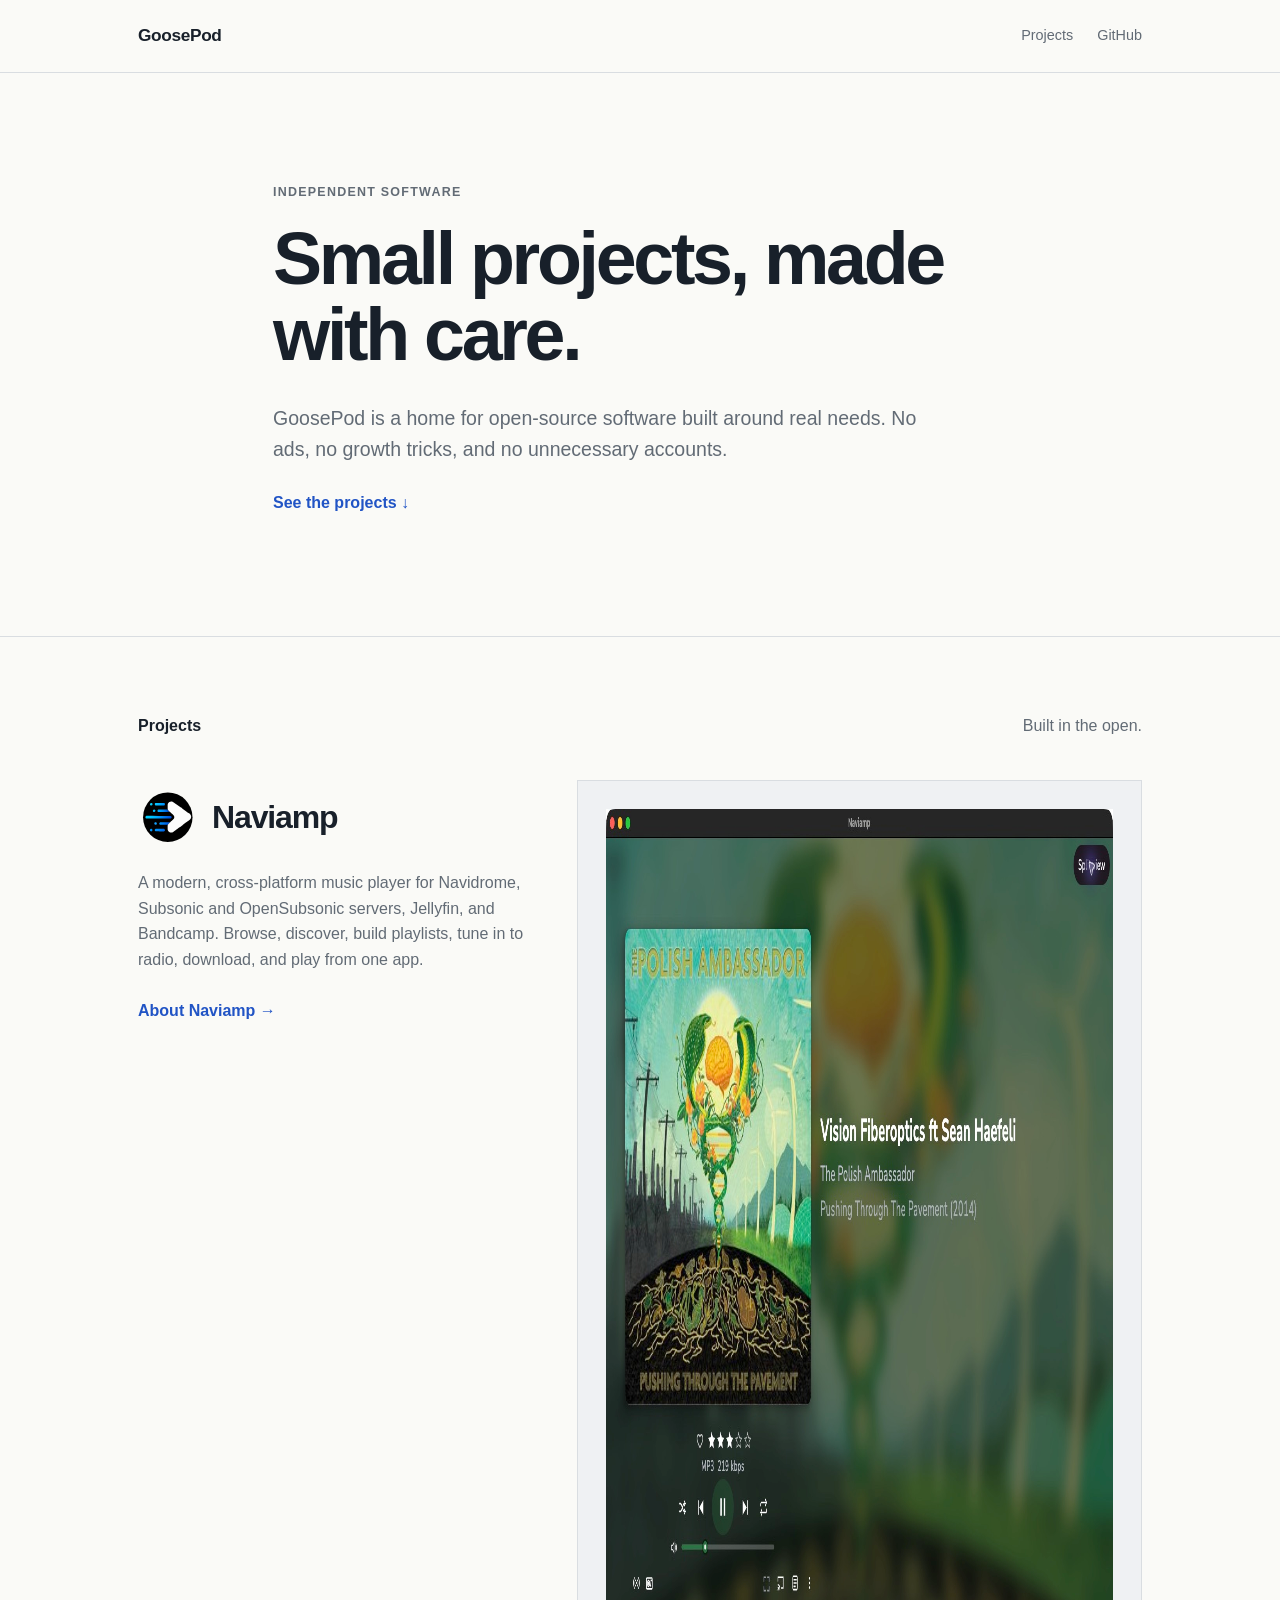
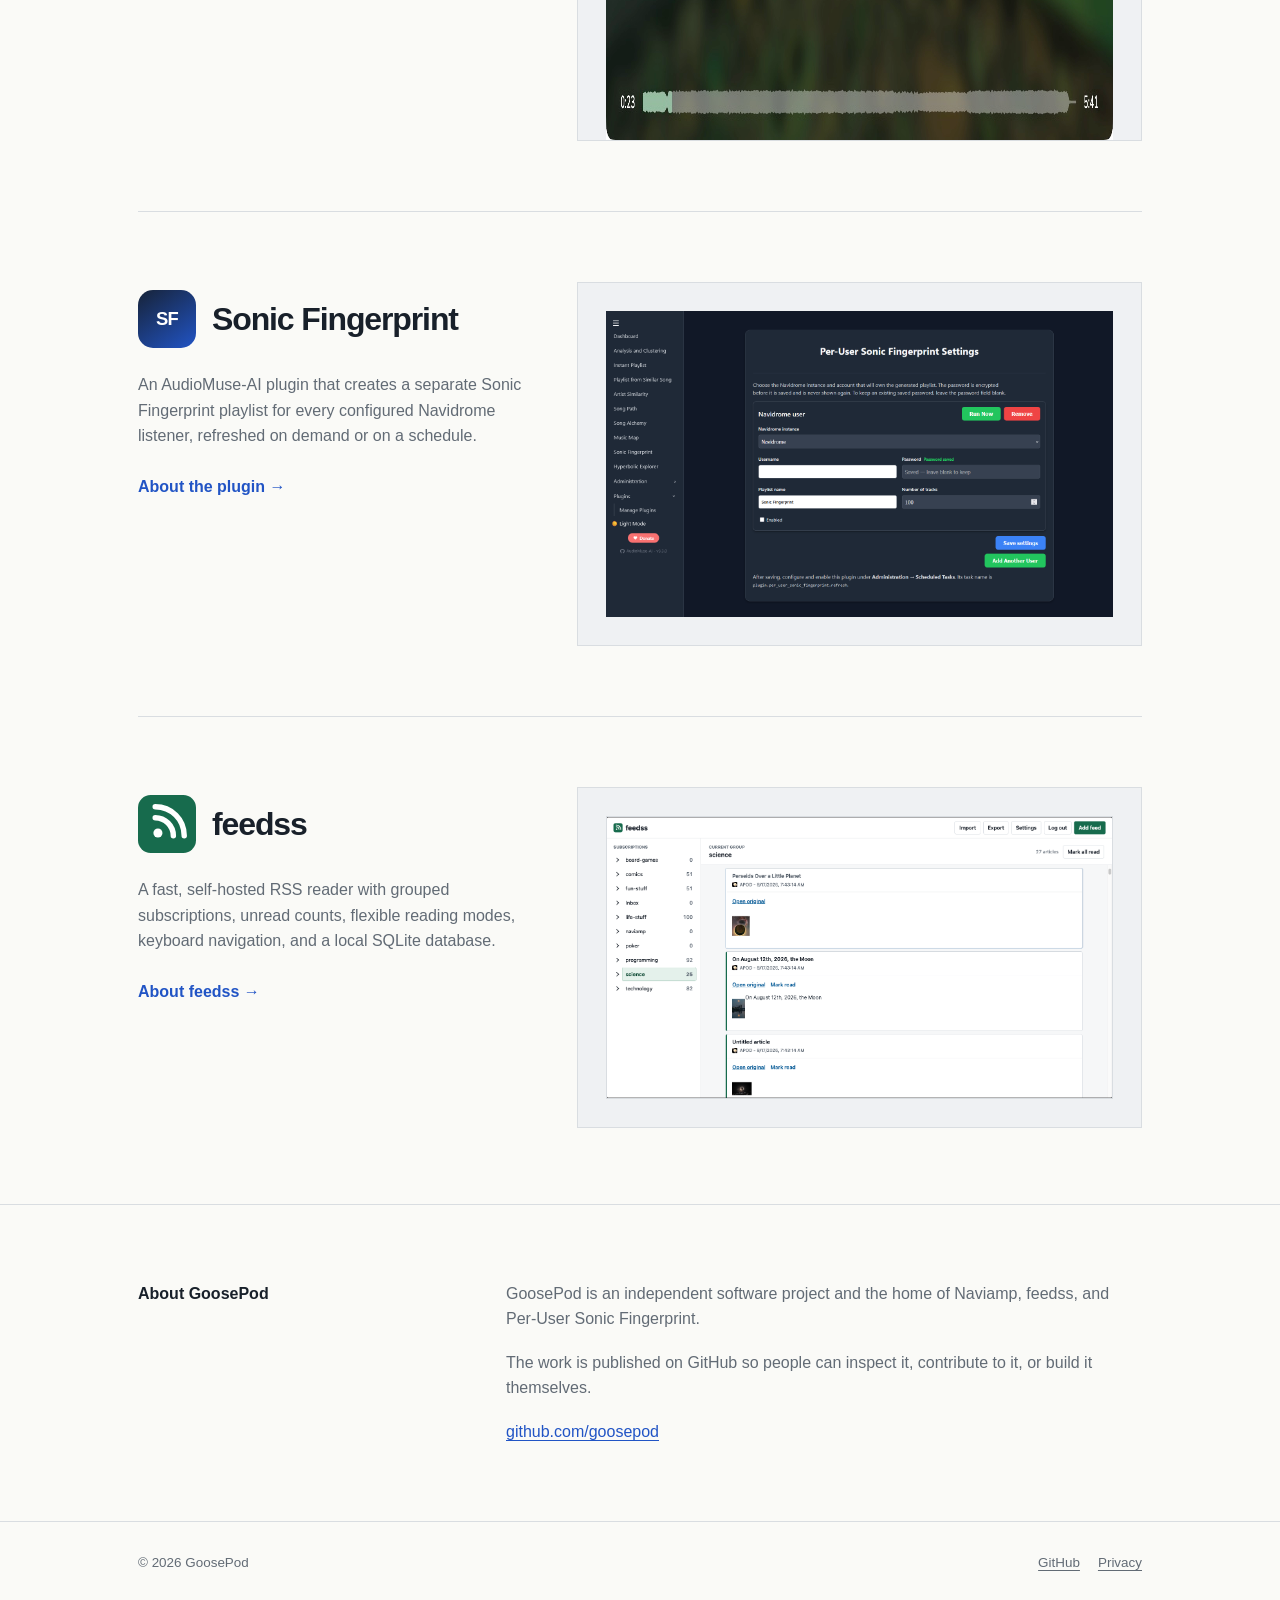
<file: index.html>
<!doctype html>
<html lang="en">
<head>
  <meta charset="utf-8">
  <meta name="viewport" content="width=device-width, initial-scale=1">
  <meta name="description" content="GoosePod makes thoughtful independent software, including Naviamp, feedss, and the Per-User Sonic Fingerprint plugin for AudioMuse-AI.">
  <meta name="theme-color" content="#fafaf7">
  <title>GoosePod — Independent software</title>
  <link rel="stylesheet" href="/styles.css">
</head>
<body>
  <header class="site-header">
    <nav class="site-nav container" aria-label="Primary navigation">
      <a class="site-name" href="/" aria-current="page">GoosePod</a>
      <div class="nav-links">
        <a href="#projects">Projects</a>
        <a href="https://github.com/goosepod">GitHub</a>
      </div>
    </nav>
  </header>

  <main>
    <section class="home-intro container">
      <p class="label">Independent software</p>
      <h1>Small projects, made with care.</h1>
      <p class="intro">GoosePod is a home for open-source software built around real needs. No ads, no growth tricks, and no unnecessary accounts.</p>
      <a class="text-link" href="#projects">See the projects ↓</a>
    </section>

    <section class="section" id="projects">
      <div class="container">
        <div class="section-title">
          <h2>Projects</h2>
          <p>Built in the open.</p>
        </div>

        <article class="project-summary">
          <div class="project-copy">
            <div class="project-identity">
              <img class="project-icon" src="/assets/naviamp/icon.svg" alt="Naviamp app icon">
              <h3>Naviamp</h3>
            </div>
            <p>A modern, cross-platform music player for Navidrome, Subsonic and OpenSubsonic servers, Jellyfin, and Bandcamp. Browse, discover, build playlists, tune in to radio, download, and play from one app.</p>
            <a class="text-link" href="/naviamp/">About Naviamp →</a>
          </div>
          <div class="project-image">
            <img src="/assets/naviamp/player-full.jpg" alt="Naviamp desktop player connected to the Navidrome demo library" width="1298" height="931">
          </div>
        </article>

        <article class="project-summary project-summary-secondary">
          <div class="project-copy">
            <div class="project-identity">
              <div class="project-mark" aria-hidden="true">SF</div>
              <h3>Sonic Fingerprint</h3>
            </div>
            <p>An AudioMuse-AI plugin that creates a separate Sonic Fingerprint playlist for every configured Navidrome listener, refreshed on demand or on a schedule.</p>
            <a class="text-link" href="/audiomuse-fingerprint/">About the plugin →</a>
          </div>
          <div class="project-image plugin-project-image">
            <img src="/assets/audiomuse-fingerprint/settings.png" alt="Per-User Sonic Fingerprint settings in AudioMuse-AI">
          </div>
        </article>

        <article class="project-summary project-summary-secondary">
          <div class="project-copy">
            <div class="project-identity">
              <img class="project-icon" src="/assets/feedss/icon.svg" alt="feedss app icon">
              <h3>feedss</h3>
            </div>
            <p>A fast, self-hosted RSS reader with grouped subscriptions, unread counts, flexible reading modes, keyboard navigation, and a local SQLite database.</p>
            <a class="text-link" href="/feedss/">About feedss →</a>
          </div>
          <div class="project-image feedss-project-image">
            <img src="/assets/feedss/reader.png" alt="feedss showing grouped subscriptions and expanded NASA astronomy articles">
          </div>
        </article>
      </div>
    </section>

    <section class="section">
      <div class="container about-grid">
        <h2>About GoosePod</h2>
        <div>
          <p>GoosePod is an independent software project and the home of Naviamp, feedss, and Per-User Sonic Fingerprint.</p>
          <p>The work is published on GitHub so people can inspect it, contribute to it, or build it themselves.</p>
          <a href="https://github.com/goosepod">github.com/goosepod</a>
        </div>
      </div>
    </section>
  </main>

  <footer class="site-footer">
    <div class="container footer-row">
      <span>© 2026 GoosePod</span>
      <div class="footer-links"><a href="https://github.com/goosepod">GitHub</a><a href="/naviamp/privacy/">Privacy</a></div>
    </div>
  </footer>
</body>
</html>
</file>
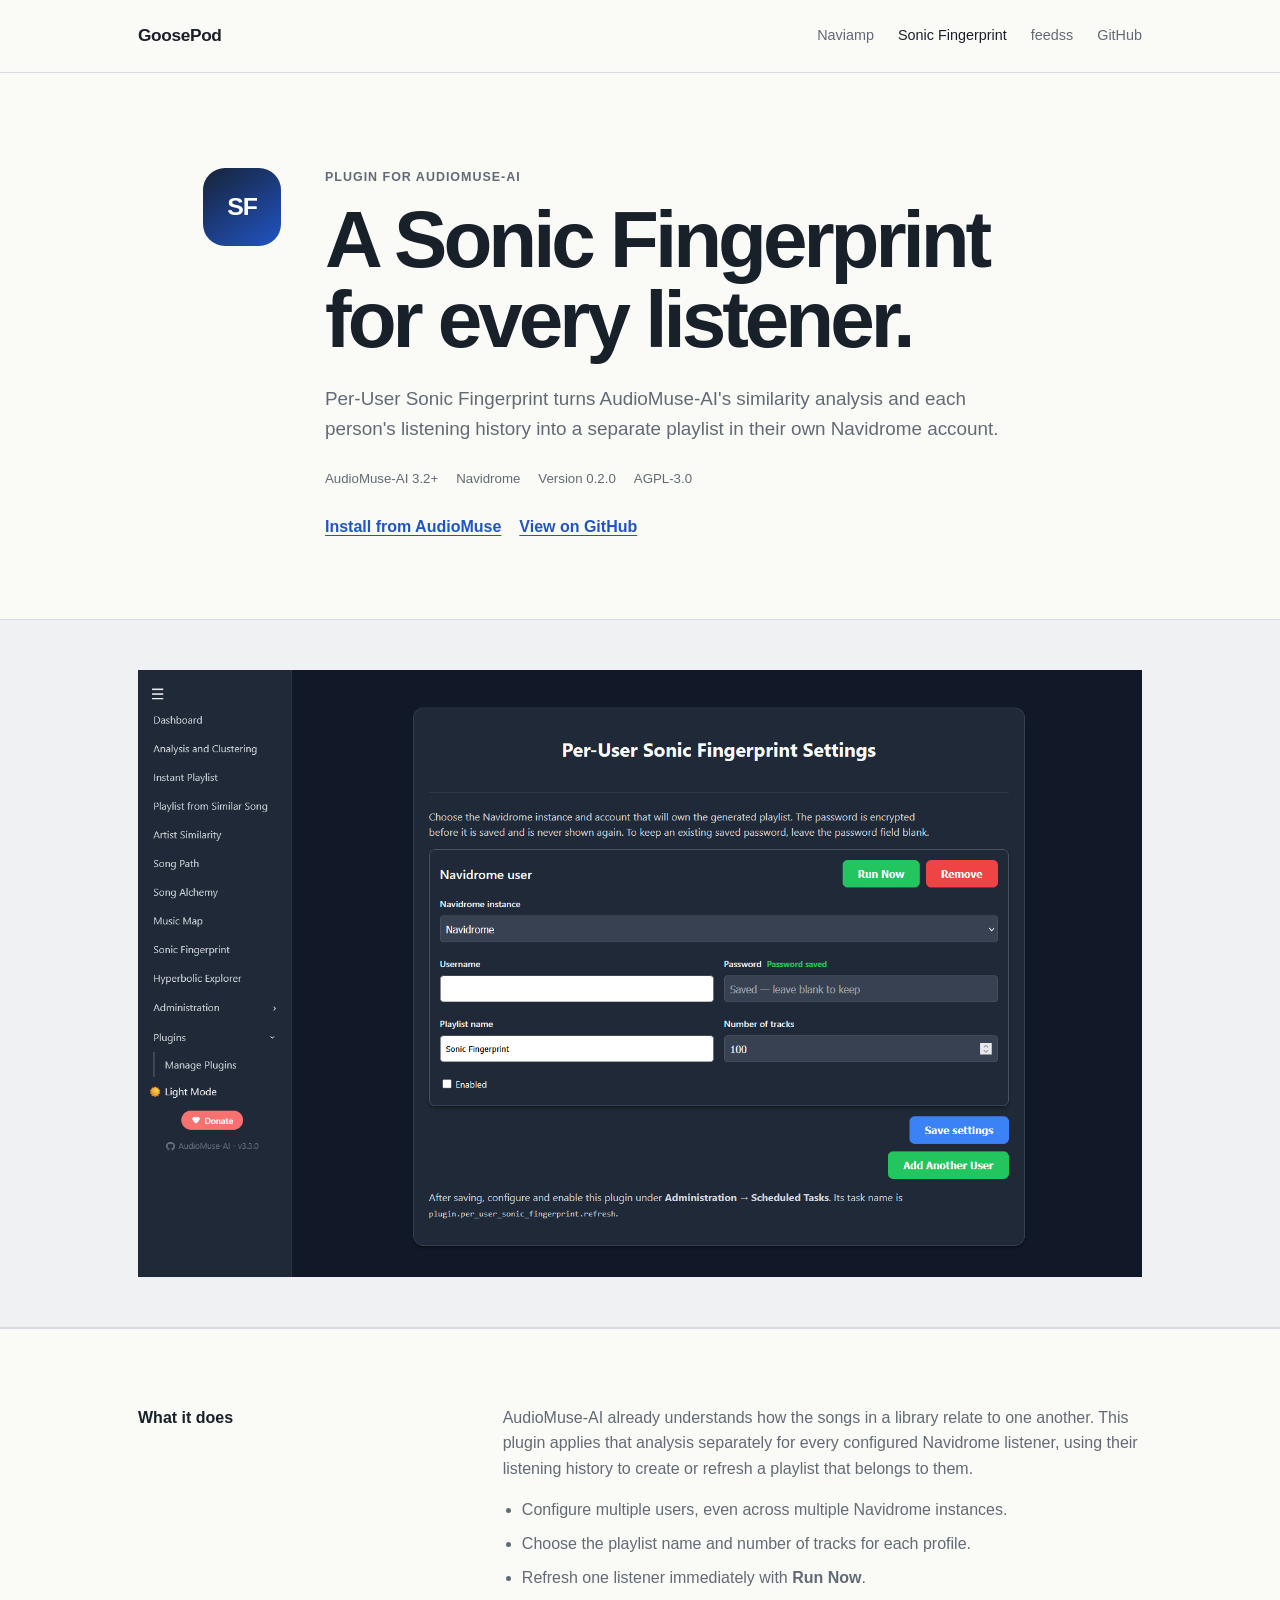
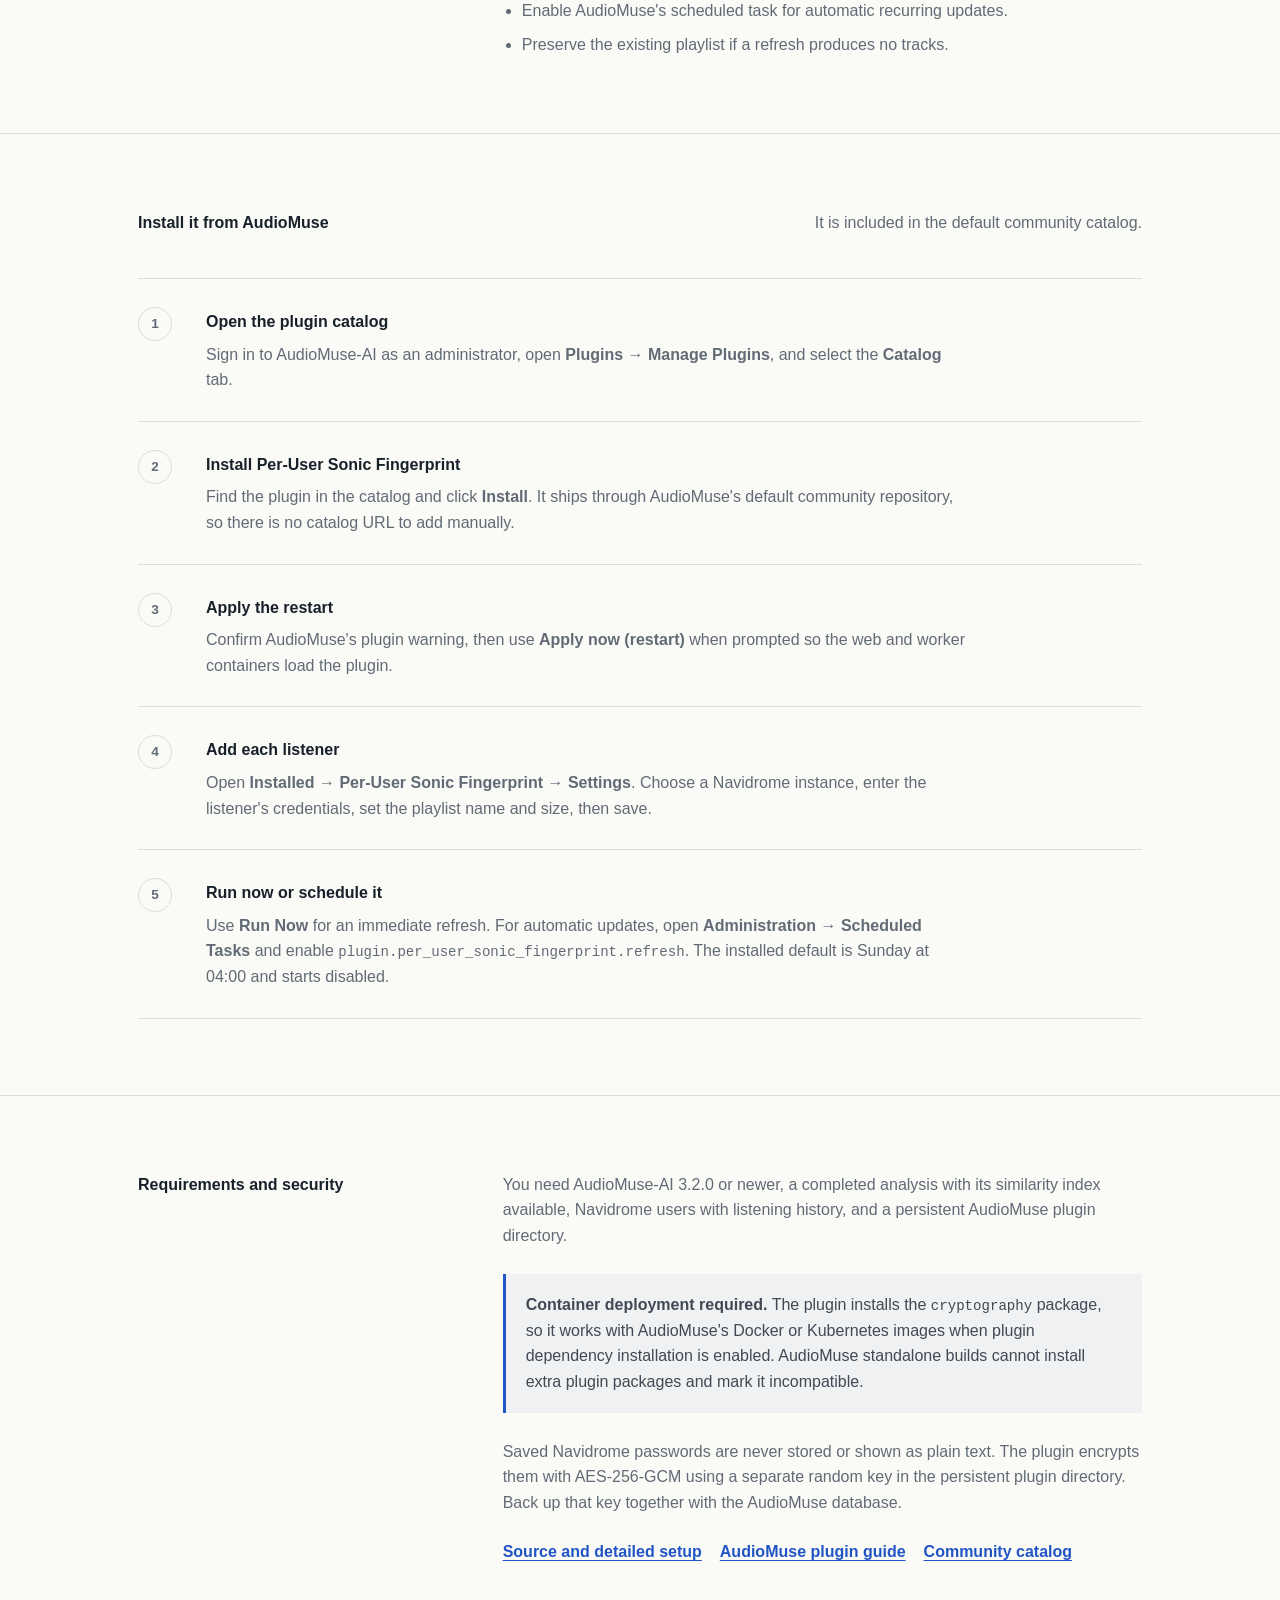
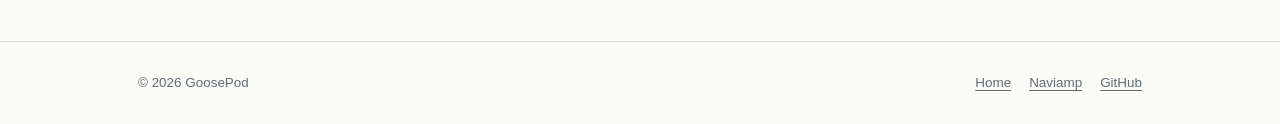
<file: audiomuse-fingerprint/index.html>
<!doctype html>
<html lang="en">
<head>
  <meta charset="utf-8">
  <meta name="viewport" content="width=device-width, initial-scale=1">
  <meta name="description" content="Per-User Sonic Fingerprint is an AudioMuse-AI plugin that creates a personal Sonic Fingerprint playlist for each Navidrome user.">
  <meta name="theme-color" content="#fafaf7">
  <meta property="og:title" content="Per-User Sonic Fingerprint — AudioMuse-AI plugin">
  <meta property="og:description" content="Give every Navidrome listener a personal Sonic Fingerprint playlist, refreshed by AudioMuse-AI on demand or on a schedule.">
  <meta property="og:image" content="https://goosepod.com/assets/audiomuse-fingerprint/settings.png">
  <meta property="og:type" content="website">
  <meta property="og:url" content="https://goosepod.com/audiomuse-fingerprint/">
  <title>Per-User Sonic Fingerprint — GoosePod</title>
  <link rel="stylesheet" href="/styles.css">
</head>
<body>
  <header class="site-header">
    <nav class="site-nav container" aria-label="Primary navigation">
      <a class="site-name" href="/">GoosePod</a>
      <div class="nav-links">
        <a href="/naviamp/">Naviamp</a>
        <a href="/audiomuse-fingerprint/" aria-current="page">Sonic Fingerprint</a>
        <a href="/feedss/">feedss</a>
        <a href="https://github.com/goosepod/audiomuse-fingerprint-plugin">GitHub</a>
      </div>
    </nav>
  </header>

  <main>
    <section class="product-intro container">
      <div class="product-mark" aria-hidden="true">SF</div>
      <div>
        <p class="product-status">Plugin for AudioMuse-AI</p>
        <h1>A Sonic Fingerprint for every listener.</h1>
        <p class="intro">Per-User Sonic Fingerprint turns AudioMuse-AI's similarity analysis and each person's listening history into a separate playlist in their own Navidrome account.</p>
        <div class="meta-list" aria-label="Plugin details"><span>AudioMuse-AI 3.2+</span><span>Navidrome</span><span>Version 0.2.0</span><span>AGPL-3.0</span></div>
        <div class="inline-links"><a href="#install">Install from AudioMuse</a><a href="https://github.com/goosepod/audiomuse-fingerprint-plugin">View on GitHub</a></div>
      </div>
    </section>

    <section class="hero-screenshot plugin-screenshot">
      <div class="container"><img src="/assets/audiomuse-fingerprint/settings.png" alt="Per-User Sonic Fingerprint settings page in AudioMuse-AI"></div>
    </section>

    <section class="section">
      <div class="container project-details">
        <h2>What it does</h2>
        <div>
          <p>AudioMuse-AI already understands how the songs in a library relate to one another. This plugin applies that analysis separately for every configured Navidrome listener, using their listening history to create or refresh a playlist that belongs to them.</p>
          <ul class="plain-feature-list">
            <li>Configure multiple users, even across multiple Navidrome instances.</li>
            <li>Choose the playlist name and number of tracks for each profile.</li>
            <li>Refresh one listener immediately with <strong>Run Now</strong>.</li>
            <li>Enable AudioMuse's scheduled task for automatic recurring updates.</li>
            <li>Preserve the existing playlist if a refresh produces no tracks.</li>
          </ul>
        </div>
      </div>
    </section>

    <section class="section" id="install">
      <div class="container">
        <div class="section-title"><h2>Install it from AudioMuse</h2><p>It is included in the default community catalog.</p></div>
        <div class="install-steps">
          <article class="install-step"><span>1</span><div><h3>Open the plugin catalog</h3><p>Sign in to AudioMuse-AI as an administrator, open <strong>Plugins → Manage Plugins</strong>, and select the <strong>Catalog</strong> tab.</p></div></article>
          <article class="install-step"><span>2</span><div><h3>Install Per-User Sonic Fingerprint</h3><p>Find the plugin in the catalog and click <strong>Install</strong>. It ships through AudioMuse's default community repository, so there is no catalog URL to add manually.</p></div></article>
          <article class="install-step"><span>3</span><div><h3>Apply the restart</h3><p>Confirm AudioMuse's plugin warning, then use <strong>Apply now (restart)</strong> when prompted so the web and worker containers load the plugin.</p></div></article>
          <article class="install-step"><span>4</span><div><h3>Add each listener</h3><p>Open <strong>Installed → Per-User Sonic Fingerprint → Settings</strong>. Choose a Navidrome instance, enter the listener's credentials, set the playlist name and size, then save.</p></div></article>
          <article class="install-step"><span>5</span><div><h3>Run now or schedule it</h3><p>Use <strong>Run Now</strong> for an immediate refresh. For automatic updates, open <strong>Administration → Scheduled Tasks</strong> and enable <code>plugin.per_user_sonic_fingerprint.refresh</code>. The installed default is Sunday at 04:00 and starts disabled.</p></div></article>
        </div>
      </div>
    </section>

    <section class="section">
      <div class="container project-details">
        <h2>Requirements and security</h2>
        <div>
          <p>You need AudioMuse-AI 3.2.0 or newer, a completed analysis with its similarity index available, Navidrome users with listening history, and a persistent AudioMuse plugin directory.</p>
          <div class="notice"><strong>Container deployment required.</strong> The plugin installs the <code>cryptography</code> package, so it works with AudioMuse's Docker or Kubernetes images when plugin dependency installation is enabled. AudioMuse standalone builds cannot install extra plugin packages and mark it incompatible.</div>
          <p>Saved Navidrome passwords are never stored or shown as plain text. The plugin encrypts them with AES-256-GCM using a separate random key in the persistent plugin directory. Back up that key together with the AudioMuse database.</p>
          <div class="inline-links"><a href="https://github.com/goosepod/audiomuse-fingerprint-plugin">Source and detailed setup</a><a href="https://github.com/NeptuneHub/AudioMuse-AI/blob/main/docs/PLUGIN.md">AudioMuse plugin guide</a><a href="https://github.com/NeptuneHub/AudioMuse-AI-plugins">Community catalog</a></div>
        </div>
      </div>
    </section>
  </main>

  <footer class="site-footer">
    <div class="container footer-row"><span>© 2026 GoosePod</span><div class="footer-links"><a href="/">Home</a><a href="/naviamp/">Naviamp</a><a href="https://github.com/goosepod/audiomuse-fingerprint-plugin">GitHub</a></div></div>
  </footer>
</body>
</html>
</file>
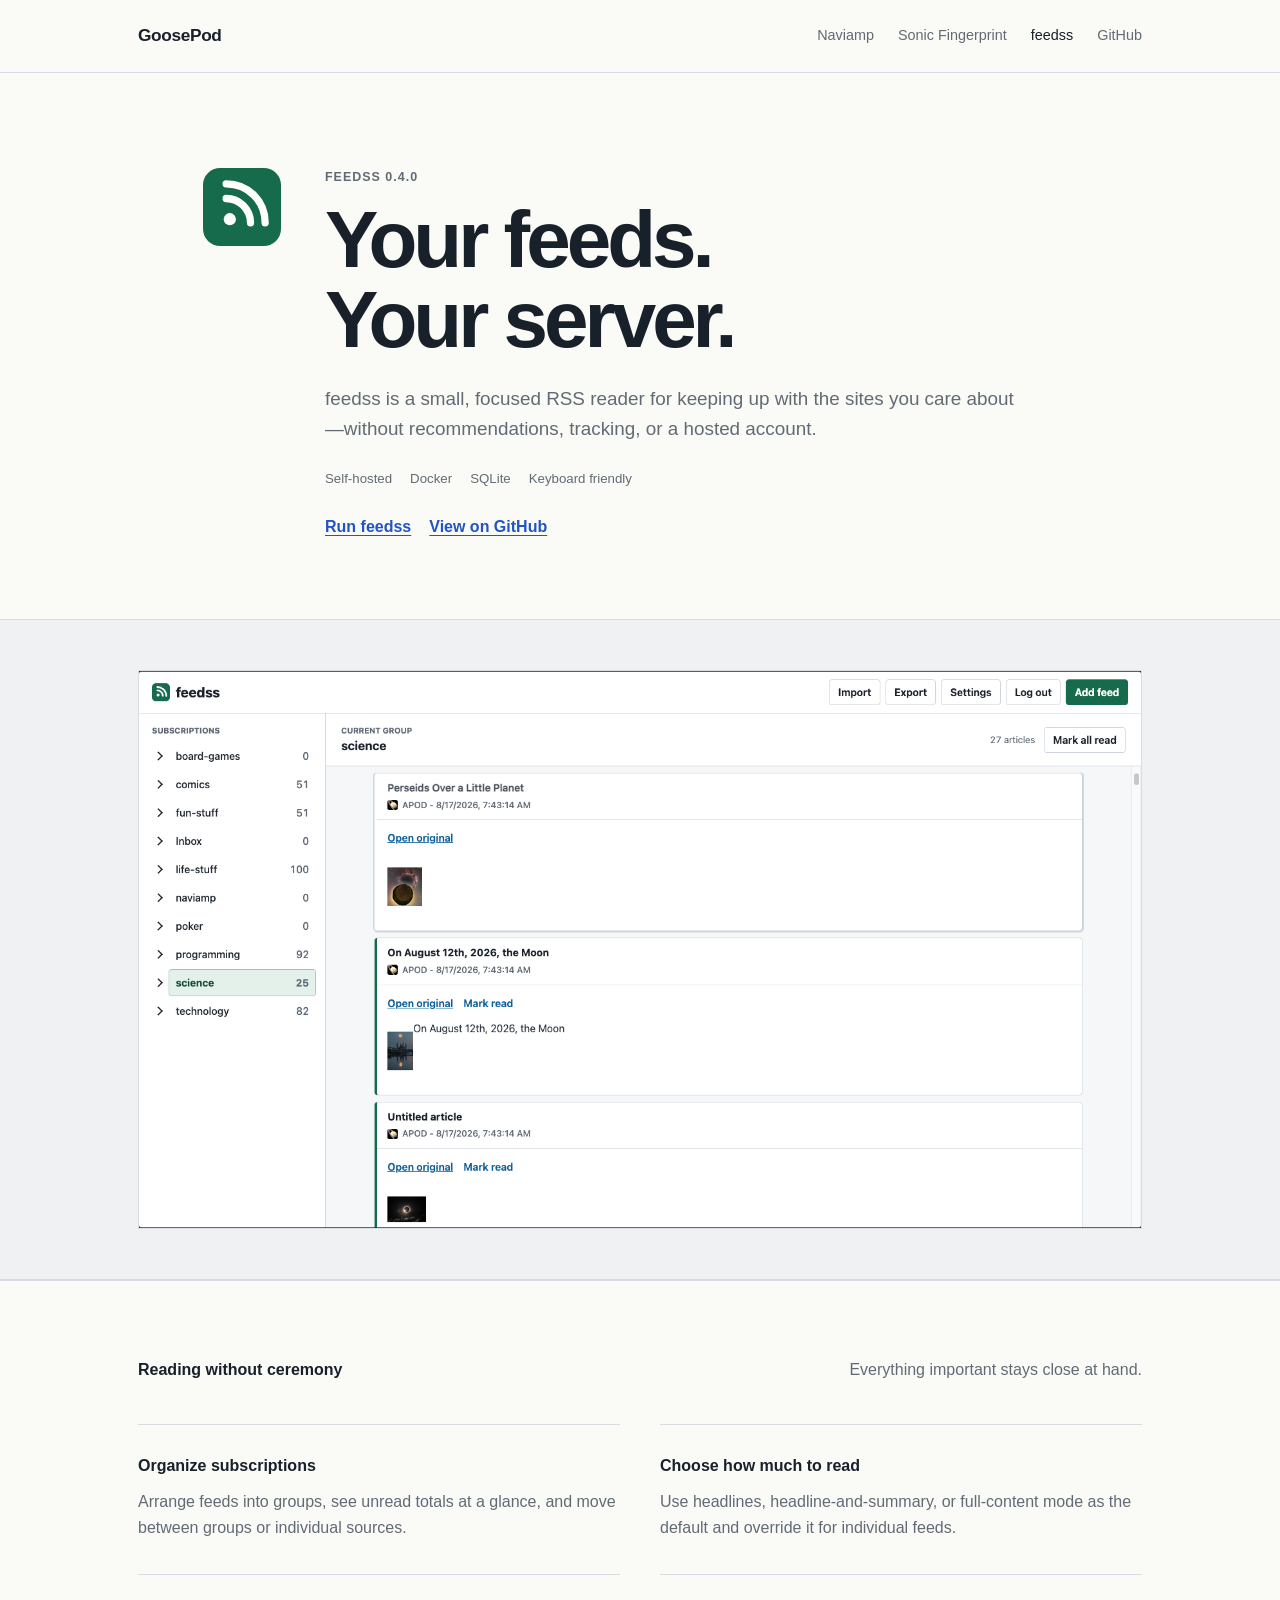
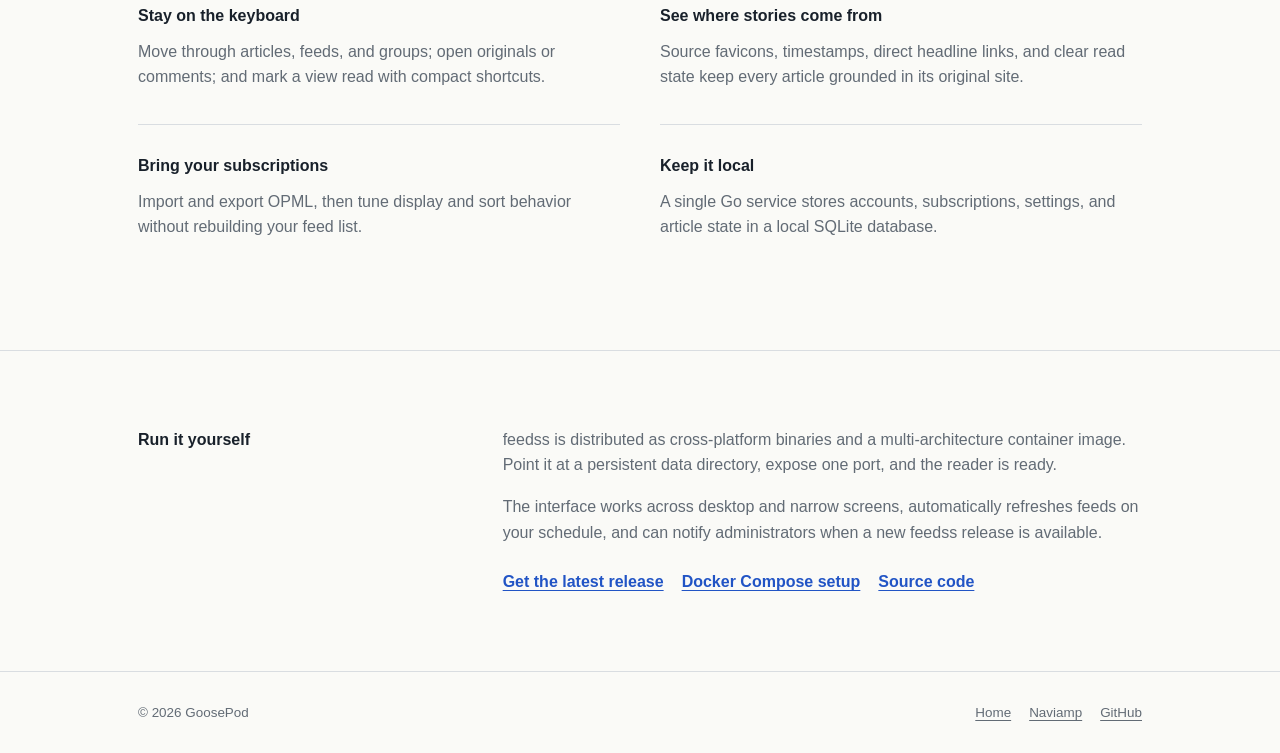
<file: feedss/index.html>
<!doctype html>
<html lang="en">
<head>
  <meta charset="utf-8">
  <meta name="viewport" content="width=device-width, initial-scale=1">
  <meta name="description" content="feedss is a fast, self-hosted RSS reader with grouped subscriptions, per-feed reading modes, keyboard navigation, and a local SQLite database.">
  <meta name="theme-color" content="#176b4d">
  <meta property="og:title" content="feedss — A focused, self-hosted RSS reader">
  <meta property="og:description" content="Keep up with the sites you care about in a fast, focused reader you host yourself.">
  <meta property="og:image" content="https://goosepod.com/assets/feedss/reader.png">
  <meta property="og:type" content="website">
  <meta property="og:url" content="https://goosepod.com/feedss/">
  <title>feedss — A focused, self-hosted RSS reader</title>
  <link rel="icon" type="image/svg+xml" href="/assets/feedss/icon.svg">
  <link rel="stylesheet" href="/styles.css">
</head>
<body>
  <header class="site-header">
    <nav class="site-nav container" aria-label="Primary navigation">
      <a class="site-name" href="/">GoosePod</a>
      <div class="nav-links">
        <a href="/naviamp/">Naviamp</a>
        <a href="/audiomuse-fingerprint/">Sonic Fingerprint</a>
        <a href="/feedss/" aria-current="page">feedss</a>
        <a href="https://github.com/goosepod/feedss">GitHub</a>
      </div>
    </nav>
  </header>

  <main>
    <section class="product-intro container">
      <img src="/assets/feedss/icon.svg" alt="feedss app icon">
      <div>
        <p class="product-status">feedss 0.4.0</p>
        <h1>Your feeds.<br>Your server.</h1>
        <p class="intro">feedss is a small, focused RSS reader for keeping up with the sites you care about—without recommendations, tracking, or a hosted account.</p>
        <div class="meta-list" aria-label="Project details"><span>Self-hosted</span><span>Docker</span><span>SQLite</span><span>Keyboard friendly</span></div>
        <div class="inline-links"><a href="https://github.com/goosepod/feedss#run-with-docker-compose">Run feedss</a><a href="https://github.com/goosepod/feedss">View on GitHub</a></div>
      </div>
    </section>

    <section class="hero-screenshot feedss-screenshot">
      <div class="container"><img src="/assets/feedss/reader.png" alt="feedss showing grouped subscriptions and expanded NASA astronomy articles"></div>
    </section>

    <section class="section">
      <div class="container">
        <div class="section-title"><h2>Reading without ceremony</h2><p>Everything important stays close at hand.</p></div>
        <div class="feature-grid">
          <article class="feature-card"><h3>Organize subscriptions</h3><p>Arrange feeds into groups, see unread totals at a glance, and move between groups or individual sources.</p></article>
          <article class="feature-card"><h3>Choose how much to read</h3><p>Use headlines, headline-and-summary, or full-content mode as the default and override it for individual feeds.</p></article>
          <article class="feature-card"><h3>Stay on the keyboard</h3><p>Move through articles, feeds, and groups; open originals or comments; and mark a view read with compact shortcuts.</p></article>
          <article class="feature-card"><h3>See where stories come from</h3><p>Source favicons, timestamps, direct headline links, and clear read state keep every article grounded in its original site.</p></article>
          <article class="feature-card"><h3>Bring your subscriptions</h3><p>Import and export OPML, then tune display and sort behavior without rebuilding your feed list.</p></article>
          <article class="feature-card"><h3>Keep it local</h3><p>A single Go service stores accounts, subscriptions, settings, and article state in a local SQLite database.</p></article>
        </div>
      </div>
    </section>

    <section class="section">
      <div class="container project-details">
        <h2>Run it yourself</h2>
        <div>
          <p>feedss is distributed as cross-platform binaries and a multi-architecture container image. Point it at a persistent data directory, expose one port, and the reader is ready.</p>
          <p>The interface works across desktop and narrow screens, automatically refreshes feeds on your schedule, and can notify administrators when a new feedss release is available.</p>
          <div class="inline-links"><a href="https://github.com/goosepod/feedss/releases">Get the latest release</a><a href="https://github.com/goosepod/feedss#run-with-docker-compose">Docker Compose setup</a><a href="https://github.com/goosepod/feedss">Source code</a></div>
        </div>
      </div>
    </section>
  </main>

  <footer class="site-footer">
    <div class="container footer-row"><span>© 2026 GoosePod</span><div class="footer-links"><a href="/">Home</a><a href="/naviamp/">Naviamp</a><a href="https://github.com/goosepod/feedss">GitHub</a></div></div>
  </footer>
</body>
</html>
</file>
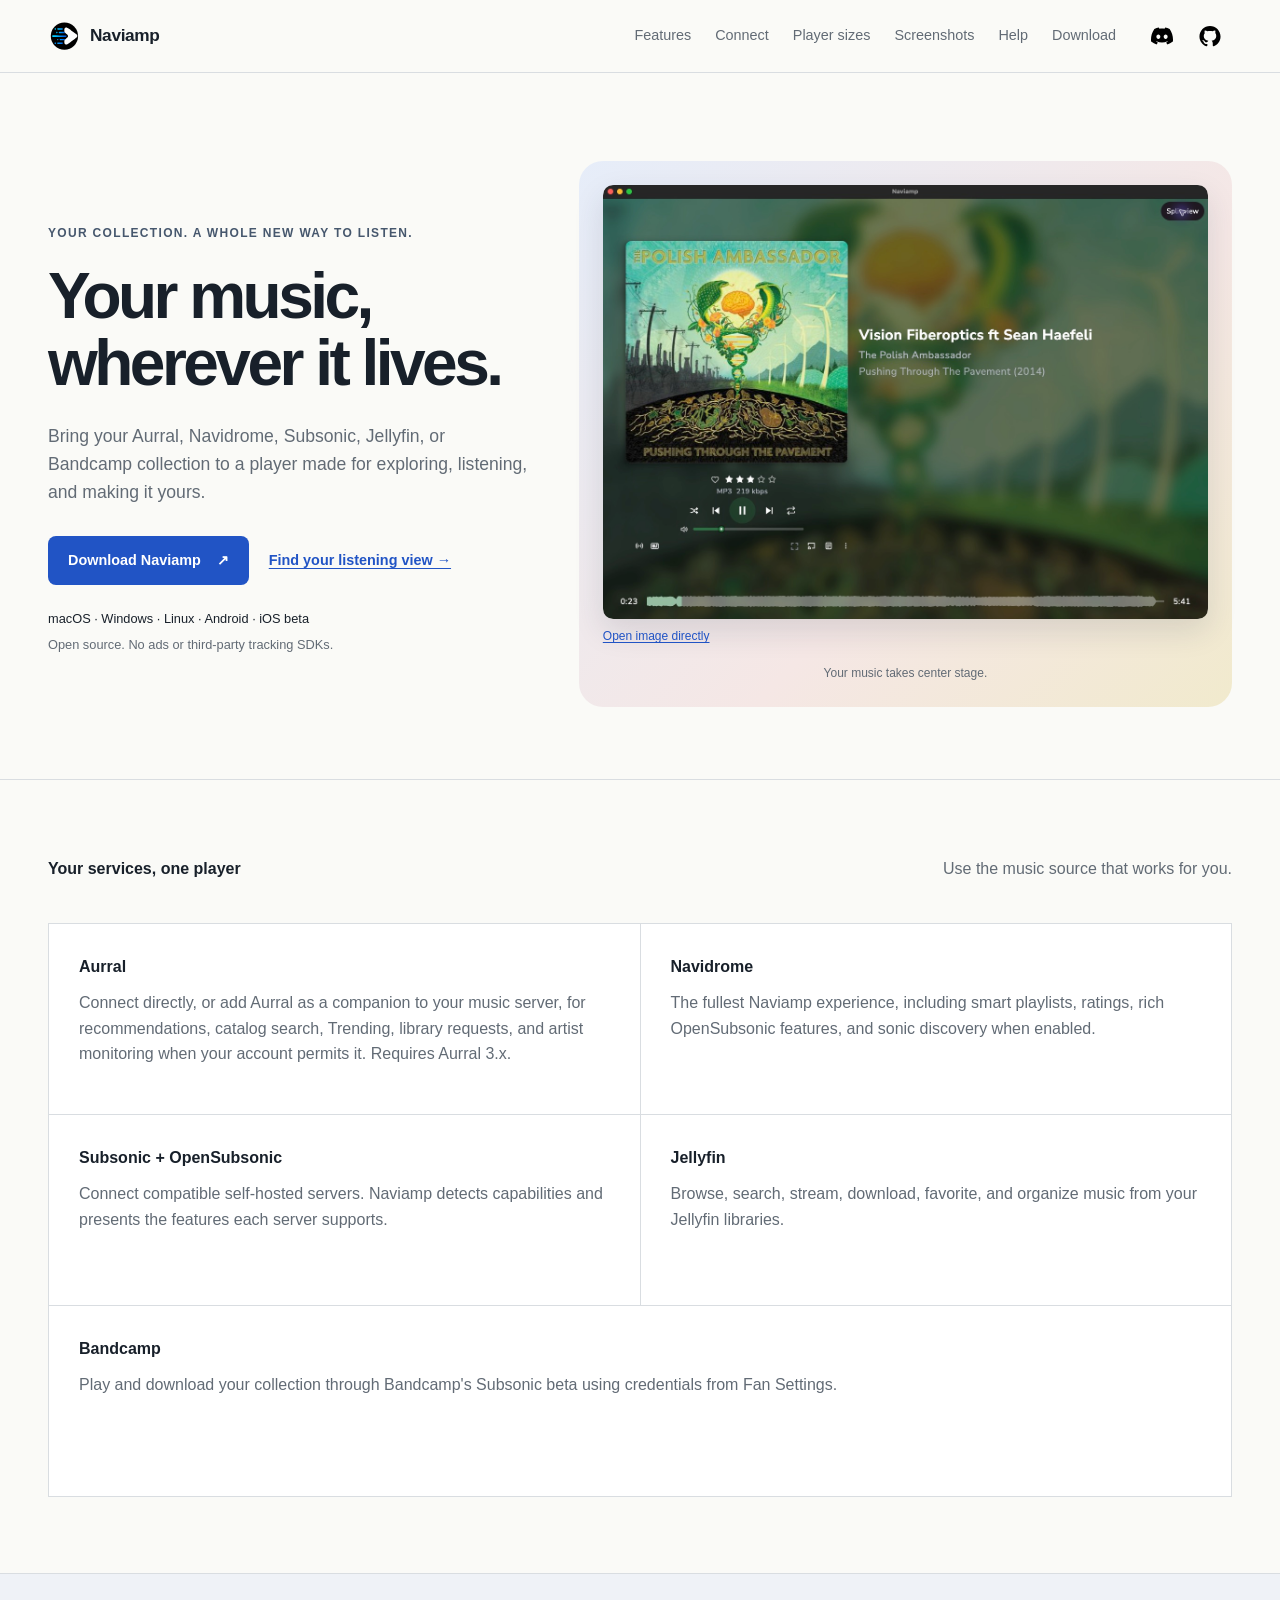
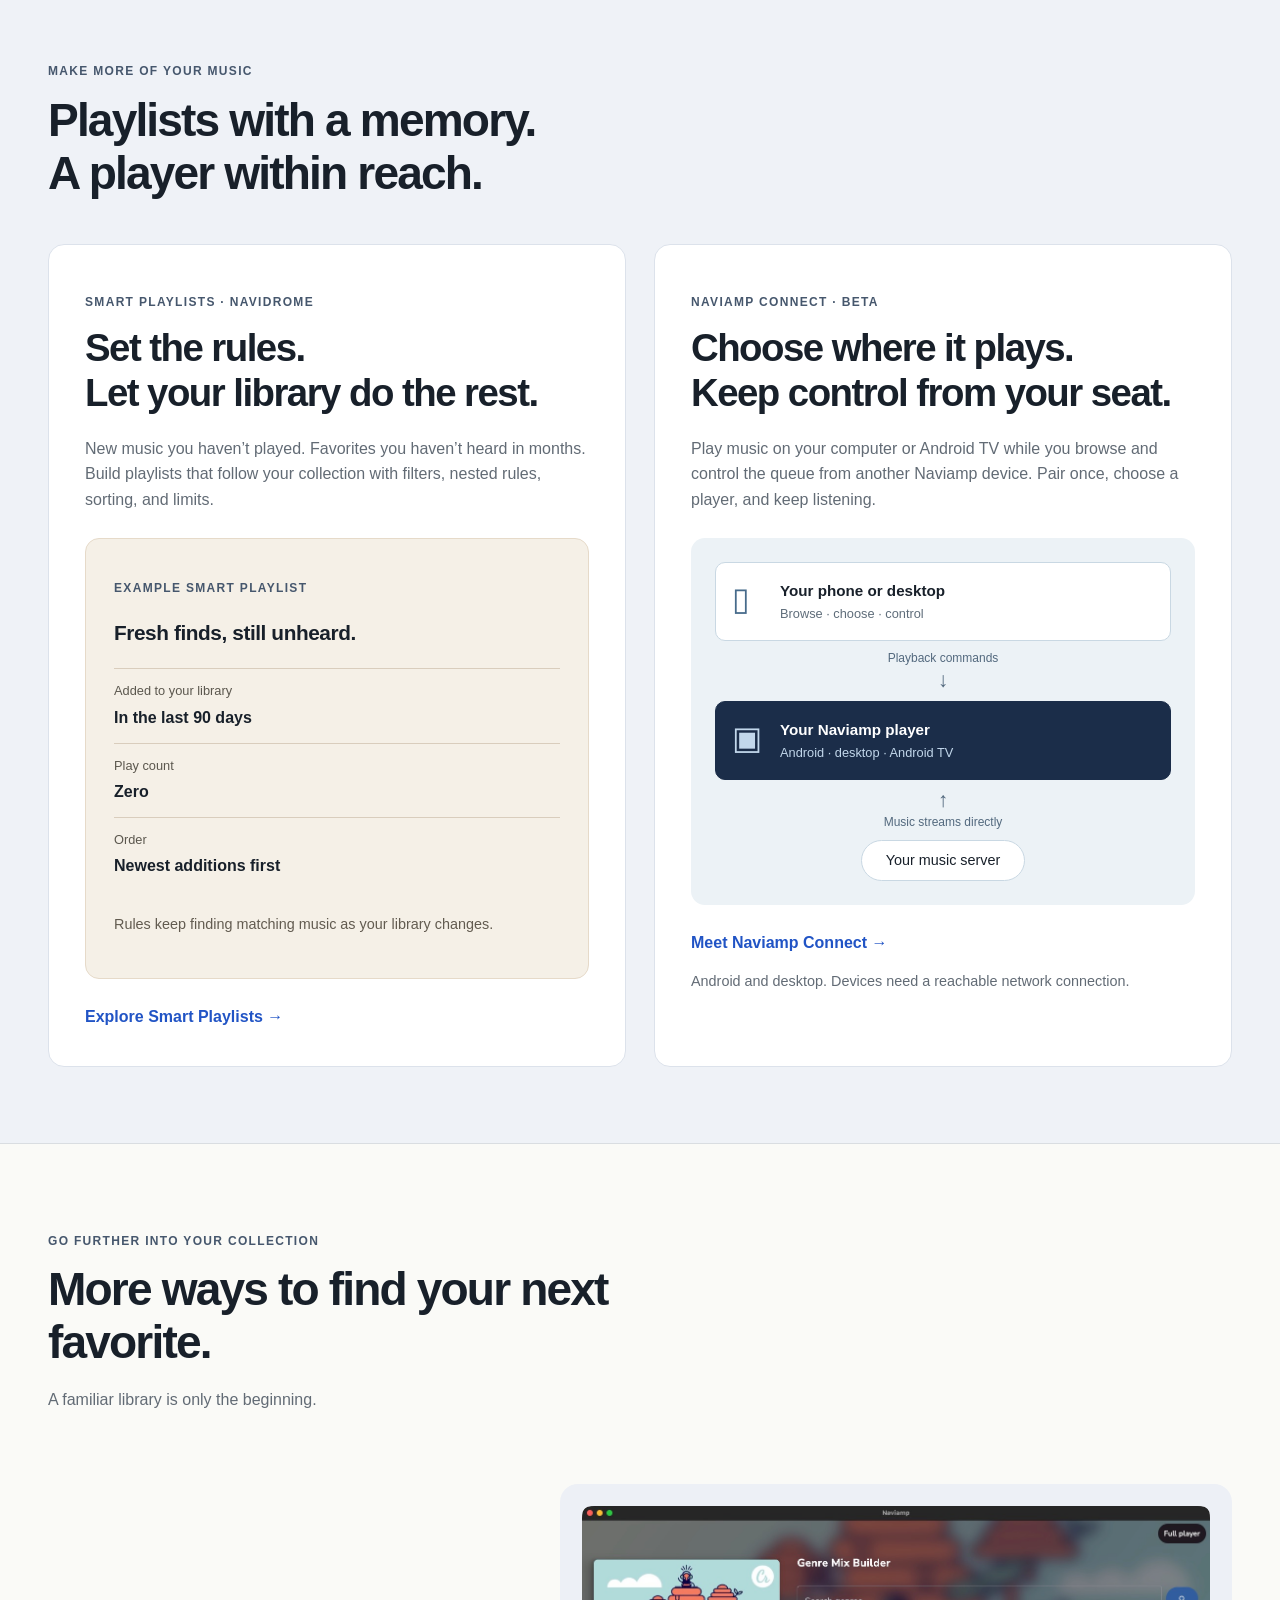
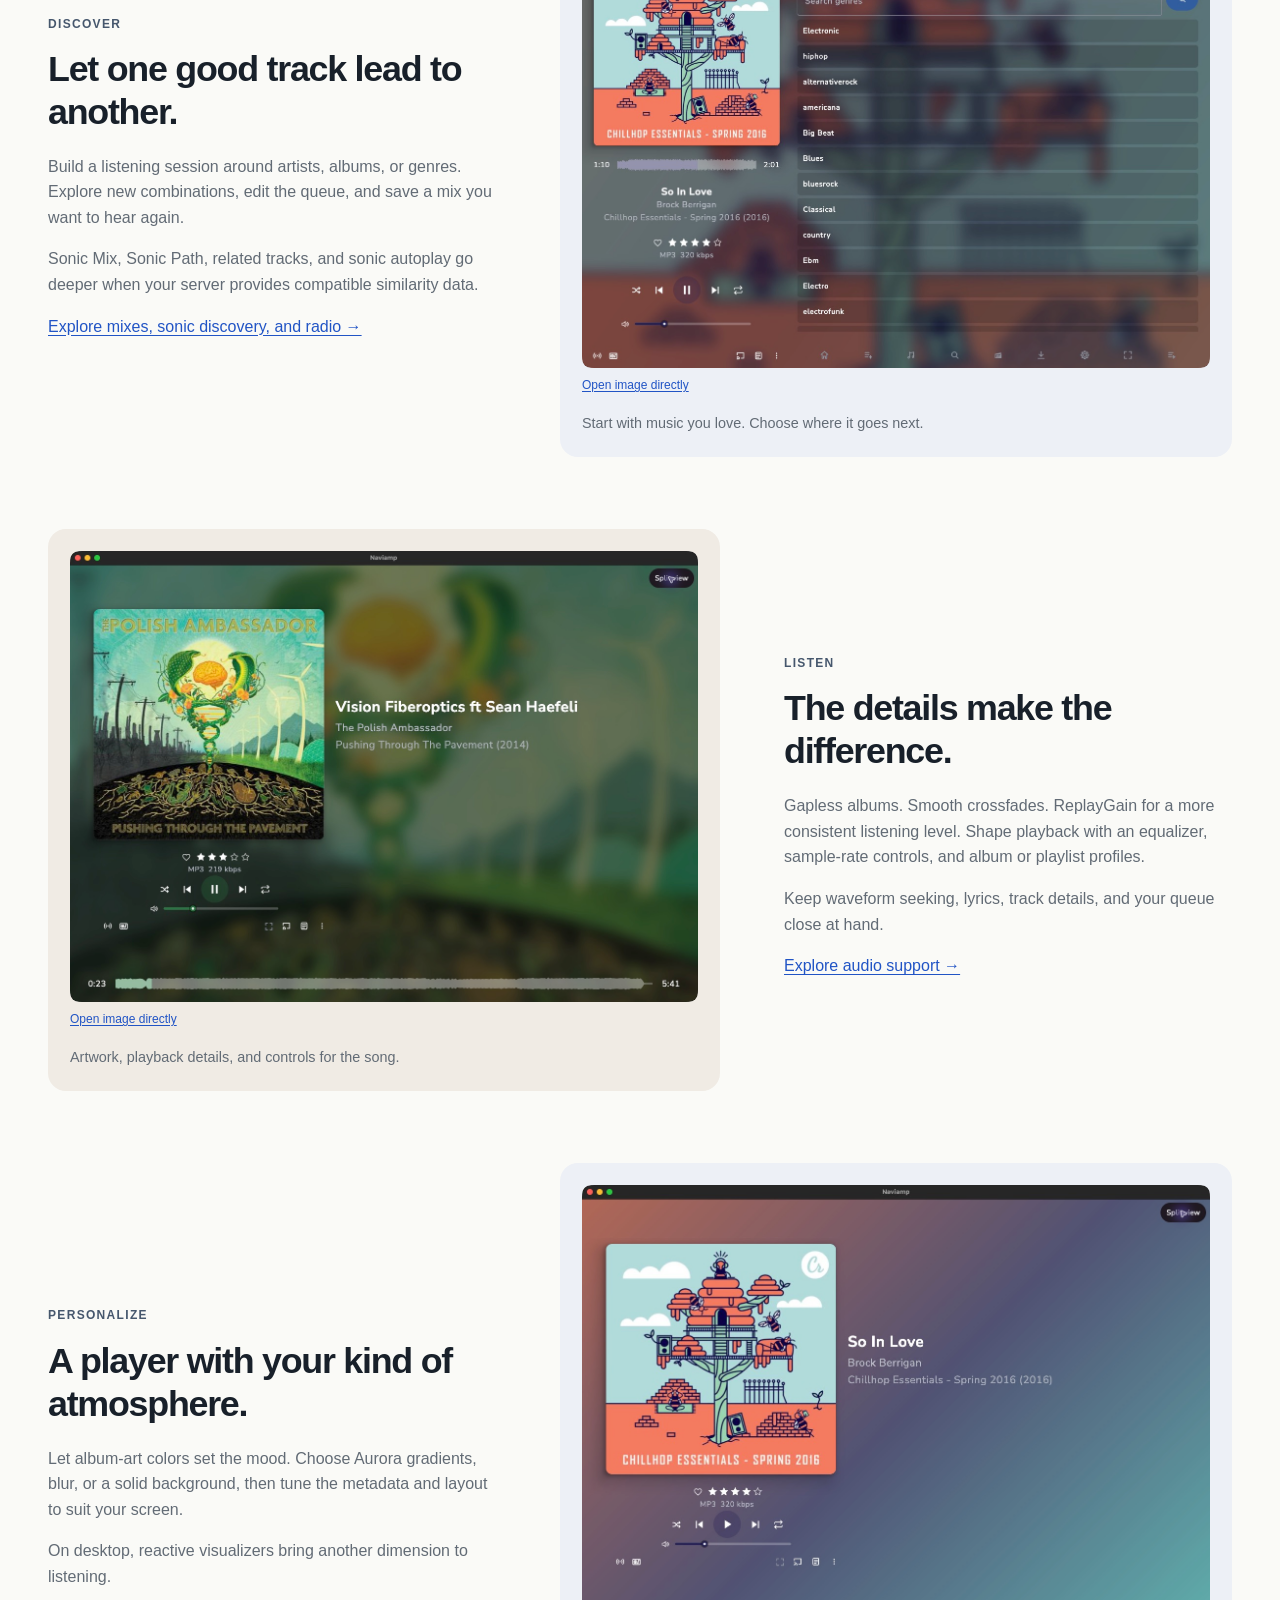
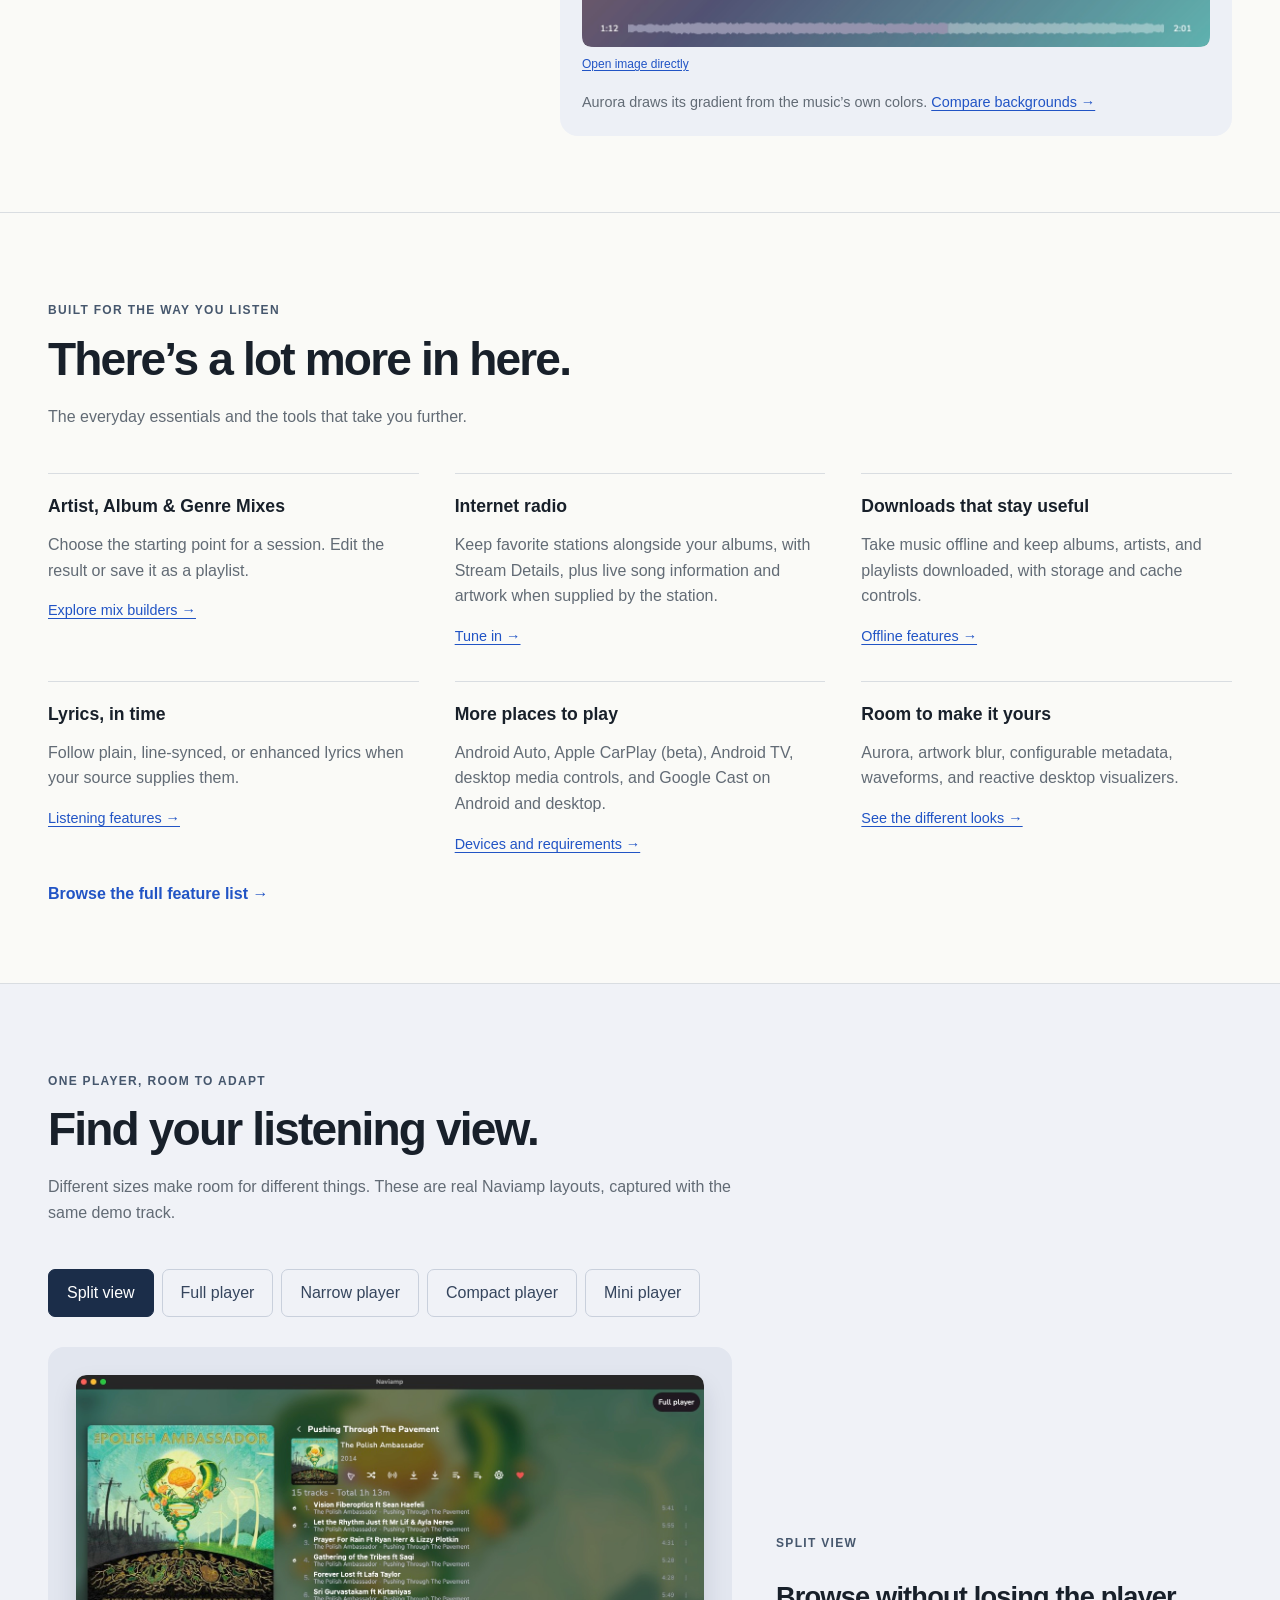
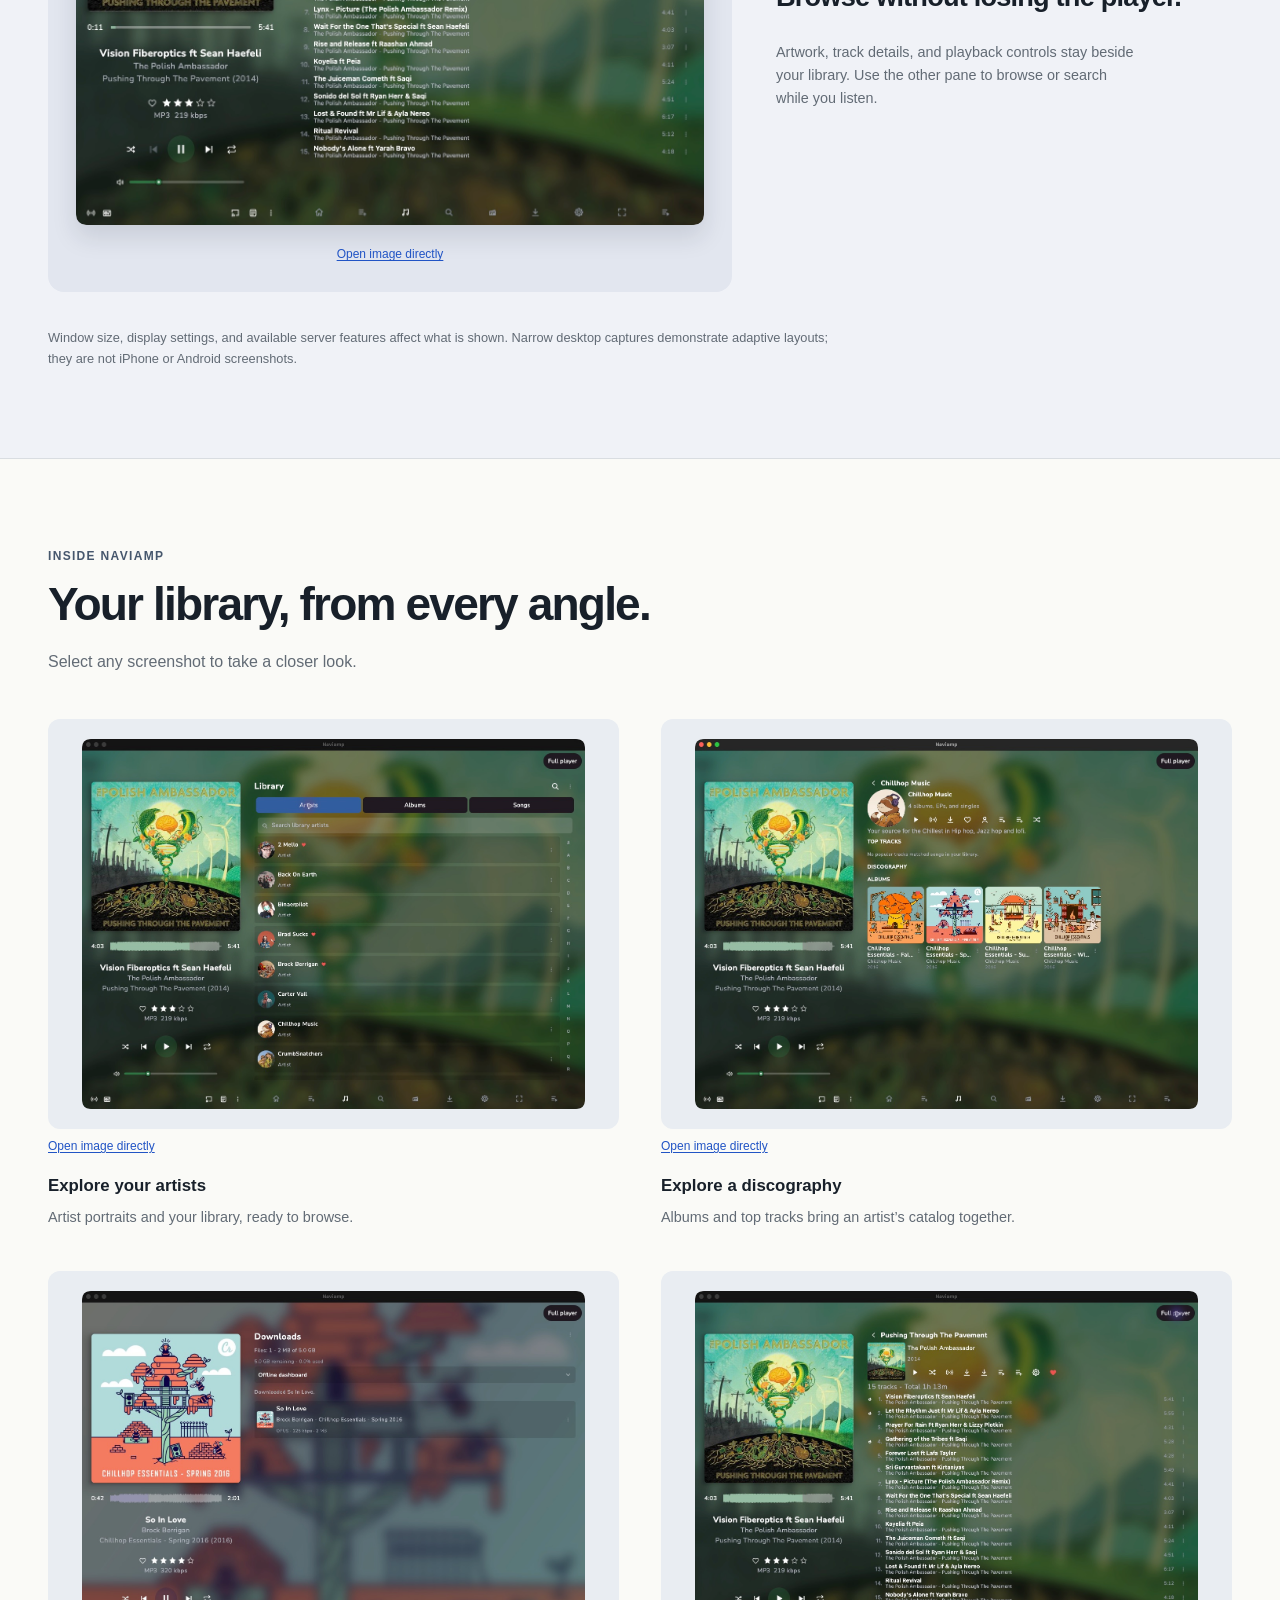
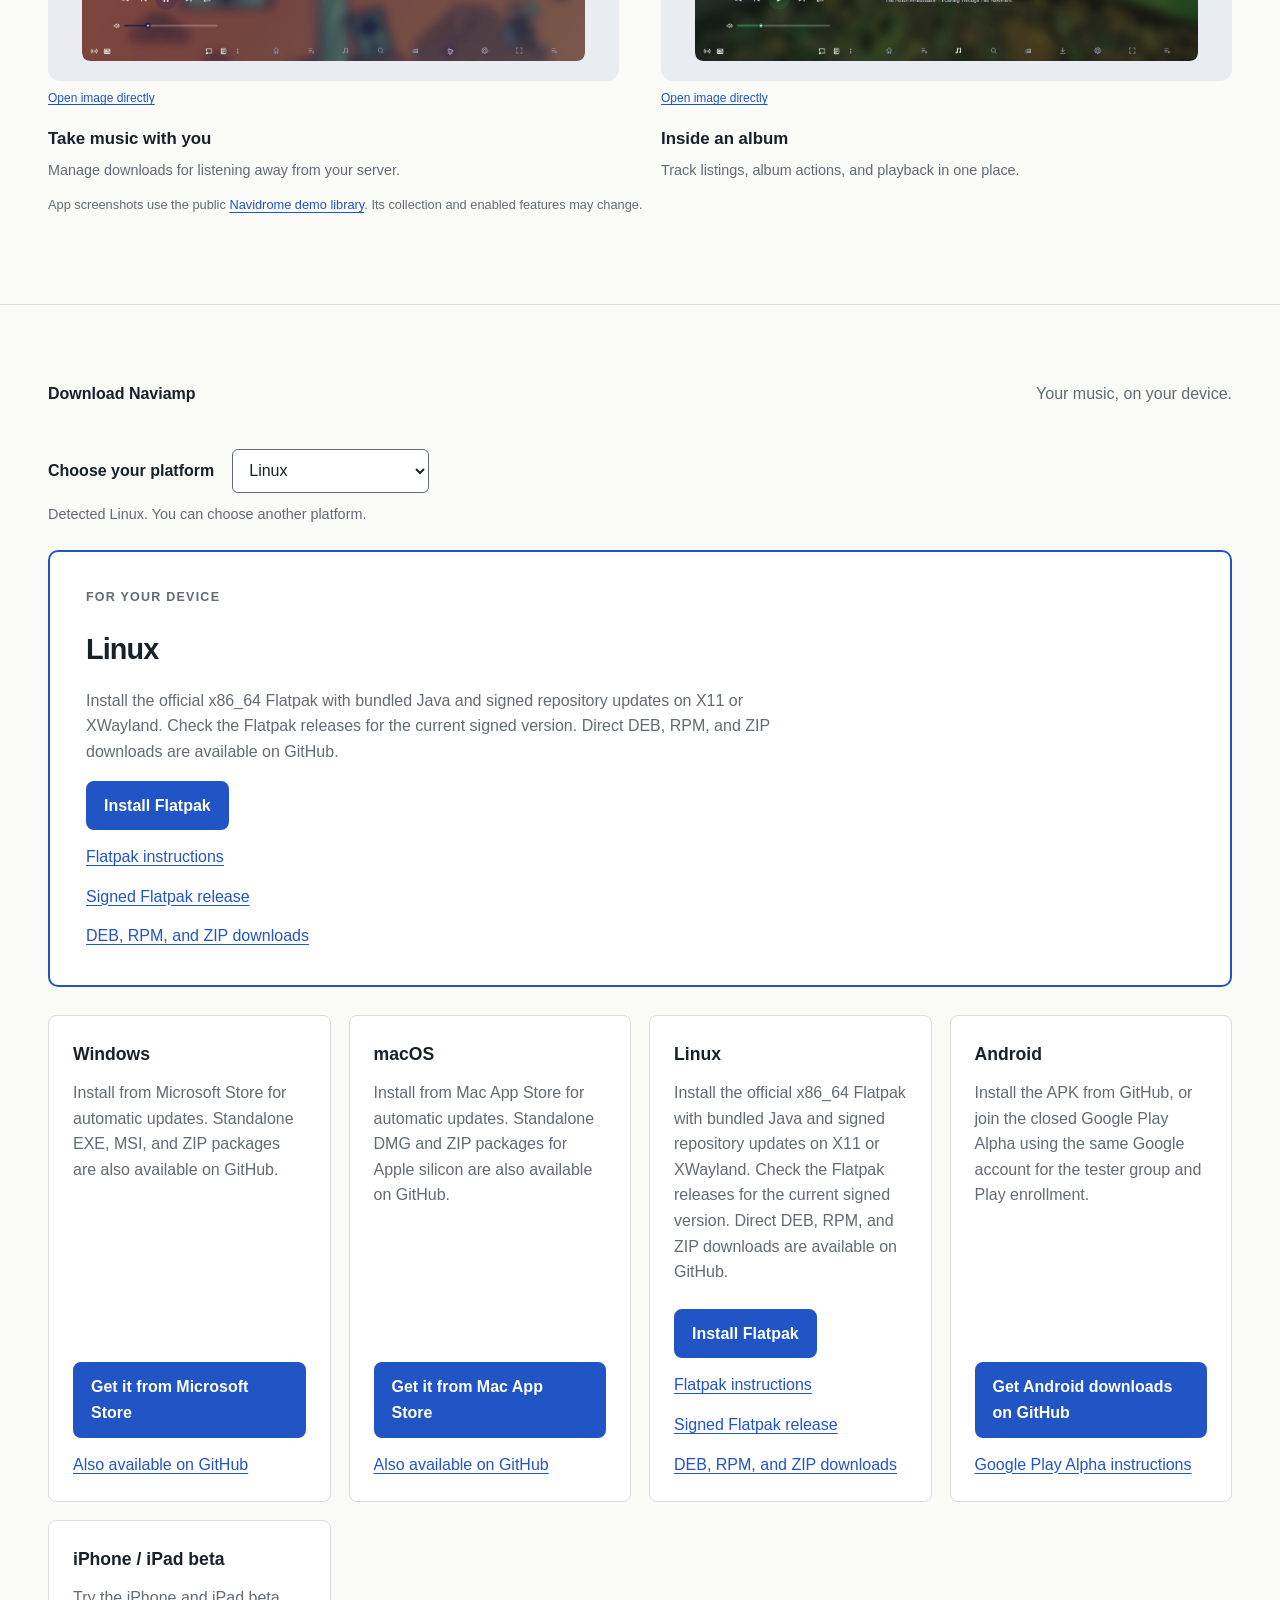
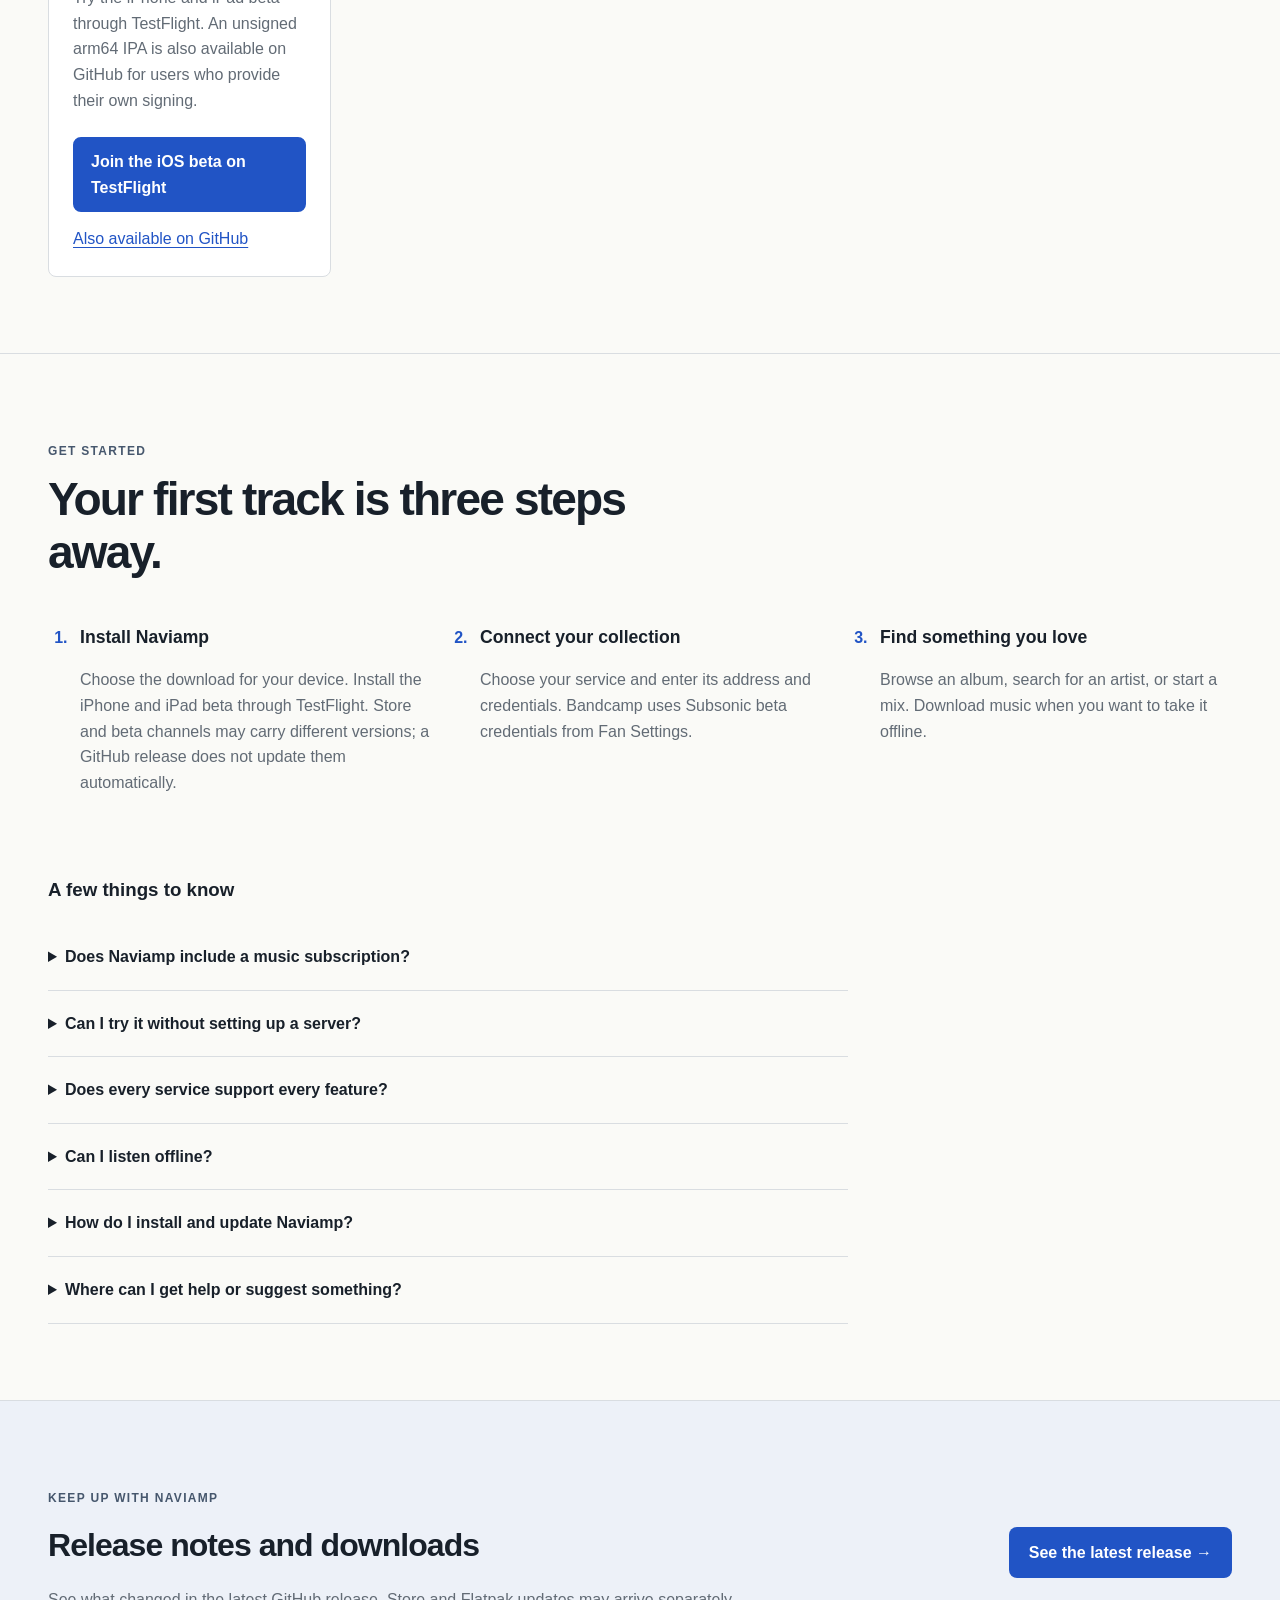
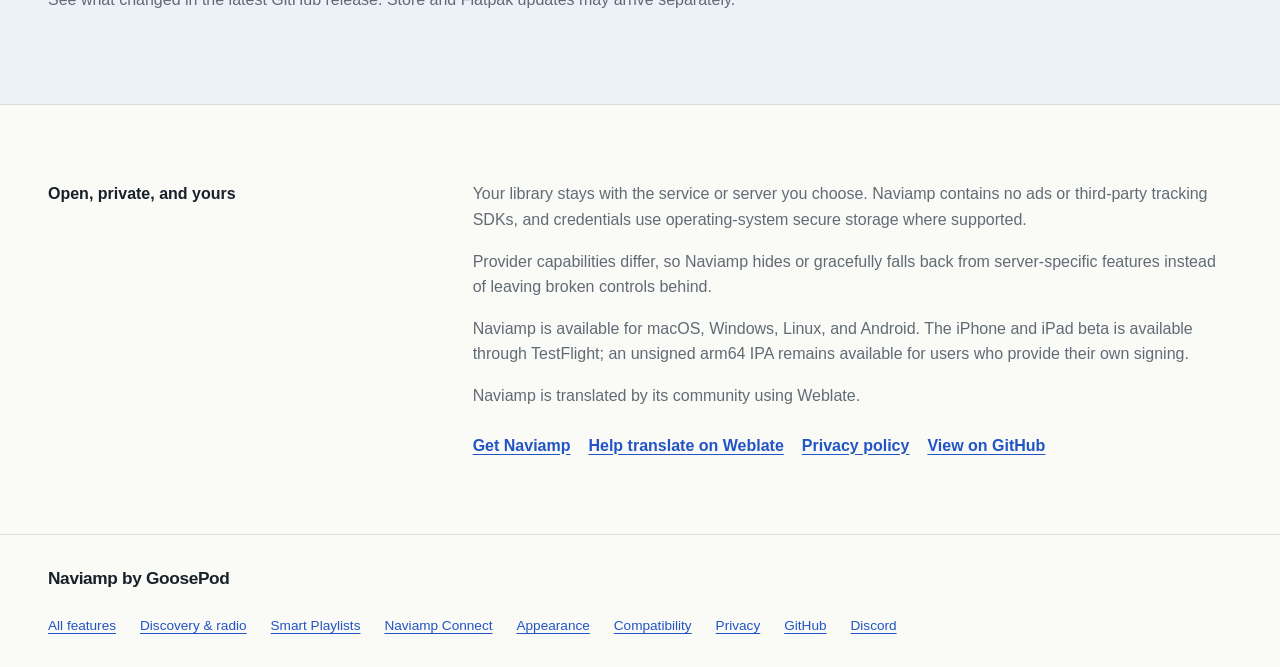
<file: naviamp/index.html>
<!doctype html>
<html lang="en">
  <head>
    <meta charset="utf-8">
    <meta name="viewport" content="width=device-width, initial-scale=1">
    <meta name="description" content="Naviamp is a modern music player for Navidrome, Subsonic and OpenSubsonic servers, Jellyfin, and Bandcamp.">
    <meta name="theme-color" content="#fafaf7">
    <meta property="og:title" content="Naviamp — Your music, wherever it lives">
    <meta property="og:description" content="Browse, discover, queue, download, and play music from Navidrome, Subsonic, Jellyfin, and Bandcamp.">
    <meta property="og:image" content="https://goosepod.com/assets/naviamp/social-preview.jpg">
    <meta property="og:type" content="website">
    <meta property="og:url" content="https://goosepod.com/naviamp/">
    <title>Naviamp — Your music, wherever it lives</title>
    <link rel="icon" type="image/png" sizes="64x64" href="/assets/naviamp/favicon.png">
    <link rel="apple-touch-icon" sizes="180x180" href="/assets/naviamp/apple-touch-icon.png">
    <link rel="stylesheet" href="/styles.css">
    <link rel="stylesheet" href="/naviamp/website.css">
    <script type="module" src="/naviamp/showcase.mjs"></script>
    <script type="module" src="/naviamp/downloads.mjs"></script>
  </head>
  <body class="naviamp-site">
    <a class="skip-link" href="#main">Skip to content</a>
    <header class="site-header">
      <nav class="site-nav container" aria-label="Primary navigation"><a class="site-name product-brand" href="/naviamp/"><img src="/assets/naviamp/icon.svg" width="32" height="32" alt="">Naviamp</a>
        <div class="nav-links"><a href="/naviamp/features/">Features</a><a href="/naviamp/connect/">Connect</a><a href="/naviamp/#player-sizes">Player sizes</a><a href="/naviamp/#screenshots">Screenshots</a><a href="/naviamp/#help">Help</a><a href="/naviamp/#downloads">Download</a></div>
      <div class="header-socials" aria-label="Naviamp community"><a class="social-icon" href="https://discord.gg/7dd9954VGd" aria-label="Join Naviamp on Discord" title="Discord"><img src="/assets/social/discord.svg" width="22" height="22" alt=""></a><a class="social-icon" href="https://github.com/goosepod/naviamp" aria-label="Naviamp on GitHub" title="GitHub"><img src="/assets/social/github.svg" width="22" height="22" alt=""></a></div>
</nav>
    </header>
    <main id="main">

      <section class="product-hero container">
        <div class="hero-copy">
          <p class="eyebrow">Your collection. A whole new way to listen.</p>
          <h1>Your music,<br>wherever it lives.</h1>
          <p class="hero-description">Bring your Aurral, Navidrome, Subsonic, Jellyfin, or Bandcamp collection to a player made for exploring, listening, and making it yours.</p>
          <div class="hero-actions"><a class="primary-button" href="#downloads">Download Naviamp <span aria-hidden="true">↗</span></a><a href="#player-sizes">Find your listening view →</a></div>
          <p class="hero-platforms">macOS · Windows · Linux · Android · iOS beta</p>
          <p class="hero-note">Open source. No ads or third-party tracking SDKs.</p>
        </div>
        <figure class="hero-image">
          <button type="button" class="screenshot-trigger" command="show-modal" commandfor="shot-player-full" aria-label="Enlarge screenshot: Naviamp playing music from the Navidrome demo library, with colorful artwork, playback controls, and track details"><img src="/assets/naviamp/player-full.jpg" alt="Naviamp playing music from the Navidrome demo library, with colorful artwork, playback controls, and track details" width="1298" height="931"></button>
          <a class="original-image-link" href="/assets/naviamp/player-full.jpg">Open image directly</a>
          <figcaption>Your music takes center stage.</figcaption>
        </figure>
      </section>

      <section class="section">
        <div class="container">
          <div class="section-title">
            <h2>Your services, one player</h2>
            <p>Use the music source that works for you.</p>
          </div>
          <div class="service-grid">
            <article class="service-card">
              <h3>Aurral</h3>
              <p>Connect directly, or add Aurral as a companion to your music server, for recommendations, catalog search, Trending, library requests, and artist monitoring when your account permits it. Requires Aurral 3.x.</p>
            </article>
            <article class="service-card">
              <h3>Navidrome</h3>
              <p>The fullest Naviamp experience, including smart playlists, ratings, rich OpenSubsonic features, and sonic discovery when enabled.</p>
            </article>
            <article class="service-card">
              <h3>Subsonic + OpenSubsonic</h3>
              <p>Connect compatible self-hosted servers. Naviamp detects capabilities and presents the features each server supports.</p>
            </article>
            <article class="service-card">
              <h3>Jellyfin</h3>
              <p>Browse, search, stream, download, favorite, and organize music from your Jellyfin libraries.</p>
            </article>
            <article class="service-card">
              <h3>Bandcamp</h3>
              <p>Play and download your collection through Bandcamp's Subsonic beta using credentials from Fan Settings.</p>
            </article>
          </div>
        </div>
      </section>

      <section class="section flagship" id="standout">
        <div class="container">
          <div class="section-heading">
            <p class="eyebrow">Make more of your music</p>
            <h2>Playlists with a memory.<br>A player within reach.</h2>
          </div>
          <div class="flagship-grid">
            <article class="flagship-card">
              <p class="eyebrow">Smart Playlists · Navidrome</p>
              <h3>Set the rules.<br>Let your library do the rest.</h3>
              <p>New music you haven’t played. Favorites you haven’t heard in months. Build playlists that follow your collection with filters, nested rules, sorting, and limits.</p>
              <div class="rule-example">
                <p class="eyebrow">Example Smart Playlist</p>
                <h3>Fresh finds, still unheard.</h3>
                <dl>
                  <div>
                    <dt>Added to your library</dt>
                    <dd>In the last 90 days</dd>
                  </div>
                  <div>
                    <dt>Play count</dt>
                    <dd>Zero</dd>
                  </div>
                  <div>
                    <dt>Order</dt>
                    <dd>Newest additions first</dd>
                  </div>
                </dl>
                <p>Rules keep finding matching music as your library changes.</p>
              </div>
              <a class="text-link" href="/naviamp/smart-playlists/">Explore Smart Playlists →</a></article>
            <article class="flagship-card connect-card">
              <p class="eyebrow">Naviamp Connect · Beta</p>
              <h3>Choose where it plays.<br>Keep control from your seat.</h3>
              <p>Play music on your computer or Android TV while you browse and control the queue from another Naviamp device. Pair once, choose a player, and keep listening.</p>
              <div class="connect-diagram" role="img" aria-label="Your phone or desktop sends playback commands to a paired Naviamp player. The music streams from your music server directly to the playback device.">
                <div class="device-card"><span aria-hidden="true">▯</span><strong>Your phone or desktop</strong><small>Browse · choose · control</small></div>
                <p class="connection-line">Playback commands <span aria-hidden="true">↓</span></p>
                <div class="device-card playback-device"><span aria-hidden="true">▣</span><strong>Your Naviamp player</strong><small>Android · desktop · Android TV</small></div>
                <p class="connection-line"><span aria-hidden="true">↑</span> Music streams directly</p>
                <div class="server-pill">Your music server</div>
              </div>
              <a class="text-link" href="/naviamp/connect/">Meet Naviamp Connect →</a>
              <p class="capability-note">Android and desktop. Devices need a reachable network connection.</p>
            </article>
          </div>
        </div>
      </section>

      <section class="section stories" id="features">
        <div class="container">
          <div class="section-heading">
            <p class="eyebrow">Go further into your collection</p>
            <h2>More ways to find your next favorite.</h2>
            <p>A familiar library is only the beginning.</p>
          </div>
          <article class="feature-story">
            <div>
              <p class="eyebrow">Discover</p>
              <h3>Let one good track lead to another.</h3>
              <p>Build a listening session around artists, albums, or genres. Explore new combinations, edit the queue, and save a mix you want to hear again.</p>
              <p>Sonic Mix, Sonic Path, related tracks, and sonic autoplay go deeper when your server provides compatible similarity data.</p>
              <a href="/naviamp/discovery/">Explore mixes, sonic discovery, and radio →</a></div>
            <figure>
              <button type="button" class="screenshot-trigger" command="show-modal" commandfor="shot-mix-builders" aria-label="Enlarge screenshot: Naviamp mix builders connected to the Navidrome demo library"><img loading="lazy" src="/assets/naviamp/mix-builders.jpg" alt="Naviamp mix builders connected to the Navidrome demo library" width="1281" height="941"></button>
              <a class="original-image-link" href="/assets/naviamp/mix-builders.jpg">Open image directly</a>
              <figcaption>Start with music you love. Choose where it goes next.</figcaption>
            </figure>
          </article>
          <article class="feature-story reverse">
            <div>
              <p class="eyebrow">Listen</p>
              <h3>The details make the difference.</h3>
              <p>Gapless albums. Smooth crossfades. ReplayGain for a more consistent listening level. Shape playback with an equalizer, sample-rate controls, and album or playlist profiles.</p>
              <p>Keep waveform seeking, lyrics, track details, and your queue close at hand.</p>
              <a href="/naviamp/compatibility/#audio-formats">Explore audio support →</a></div>
            <figure>
              <button type="button" class="screenshot-trigger" command="show-modal" commandfor="shot-player-full" aria-label="Enlarge screenshot: Naviamp full player with artwork and audio information, using the Navidrome demo library"><img loading="lazy" src="/assets/naviamp/player-full.jpg" alt="Naviamp full player with artwork and audio information, using the Navidrome demo library" width="1298" height="931"></button>
              <a class="original-image-link" href="/assets/naviamp/player-full.jpg">Open image directly</a>
              <figcaption>Artwork, playback details, and controls for the song.</figcaption>
            </figure>
          </article>
          <article class="feature-story">
            <div>
              <p class="eyebrow">Personalize</p>
              <h3>A player with your kind of atmosphere.</h3>
              <p>Let album-art colors set the mood. Choose Aurora gradients, blur, or a solid background, then tune the metadata and layout to suit your screen.</p>
              <p>On desktop, reactive visualizers bring another dimension to listening.</p>
            </div>
            <figure>
              <button type="button" class="screenshot-trigger" command="show-modal" commandfor="shot-aurora-player" aria-label="Enlarge screenshot: Naviamp player with a colorful album-inspired background from the Navidrome demo library"><img loading="lazy" src="/assets/naviamp/aurora-player.jpg" alt="Naviamp player with a colorful album-inspired background from the Navidrome demo library" width="1281" height="941"></button>
              <a class="original-image-link" href="/assets/naviamp/aurora-player.jpg">Open image directly</a>
              <figcaption>Aurora draws its gradient from the music’s own colors. <a href="/naviamp/appearance/">Compare backgrounds →</a></figcaption>
            </figure>
          </article>
        </div>
      </section>

      <section class="section quick-features">
        <div class="container">
          <div class="section-heading">
            <p class="eyebrow">Built for the way you listen</p>
            <h2>There’s a lot more in here.</h2>
            <p>The everyday essentials and the tools that take you further.</p>
          </div>
          <div class="quick-grid">
            <article>
              <h3>Artist, Album &amp; Genre Mixes</h3>
              <p>Choose the starting point for a session. Edit the result or save it as a playlist.</p>
              <a href="/naviamp/discovery/#mix-builders">Explore mix builders →</a></article>
            <article>
              <h3>Internet radio</h3>
              <p>Keep favorite stations alongside your albums, with Stream Details, plus live song information and artwork when supplied by the station.</p>
              <a href="/naviamp/discovery/#internet-radio">Tune in →</a></article>
            <article>
              <h3>Downloads that stay useful</h3>
              <p>Take music offline and keep albums, artists, and playlists downloaded, with storage and cache controls.</p>
              <a href="/naviamp/features/#offline">Offline features →</a></article>
            <article>
              <h3>Lyrics, in time</h3>
              <p>Follow plain, line-synced, or enhanced lyrics when your source supplies them.</p>
              <a href="/naviamp/features/#listening">Listening features →</a></article>
            <article>
              <h3>More places to play</h3>
              <p>Android Auto, Apple CarPlay (beta), Android TV, desktop media controls, and Google Cast on Android and desktop.</p>
              <a href="/naviamp/features/#devices">Devices and requirements →</a></article>
            <article>
              <h3>Room to make it yours</h3>
              <p>Aurora, artwork blur, configurable metadata, waveforms, and reactive desktop visualizers.</p>
              <a href="/naviamp/appearance/">See the different looks →</a></article>
          </div>
          <a class="text-link" href="/naviamp/features/">Browse the full feature list →</a></div>
      </section>

      <section class="section player-showcase" id="player-sizes">
        <div class="container">
          <div class="section-heading">
            <p class="eyebrow">One player, room to adapt</p>
            <h2>Find your listening view.</h2>
            <p>Different sizes make room for different things. These are real Naviamp layouts, captured with the same demo track.</p>
          </div>
          <div class="showcase" data-showcase>
            <div class="showcase-tabs" hidden aria-label="Player views">
              <button type="button" data-view="split">Split view</button>
              <button type="button" data-view="full">Full player</button>
              <button type="button" data-view="narrow">Narrow player</button>
              <button type="button" data-view="compact">Compact player</button>
              <button type="button" data-view="mini">Mini player</button>
            </div>
            <div class="showcase-panels">
              <figure id="view-split" data-panel="split">
                <div class="layout-image">
                  <button type="button" class="screenshot-trigger" command="show-modal" commandfor="shot-player-split" aria-label="Enlarge screenshot: Naviamp split view playing the same colorful demo album"><img loading="lazy" src="/assets/naviamp/player-split.jpg" alt="Naviamp split view playing the same colorful demo album" width="1298" height="931"></button>
                  <a class="original-image-link" href="/assets/naviamp/player-split.jpg">Open image directly</a></div>
                <figcaption><span class="eyebrow">Split view</span>
                  <h3>Browse without losing the player.</h3>
                  <p>Artwork, track details, and playback controls stay beside your library. Use the other pane to browse or search while you listen.</p>
                </figcaption>
              </figure>
              <figure id="view-full" data-panel="full">
                <div class="layout-image">
                  <button type="button" class="screenshot-trigger" command="show-modal" commandfor="shot-player-full" aria-label="Enlarge screenshot: Naviamp full player playing the same colorful demo album"><img loading="lazy" src="/assets/naviamp/player-full.jpg" alt="Naviamp full player playing the same colorful demo album" width="1298" height="931"></button>
                  <a class="original-image-link" href="/assets/naviamp/player-full.jpg">Open image directly</a></div>
                <figcaption><span class="eyebrow">Full player</span>
                  <h3>Make room for the listening session.</h3>
                  <p>Give Now Playing the window. Large artwork and track details sit beside playback controls, ratings, volume, and a waveform across the bottom.</p>
                </figcaption>
              </figure>
              <figure id="view-narrow" data-panel="narrow">
                <div class="layout-image">
                  <button type="button" class="screenshot-trigger" command="show-modal" commandfor="shot-player-narrow" aria-label="Enlarge screenshot: Naviamp narrow player playing the same colorful demo album"><img loading="lazy" src="/assets/naviamp/player-narrow.jpg" alt="Naviamp narrow player playing the same colorful demo album" width="320" height="733"></button>
                  <a class="original-image-link" href="/assets/naviamp/player-narrow.jpg">Open image directly</a></div>
                <figcaption><span class="eyebrow">Narrow player</span>
                  <h3>Keep the song in focus.</h3>
                  <p>Artwork, song details, ratings, and audio information stack above transport controls and volume. Scroll for the queue, or open lyrics when available.</p>
                </figcaption>
              </figure>
              <figure id="view-compact" data-panel="compact">
                <div class="layout-image">
                  <button type="button" class="screenshot-trigger" command="show-modal" commandfor="shot-compact-now-playing" aria-label="Enlarge screenshot: Naviamp compact player playing the same colorful demo album"><img loading="lazy" src="/assets/naviamp/compact-now-playing.jpg" alt="Naviamp compact player playing the same colorful demo album" width="320" height="500"></button>
                  <a class="original-image-link" href="/assets/naviamp/compact-now-playing.jpg">Open image directly</a></div>
                <figcaption><span class="eyebrow">Compact player</span>
                  <h3>The essentials, close at hand.</h3>
                  <p>Smaller artwork leaves room for the song, waveform, ratings, and transport controls. Audio details share one row; the volume slider gives way to the shorter layout.</p>
                </figcaption>
              </figure>
              <figure id="view-mini" data-panel="mini">
                <div class="layout-image">
                  <button type="button" class="screenshot-trigger" command="show-modal" commandfor="shot-player-mini" aria-label="Enlarge screenshot: Naviamp mini player playing the same colorful demo album"><img loading="lazy" src="/assets/naviamp/player-mini.jpg" alt="Naviamp mini player playing the same colorful demo album" width="320" height="733"></button>
                  <a class="original-image-link" href="/assets/naviamp/player-mini.jpg">Open image directly</a></div>
                <figcaption><span class="eyebrow">Mini player</span>
                  <h3>Keep browsing. Keep listening.</h3>
                  <p>Return to your library with a small playback bar. Artwork, track identity, and previous, play/pause, and next controls remain visible; open Now Playing for the full view.</p>
                </figcaption>
              </figure>
            </div>
          </div>
          <p class="capture-note">Window size, display settings, and available server features affect what is shown. Narrow desktop captures demonstrate adaptive layouts; they are not iPhone or Android screenshots.</p>
        </div>
      </section>

      <section class="section" id="screenshots">
        <div class="container">
          <div class="section-heading">
            <p class="eyebrow">Inside Naviamp</p>
            <h2>Your library, from every angle.</h2>
            <p>Select any screenshot to take a closer look.</p>
          </div>
          <div class="tour-grid">
            <figure>
              <button type="button" class="screenshot-trigger" command="show-modal" commandfor="shot-library-artists" aria-label="Enlarge screenshot: Explore your artists in Naviamp, connected to the Navidrome demo server"><img loading="lazy" src="/assets/naviamp/library-artists.jpg" alt="Explore your artists in Naviamp, connected to the Navidrome demo server" width="1281" height="941"></button>
              <a class="original-image-link" href="/assets/naviamp/library-artists.jpg">Open image directly</a>
              <figcaption>
                <h3>Explore your artists</h3>
                <p>Artist portraits and your library, ready to browse.</p>
              </figcaption>
            </figure>
            <figure>
              <button type="button" class="screenshot-trigger" command="show-modal" commandfor="shot-artist-detail" aria-label="Enlarge screenshot: Explore a discography in Naviamp, connected to the Navidrome demo server"><img loading="lazy" src="/assets/naviamp/artist-detail.jpg" alt="Explore a discography in Naviamp, connected to the Navidrome demo server" width="1281" height="941"></button>
              <a class="original-image-link" href="/assets/naviamp/artist-detail.jpg">Open image directly</a>
              <figcaption>
                <h3>Explore a discography</h3>
                <p>Albums and top tracks bring an artist’s catalog together.</p>
              </figcaption>
            </figure>
            <figure>
              <button type="button" class="screenshot-trigger" command="show-modal" commandfor="shot-offline-downloads" aria-label="Enlarge screenshot: Take music with you in Naviamp, connected to the Navidrome demo server"><img loading="lazy" src="/assets/naviamp/offline-downloads.jpg" alt="Take music with you in Naviamp, connected to the Navidrome demo server" width="1281" height="941"></button>
              <a class="original-image-link" href="/assets/naviamp/offline-downloads.jpg">Open image directly</a>
              <figcaption>
                <h3>Take music with you</h3>
                <p>Manage downloads for listening away from your server.</p>
              </figcaption>
            </figure>
            <figure>
              <button type="button" class="screenshot-trigger" command="show-modal" commandfor="shot-album-detail" aria-label="Enlarge screenshot: Inside an album in Naviamp, connected to the Navidrome demo server"><img loading="lazy" src="/assets/naviamp/album-detail.jpg" alt="Inside an album in Naviamp, connected to the Navidrome demo server" width="1281" height="941"></button>
              <a class="original-image-link" href="/assets/naviamp/album-detail.jpg">Open image directly</a>
              <figcaption>
                <h3>Inside an album</h3>
                <p>Track listings, album actions, and playback in one place.</p>
              </figcaption>
            </figure>
          </div>
          <p class="capture-note">App screenshots use the public <a href="https://www.navidrome.org/demo/">Navidrome demo library</a>. Its collection and enabled features may change.</p>
        </div>
      </section>

      <section class="section download-section" id="downloads" aria-labelledby="downloads-title">
        <div class="container">
          <div class="section-title">
            <h2 id="downloads-title">Download Naviamp</h2>
            <p>Your music, on your device.</p>
          </div>
          <div class="download-picker" id="download-picker" hidden>
            <label for="download-platform">Choose your platform</label>
            <select id="download-platform" aria-describedby="download-detection">
              <option value="">All platforms</option>
              <option value="windows">Windows</option>
              <option value="macos">macOS</option>
              <option value="linux">Linux</option>
              <option value="android">Android</option>
              <option value="ios">iPhone / iPad beta</option>
            </select>
            <p id="download-detection" aria-live="polite"></p>
          </div>
          <div class="download-recommendation" id="download-recommendation" hidden aria-labelledby="download-recommendation-title">
            <p class="label" id="download-recommendation-label">For your device</p>
            <h3 id="download-recommendation-title"></h3>
            <p id="download-recommendation-description"></p>
            <div class="download-actions" id="download-recommendation-actions"></div>
          </div>
          <div class="download-grid" aria-label="Downloads for all platforms">
            <article class="download-card" data-platform="windows">
              <h3>Windows</h3>
              <p class="download-description">Install from Microsoft Store for automatic updates. Standalone EXE, MSI, and ZIP packages are also available on GitHub.</p>
              <div class="download-actions"><a class="download-button" href="https://apps.microsoft.com/detail/9PCFJ644LXLL">Get it from Microsoft Store</a><a href="https://github.com/goosepod/naviamp/releases/latest" aria-label="Windows downloads on GitHub">Also available on GitHub</a></div>
            </article>
            <article class="download-card" data-platform="macos">
              <h3>macOS</h3>
              <p class="download-description">Install from Mac App Store for automatic updates. Standalone DMG and ZIP packages for Apple silicon are also available on GitHub.</p>
              <div class="download-actions"><a class="download-button" href="https://apps.apple.com/app/naviamp-music-player/id6821135881?platform=mac">Get it from Mac App Store</a><a href="https://github.com/goosepod/naviamp/releases/latest" aria-label="macOS downloads on GitHub">Also available on GitHub</a></div>
            </article>
            <article class="download-card" data-platform="linux">
              <h3>Linux</h3>
              <p class="download-description">Install the official x86_64 Flatpak with bundled Java and signed repository updates on X11 or XWayland. Check the Flatpak releases for the current signed version. Direct DEB, RPM, and ZIP downloads are available on GitHub.</p>
              <div class="download-actions"><a class="download-button" href="https://goosepod.com/naviamp-flatpak/Naviamp.flatpakref">Install Flatpak</a><a href="https://github.com/goosepod/naviamp#linux-flatpak">Flatpak instructions</a><a href="https://github.com/goosepod/naviamp-flatpak/releases/latest">Signed Flatpak release</a><a href="https://github.com/goosepod/naviamp/releases/latest">DEB, RPM, and ZIP downloads</a></div>
            </article>
            <article class="download-card" data-platform="android">
              <h3>Android</h3>
              <p class="download-description">Install the APK from GitHub, or join the closed Google Play Alpha using the same Google account for the tester group and Play enrollment.</p>
              <div class="download-actions"><a class="download-button" href="https://github.com/goosepod/naviamp/releases/latest">Get Android downloads on GitHub</a><a href="https://github.com/goosepod/naviamp#android-alpha-on-google-play">Google Play Alpha instructions</a></div>
            </article>
            <article class="download-card" data-platform="ios">
              <h3>iPhone / iPad beta</h3>
              <p class="download-description">Try the iPhone and iPad beta through TestFlight. An unsigned arm64 IPA is also available on GitHub for users who provide their own signing.</p>
              <div class="download-actions"><a class="download-button" href="https://testflight.apple.com/join/efbB6TFd">Join the iOS beta on TestFlight</a><a href="https://github.com/goosepod/naviamp/releases/latest" aria-label="iOS sideloading downloads on GitHub">Also available on GitHub</a></div>
            </article>
          </div>
        </div>
      </section>

      <section class="section" id="help">
        <div class="container">
          <div class="section-heading">
            <p class="eyebrow">Get started</p>
            <h2>Your first track is three steps away.</h2>
          </div>
          <ol class="setup-steps">
            <li>
              <h3>Install Naviamp</h3>
              <p>Choose the download for your device. Install the iPhone and iPad beta through TestFlight. Store and beta channels may carry different versions; a GitHub release does not update them automatically.</p>
            </li>
            <li>
              <h3>Connect your collection</h3>
              <p>Choose your service and enter its address and credentials. Bandcamp uses Subsonic beta credentials from Fan Settings.</p>
            </li>
            <li>
              <h3>Find something you love</h3>
              <p>Browse an album, search for an artist, or start a mix. Download music when you want to take it offline.</p>
            </li>
          </ol>
          <div class="faq">
            <h3>A few things to know</h3>
            <details>
              <summary>Does Naviamp include a music subscription?</summary>
              <p>Naviamp is a player for a collection you already have access to. Connect your own compatible music server or your Bandcamp collection; Naviamp does not supply a streaming catalog.</p>
            </details>
            <details>
              <summary>Can I try it without setting up a server?</summary>
              <p>Yes. Connect to <code>https://demo.navidrome.org</code> with username <code>demo</code> and password <code>demo</code>. This public demo has a sample collection and some features are restricted. <a href="https://www.navidrome.org/demo/">About the Navidrome demo</a>.</p>
            </details>
            <details>
              <summary>Does every service support every feature?</summary>
              <p>Capabilities depend on your provider, server configuration, and account permissions. Sonic discovery needs compatible similarity data, and native smart-playlist editing is a Navidrome enhancement. <a href="/naviamp/compatibility/">Read the full compatibility guide</a>.</p>
            </details>
            <details>
              <summary>Can I listen offline?</summary>
              <p>Download music before you leave your connection. Naviamp provides download management, storage and cache settings, and an offline dashboard. Downloads depend on the permissions your server provides.</p>
            </details>
            <details>
              <summary>How do I install and update Naviamp?</summary>
              <p>Microsoft Store handles updates on Windows, and Mac App Store handles updates on macOS. The iPhone and iPad beta updates through TestFlight. For packages downloaded from GitHub, use the latest release and read its installation and upgrade notes. macOS and Windows standalone packages are unsigned and may show an operating-system warning. <a href="https://github.com/goosepod/naviamp/releases/latest">Current release and installation notes</a>.</p>
            </details>
            <details>
              <summary>Where can I get help or suggest something?</summary>
              <p><a href="https://discord.gg/7dd9954VGd">Join the Naviamp Discord</a> for questions and discussion, or <a href="https://github.com/goosepod/naviamp/issues">report a problem on GitHub</a>. Community translations are managed through <a href="https://hosted.weblate.org/projects/naviamp/">Weblate</a>.</p>
            </details>
          </div>
        </div>
      </section>

      <section class="section release-strip">
        <div class="container">
          <div>
            <p class="eyebrow">Keep up with Naviamp</p>
            <h2>Release notes and downloads</h2>
            <p>See what changed in the latest GitHub release. Store and Flatpak updates may arrive separately.</p>
          </div>
          <a class="primary-button" href="https://github.com/goosepod/naviamp/releases/latest">See the latest release →</a></div>
      </section>

      <section class="section">
        <div class="container project-details">
          <h2>Open, private, and yours</h2>
          <div>
            <p>Your library stays with the service or server you choose. Naviamp contains no ads or third-party tracking SDKs, and credentials use operating-system secure storage where supported.</p>
            <p>Provider capabilities differ, so Naviamp hides or gracefully falls back from server-specific features instead of leaving broken controls behind.</p>
            <p>Naviamp is available for macOS, Windows, Linux, and Android. The iPhone and iPad beta is available through TestFlight; an unsigned arm64 IPA remains available for users who provide their own signing.</p>
            <p>Naviamp is translated by its community using Weblate.</p>
            <div class="inline-links"><a href="#downloads">Get Naviamp</a><a href="https://hosted.weblate.org/projects/naviamp/">Help translate on Weblate</a><a href="/naviamp/privacy/">Privacy policy</a><a href="https://github.com/goosepod/naviamp">View on GitHub</a></div>
          </div>
        </div>
      </section>
    </main>
    <footer class="site-footer">
      <div class="container"><a class="site-name" href="/">Naviamp by GoosePod</a>
        <nav class="feature-footer" aria-label="Explore Naviamp"><a href="/naviamp/features/">All features</a><a href="/naviamp/discovery/">Discovery &amp; radio</a><a href="/naviamp/smart-playlists/">Smart Playlists</a><a href="/naviamp/connect/">Naviamp Connect</a><a href="/naviamp/appearance/">Appearance</a><a href="/naviamp/compatibility/">Compatibility</a><a href="/naviamp/privacy/">Privacy</a><a href="https://github.com/goosepod/naviamp">GitHub</a><a href="https://discord.gg/7dd9954VGd">Discord</a></nav>
      </div>
    </footer>
    <dialog class="screenshot-dialog" id="shot-player-full" aria-labelledby="shot-player-full-caption" closedby="any">
      <form method="dialog">
        <button type="submit" autofocus>Close screenshot <span aria-hidden="true">×</span></button>
      </form>
      <figure><img loading="lazy" src="/assets/naviamp/player-full.jpg" alt="Naviamp full player playing the same colorful demo album" width="1298" height="931">
        <figcaption id="shot-player-full-caption">Naviamp full player playing the same colorful demo album <a href="/assets/naviamp/player-full.jpg">Open original image</a></figcaption>
      </figure>
    </dialog>
    <dialog class="screenshot-dialog" id="shot-mix-builders" aria-labelledby="shot-mix-builders-caption" closedby="any">
      <form method="dialog">
        <button type="submit" autofocus>Close screenshot <span aria-hidden="true">×</span></button>
      </form>
      <figure><img loading="lazy" src="/assets/naviamp/mix-builders.jpg" alt="Naviamp mix builders connected to the Navidrome demo library" width="1281" height="941">
        <figcaption id="shot-mix-builders-caption">Naviamp mix builders connected to the Navidrome demo library <a href="/assets/naviamp/mix-builders.jpg">Open original image</a></figcaption>
      </figure>
    </dialog>
    <dialog class="screenshot-dialog" id="shot-aurora-player" aria-labelledby="shot-aurora-player-caption" closedby="any">
      <form method="dialog">
        <button type="submit" autofocus>Close screenshot <span aria-hidden="true">×</span></button>
      </form>
      <figure><img loading="lazy" src="/assets/naviamp/aurora-player.jpg" alt="Naviamp player with a colorful album-inspired background from the Navidrome demo library" width="1281" height="941">
        <figcaption id="shot-aurora-player-caption">Naviamp player with a colorful album-inspired background from the Navidrome demo library <a href="/assets/naviamp/aurora-player.jpg">Open original image</a></figcaption>
      </figure>
    </dialog>
    <dialog class="screenshot-dialog" id="shot-player-split" aria-labelledby="shot-player-split-caption" closedby="any">
      <form method="dialog">
        <button type="submit" autofocus>Close screenshot <span aria-hidden="true">×</span></button>
      </form>
      <figure><img loading="lazy" src="/assets/naviamp/player-split.jpg" alt="Naviamp split view playing the same colorful demo album" width="1298" height="931">
        <figcaption id="shot-player-split-caption">Naviamp split view playing the same colorful demo album <a href="/assets/naviamp/player-split.jpg">Open original image</a></figcaption>
      </figure>
    </dialog>
    <dialog class="screenshot-dialog" id="shot-player-narrow" aria-labelledby="shot-player-narrow-caption" closedby="any">
      <form method="dialog">
        <button type="submit" autofocus>Close screenshot <span aria-hidden="true">×</span></button>
      </form>
      <figure><img loading="lazy" src="/assets/naviamp/player-narrow.jpg" alt="Naviamp narrow player playing the same colorful demo album" width="320" height="733">
        <figcaption id="shot-player-narrow-caption">Naviamp narrow player playing the same colorful demo album <a href="/assets/naviamp/player-narrow.jpg">Open original image</a></figcaption>
      </figure>
    </dialog>
    <dialog class="screenshot-dialog" id="shot-compact-now-playing" aria-labelledby="shot-compact-now-playing-caption" closedby="any">
      <form method="dialog">
        <button type="submit" autofocus>Close screenshot <span aria-hidden="true">×</span></button>
      </form>
      <figure><img loading="lazy" src="/assets/naviamp/compact-now-playing.jpg" alt="Naviamp compact player playing the same colorful demo album" width="320" height="500">
        <figcaption id="shot-compact-now-playing-caption">Naviamp compact player playing the same colorful demo album <a href="/assets/naviamp/compact-now-playing.jpg">Open original image</a></figcaption>
      </figure>
    </dialog>
    <dialog class="screenshot-dialog" id="shot-player-mini" aria-labelledby="shot-player-mini-caption" closedby="any">
      <form method="dialog">
        <button type="submit" autofocus>Close screenshot <span aria-hidden="true">×</span></button>
      </form>
      <figure><img loading="lazy" src="/assets/naviamp/player-mini.jpg" alt="Naviamp mini player playing the same colorful demo album" width="320" height="733">
        <figcaption id="shot-player-mini-caption">Naviamp mini player playing the same colorful demo album <a href="/assets/naviamp/player-mini.jpg">Open original image</a></figcaption>
      </figure>
    </dialog>
    <dialog class="screenshot-dialog" id="shot-library-artists" aria-labelledby="shot-library-artists-caption" closedby="any">
      <form method="dialog">
        <button type="submit" autofocus>Close screenshot <span aria-hidden="true">×</span></button>
      </form>
      <figure><img loading="lazy" src="/assets/naviamp/library-artists.jpg" alt="Explore your artists in Naviamp, connected to the Navidrome demo server" width="1281" height="941">
        <figcaption id="shot-library-artists-caption">Explore your artists in Naviamp, connected to the Navidrome demo server <a href="/assets/naviamp/library-artists.jpg">Open original image</a></figcaption>
      </figure>
    </dialog>
    <dialog class="screenshot-dialog" id="shot-artist-detail" aria-labelledby="shot-artist-detail-caption" closedby="any">
      <form method="dialog">
        <button type="submit" autofocus>Close screenshot <span aria-hidden="true">×</span></button>
      </form>
      <figure><img loading="lazy" src="/assets/naviamp/artist-detail.jpg" alt="Explore a discography in Naviamp, connected to the Navidrome demo server" width="1281" height="941">
        <figcaption id="shot-artist-detail-caption">Explore a discography in Naviamp, connected to the Navidrome demo server <a href="/assets/naviamp/artist-detail.jpg">Open original image</a></figcaption>
      </figure>
    </dialog>
    <dialog class="screenshot-dialog" id="shot-offline-downloads" aria-labelledby="shot-offline-downloads-caption" closedby="any">
      <form method="dialog">
        <button type="submit" autofocus>Close screenshot <span aria-hidden="true">×</span></button>
      </form>
      <figure><img loading="lazy" src="/assets/naviamp/offline-downloads.jpg" alt="Take music with you in Naviamp, connected to the Navidrome demo server" width="1281" height="941">
        <figcaption id="shot-offline-downloads-caption">Take music with you in Naviamp, connected to the Navidrome demo server <a href="/assets/naviamp/offline-downloads.jpg">Open original image</a></figcaption>
      </figure>
    </dialog>
    <dialog class="screenshot-dialog" id="shot-album-detail" aria-labelledby="shot-album-detail-caption" closedby="any">
      <form method="dialog">
        <button type="submit" autofocus>Close screenshot <span aria-hidden="true">×</span></button>
      </form>
      <figure><img loading="lazy" src="/assets/naviamp/album-detail.jpg" alt="Inside an album in Naviamp, connected to the Navidrome demo server" width="1281" height="941">
        <figcaption id="shot-album-detail-caption">Inside an album in Naviamp, connected to the Navidrome demo server <a href="/assets/naviamp/album-detail.jpg">Open original image</a></figcaption>
      </figure>
    </dialog>
  </body>
</html>
</file>
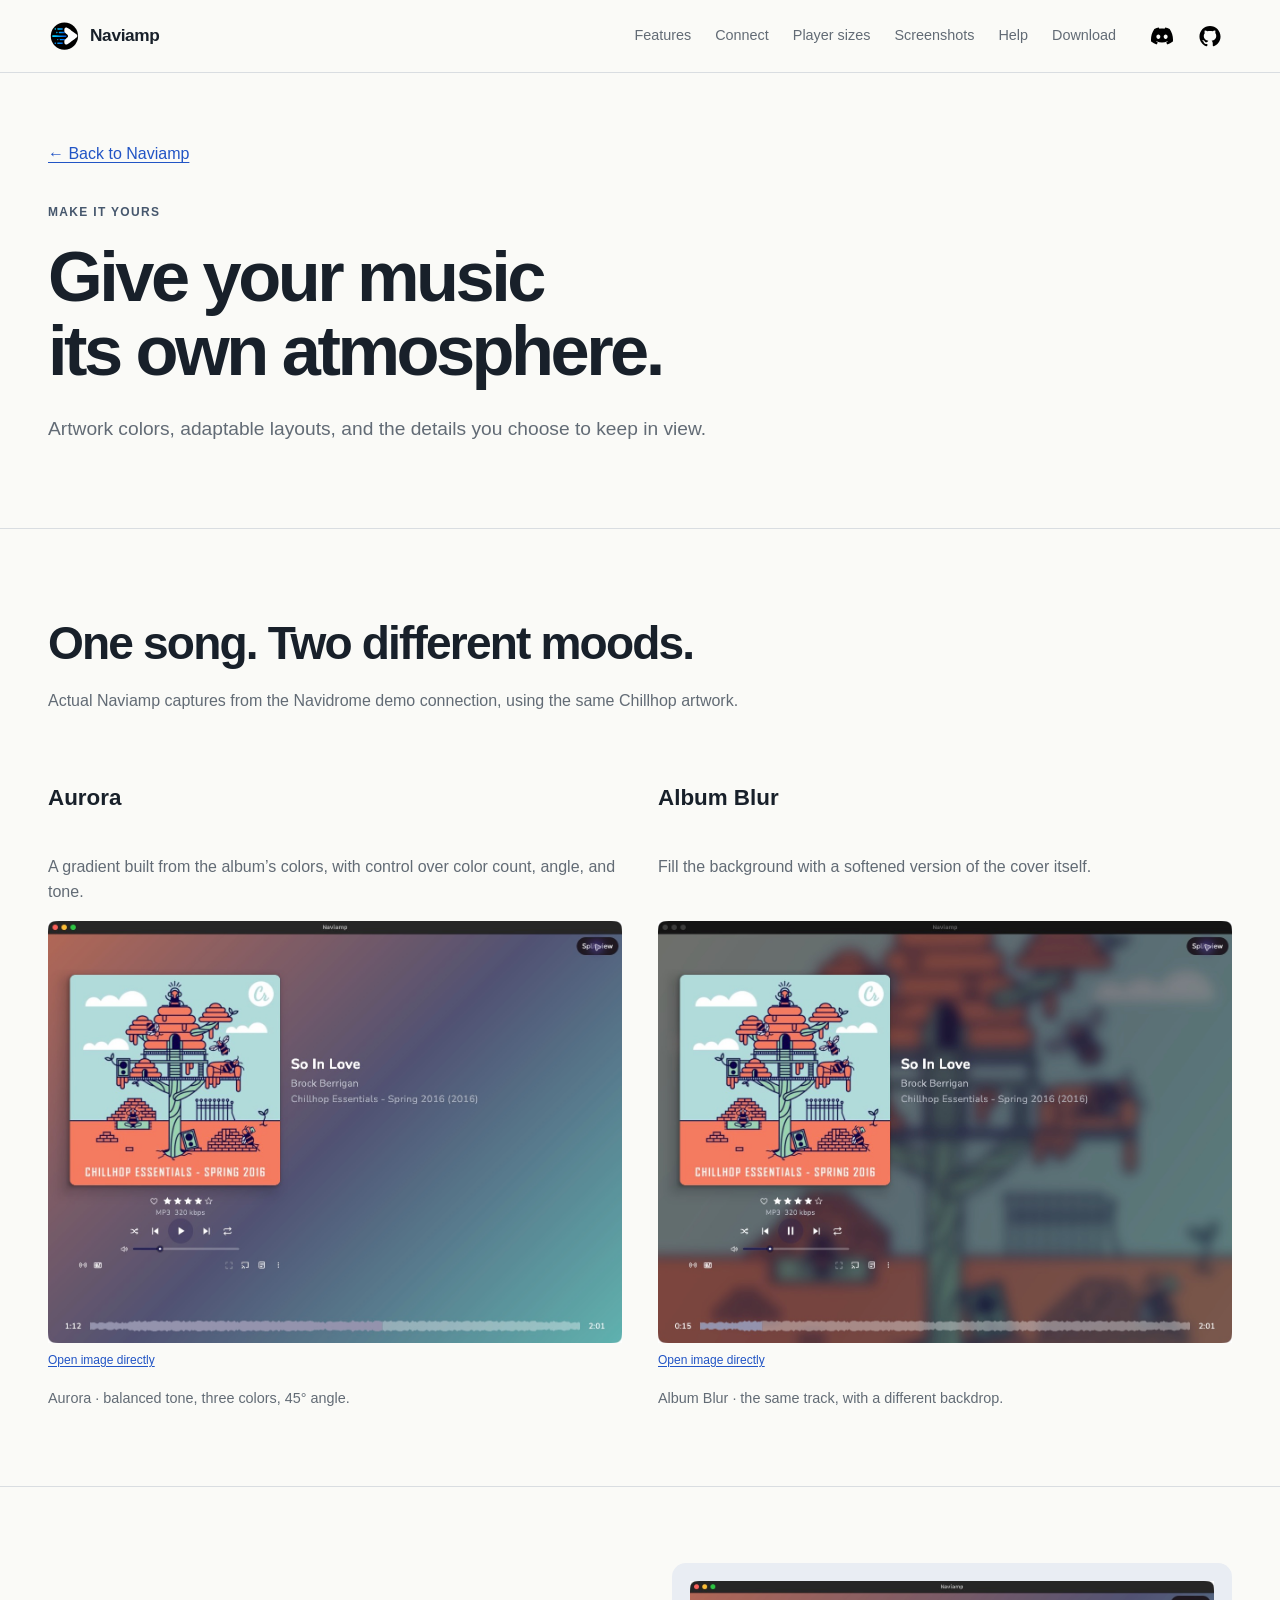
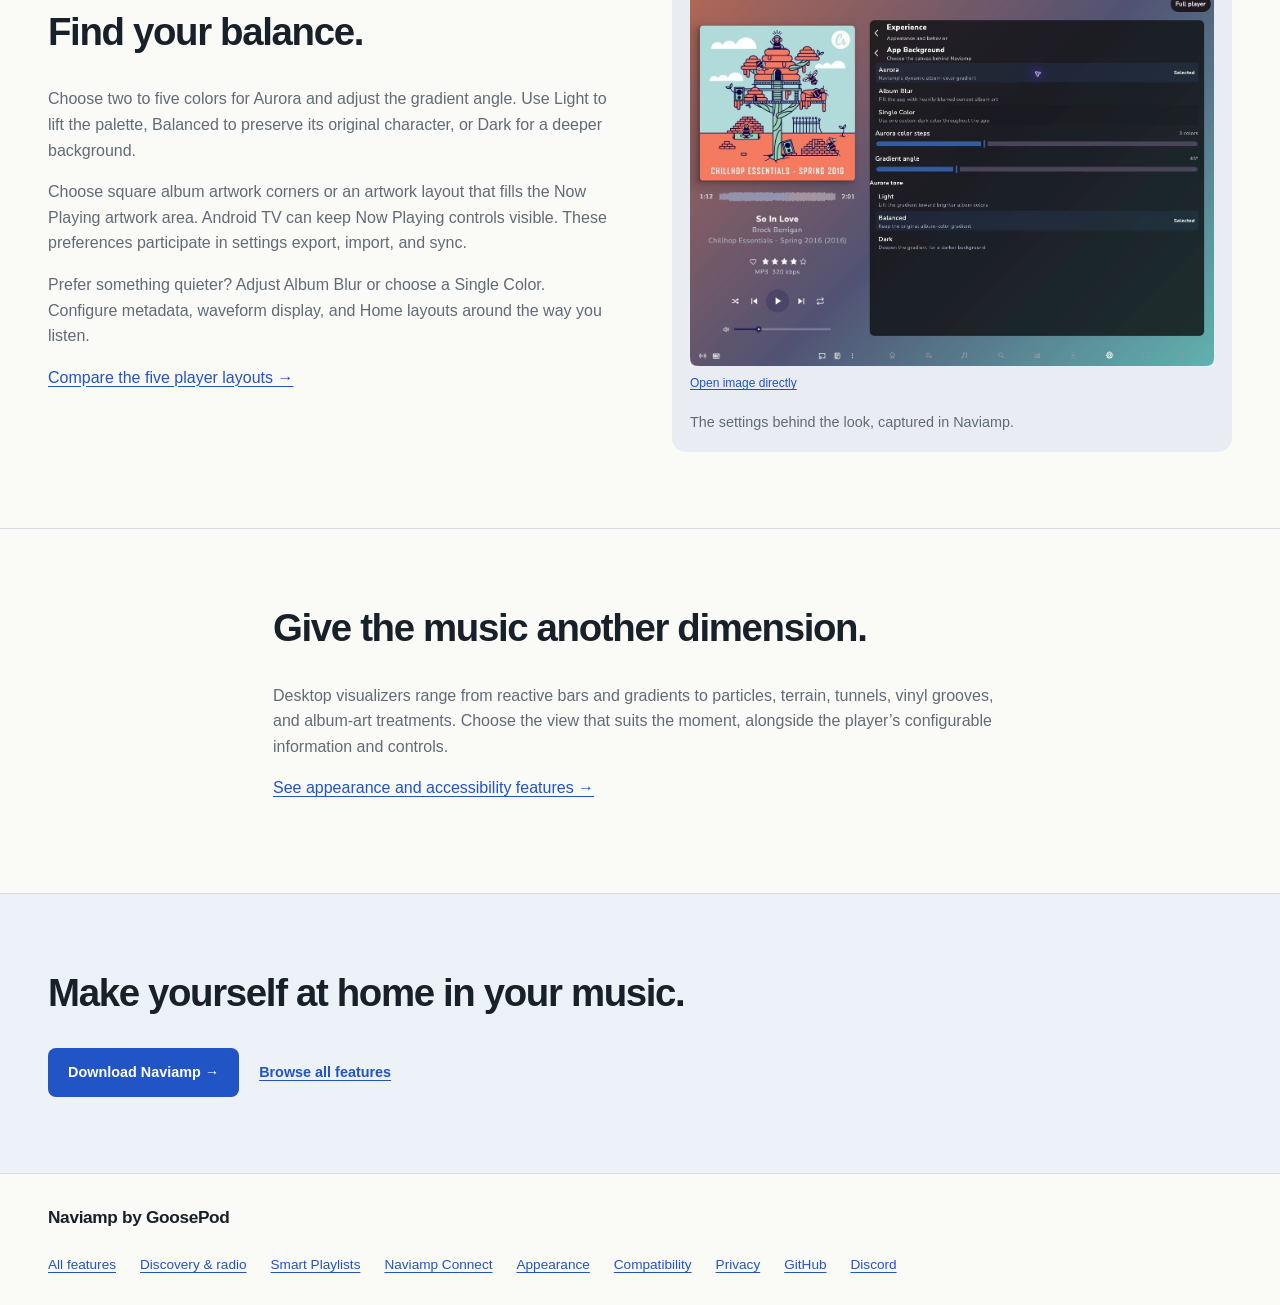
<file: naviamp/appearance/index.html>
<!doctype html>
<html lang="en">
  <head>
    <meta charset="utf-8">
    <meta name="viewport" content="width=device-width, initial-scale=1">
    <meta name="description" content="Compare Aurora and Album Blur backgrounds, customize colors and layouts, and explore Naviamp desktop visualizers.">
    <meta name="theme-color" content="#fafaf7">
    <meta property="og:title" content="Appearance &amp; Aurora — Naviamp">
    <meta property="og:description" content="Compare Aurora and Album Blur backgrounds, customize colors and layouts, and explore Naviamp desktop visualizers.">
    <meta property="og:image" content="https://goosepod.com/assets/naviamp/social-preview.jpg">
    <meta property="og:type" content="website">
    <meta property="og:url" content="https://goosepod.com/naviamp/appearance/">
    <title>Appearance &amp; Aurora — Naviamp</title>
    <link rel="icon" type="image/png" sizes="64x64" href="/assets/naviamp/favicon.png">
    <link rel="apple-touch-icon" sizes="180x180" href="/assets/naviamp/apple-touch-icon.png">
    <link rel="stylesheet" href="/styles.css">
    <link rel="stylesheet" href="/naviamp/website.css">
  </head>
  <body class="naviamp-site"><a class="skip-link" href="#main">Skip to content</a>
    <header class="site-header">
      <nav class="site-nav container" aria-label="Primary navigation"><a class="site-name product-brand" href="/naviamp/"><img src="/assets/naviamp/icon.svg" width="32" height="32" alt="">Naviamp</a>
        <div class="nav-links"><a href="/naviamp/features/">Features</a><a href="/naviamp/connect/">Connect</a><a href="/naviamp/#player-sizes">Player sizes</a><a href="/naviamp/#screenshots">Screenshots</a><a href="/naviamp/#help">Help</a><a href="/naviamp/#downloads">Download</a></div>
      <div class="header-socials" aria-label="Naviamp community"><a class="social-icon" href="https://discord.gg/7dd9954VGd" aria-label="Join Naviamp on Discord" title="Discord"><img src="/assets/social/discord.svg" width="22" height="22" alt=""></a><a class="social-icon" href="https://github.com/goosepod/naviamp" aria-label="Naviamp on GitHub" title="GitHub"><img src="/assets/social/github.svg" width="22" height="22" alt=""></a></div>
</nav>
    </header>
    <main id="main">

      <section class="container feature-intro"><a href="/naviamp/">← Back to Naviamp</a>
        <p class="eyebrow">Make it yours</p>
        <h1>Give your music<br>its own atmosphere.</h1>
        <p class="lead">Artwork colors, adaptable layouts, and the details you choose to keep in view.</p>
      </section>

      <section class="section">
        <div class="container">
          <div class="section-heading">
            <h2>One song. Two different moods.</h2>
            <p>Actual Naviamp captures from the Navidrome demo connection, using the same Chillhop artwork.</p>
          </div>
          <div class="comparison-grid">
            <article>
              <h3>Aurora</h3>
              <p>A gradient built from the album’s colors, with control over color count, angle, and tone.</p>
              <figure>
                <button type="button" class="screenshot-trigger" command="show-modal" commandfor="shot-aurora-player" aria-label="Enlarge screenshot: Naviamp full player using the Aurora album-color gradient with Chillhop Essentials Spring 2016"><img loading="lazy" src="/assets/naviamp/aurora-player.jpg" alt="Naviamp full player using the Aurora album-color gradient with Chillhop Essentials Spring 2016" width="1281" height="941"></button>
                <a class="original-image-link" href="/assets/naviamp/aurora-player.jpg">Open image directly</a>
                <figcaption>Aurora · balanced tone, three colors, 45° angle.</figcaption>
              </figure>
            </article>
            <article>
              <h3>Album Blur</h3>
              <p>Fill the background with a softened version of the cover itself.</p>
              <figure>
                <button type="button" class="screenshot-trigger" command="show-modal" commandfor="shot-personalization" aria-label="Enlarge screenshot: Naviamp full player using Album Blur with Chillhop Essentials Spring 2016"><img loading="lazy" src="/assets/naviamp/personalization.jpg" alt="Naviamp full player using Album Blur with Chillhop Essentials Spring 2016" width="1281" height="941"></button>
                <a class="original-image-link" href="/assets/naviamp/personalization.jpg">Open image directly</a>
                <figcaption>Album Blur · the same track, with a different backdrop.</figcaption>
              </figure>
            </article>
          </div>
        </div>
      </section>

      <section class="section">
        <div class="container detail-split">
          <div class="reading-copy">
            <h2>Find your balance.</h2>
            <p>Choose two to five colors for Aurora and adjust the gradient angle. Use Light to lift the palette, Balanced to preserve its original character, or Dark for a deeper background.</p>
            <p>Choose square album artwork corners or an artwork layout that fills the Now Playing artwork area. Android TV can keep Now Playing controls visible. These preferences participate in settings export, import, and sync.</p>
            <p>Prefer something quieter? Adjust Album Blur or choose a Single Color. Configure metadata, waveform display, and Home layouts around the way you listen.</p>
            <p><a href="/naviamp/#player-sizes">Compare the five player layouts →</a></p>
          </div>
          <figure>
            <button type="button" class="screenshot-trigger" command="show-modal" commandfor="shot-aurora-settings" aria-label="Enlarge screenshot: Naviamp App Background settings with Aurora selected, three colors, 45 degree angle, and Balanced tone"><img loading="lazy" src="/assets/naviamp/aurora-settings.jpg" alt="Naviamp App Background settings with Aurora selected, three colors, 45 degree angle, and Balanced tone" width="1281" height="941"></button>
            <a class="original-image-link" href="/assets/naviamp/aurora-settings.jpg">Open image directly</a>
            <figcaption>The settings behind the look, captured in Naviamp.</figcaption>
          </figure>
        </div>
      </section>

      <section class="section">
        <div class="container reading-copy">
          <h2>Give the music another dimension.</h2>
          <p>Desktop visualizers range from reactive bars and gradients to particles, terrain, tunnels, vinyl grooves, and album-art treatments. Choose the view that suits the moment, alongside the player’s configurable information and controls.</p>
          <p><a href="/naviamp/features/#appearance">See appearance and accessibility features →</a></p>
        </div>
      </section>

      <section class="section page-cta">
        <div class="container">
          <h2>Make yourself at home in your music.</h2>
          <div class="hero-actions"><a class="primary-button" href="/naviamp/#downloads">Download Naviamp →</a><a href="/naviamp/features/">Browse all features</a></div>
        </div>
      </section>
    </main>
    <footer class="site-footer">
      <div class="container"><a class="site-name" href="/">Naviamp by GoosePod</a>
        <nav class="feature-footer" aria-label="Explore Naviamp"><a href="/naviamp/features/">All features</a><a href="/naviamp/discovery/">Discovery &amp; radio</a><a href="/naviamp/smart-playlists/">Smart Playlists</a><a href="/naviamp/connect/">Naviamp Connect</a><a href="/naviamp/appearance/">Appearance</a><a href="/naviamp/compatibility/">Compatibility</a><a href="/naviamp/privacy/">Privacy</a><a href="https://github.com/goosepod/naviamp">GitHub</a><a href="https://discord.gg/7dd9954VGd">Discord</a></nav>
      </div>
    </footer>
    <dialog class="screenshot-dialog" id="shot-aurora-player" aria-labelledby="shot-aurora-player-caption" closedby="any">
      <form method="dialog">
        <button type="submit" autofocus>Close screenshot <span aria-hidden="true">×</span></button>
      </form>
      <figure><img loading="lazy" src="/assets/naviamp/aurora-player.jpg" alt="Naviamp full player using the Aurora album-color gradient with Chillhop Essentials Spring 2016" width="1281" height="941">
        <figcaption id="shot-aurora-player-caption">Naviamp full player using the Aurora album-color gradient with Chillhop Essentials Spring 2016 <a href="/assets/naviamp/aurora-player.jpg">Open original image</a></figcaption>
      </figure>
    </dialog>
    <dialog class="screenshot-dialog" id="shot-personalization" aria-labelledby="shot-personalization-caption" closedby="any">
      <form method="dialog">
        <button type="submit" autofocus>Close screenshot <span aria-hidden="true">×</span></button>
      </form>
      <figure><img loading="lazy" src="/assets/naviamp/personalization.jpg" alt="Naviamp full player using Album Blur with Chillhop Essentials Spring 2016" width="1281" height="941">
        <figcaption id="shot-personalization-caption">Naviamp full player using Album Blur with Chillhop Essentials Spring 2016 <a href="/assets/naviamp/personalization.jpg">Open original image</a></figcaption>
      </figure>
    </dialog>
    <dialog class="screenshot-dialog" id="shot-aurora-settings" aria-labelledby="shot-aurora-settings-caption" closedby="any">
      <form method="dialog">
        <button type="submit" autofocus>Close screenshot <span aria-hidden="true">×</span></button>
      </form>
      <figure><img loading="lazy" src="/assets/naviamp/aurora-settings.jpg" alt="Naviamp App Background settings with Aurora selected, three colors, 45 degree angle, and Balanced tone" width="1281" height="941">
        <figcaption id="shot-aurora-settings-caption">Naviamp App Background settings with Aurora selected, three colors, 45 degree angle, and Balanced tone <a href="/assets/naviamp/aurora-settings.jpg">Open original image</a></figcaption>
      </figure>
    </dialog>
  </body>
</html>
</file>
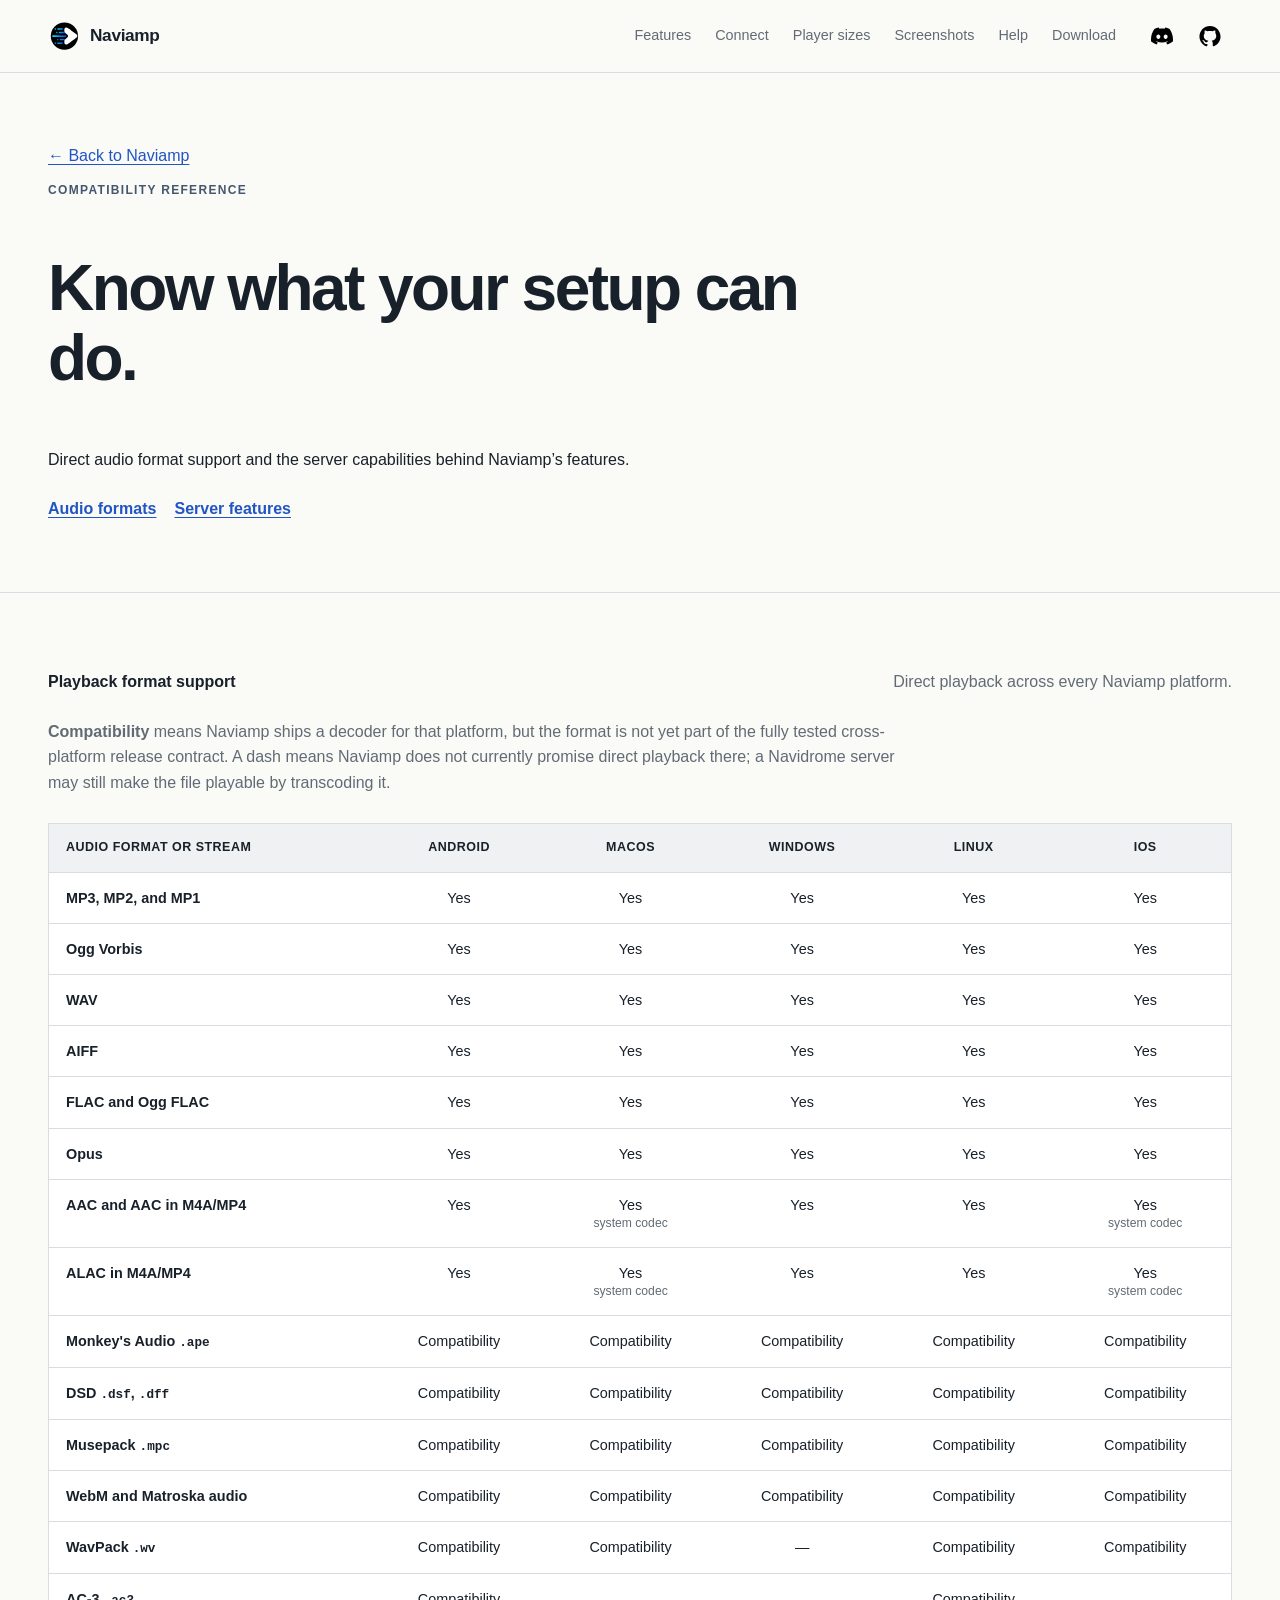
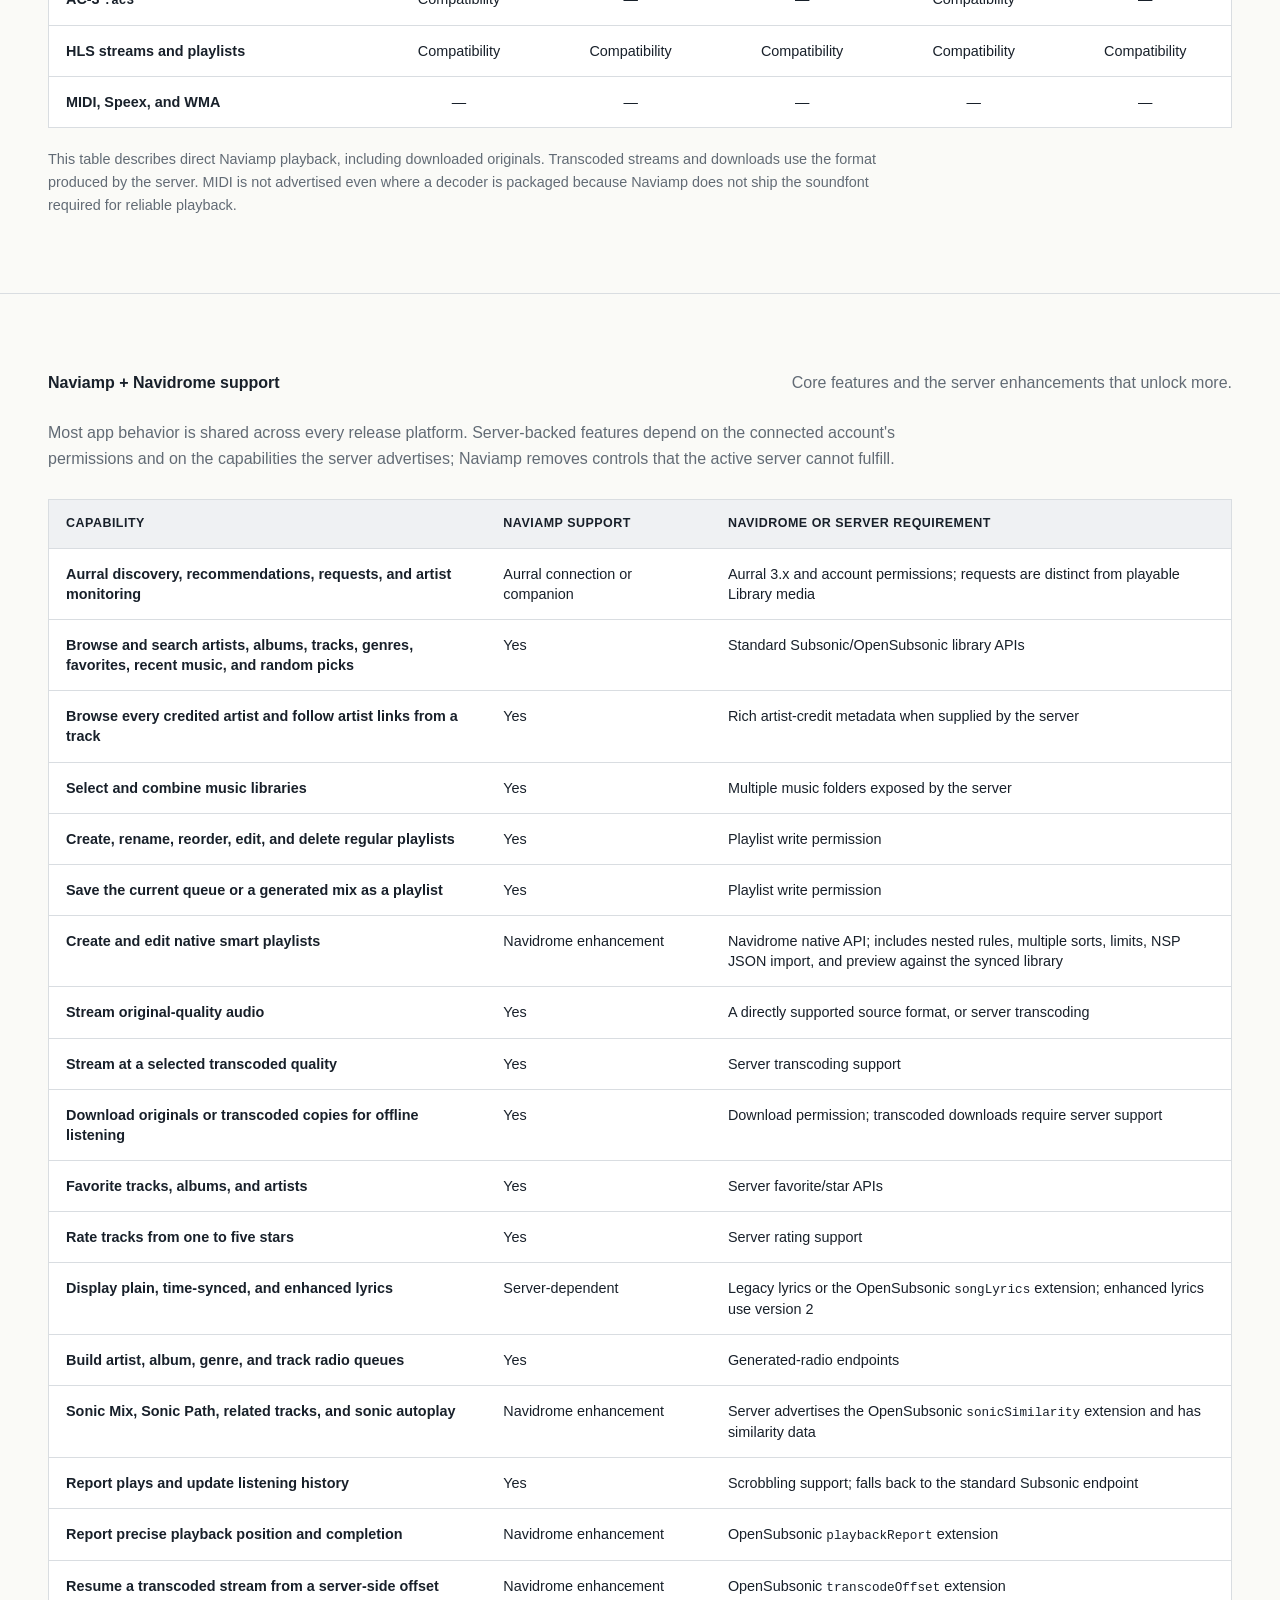
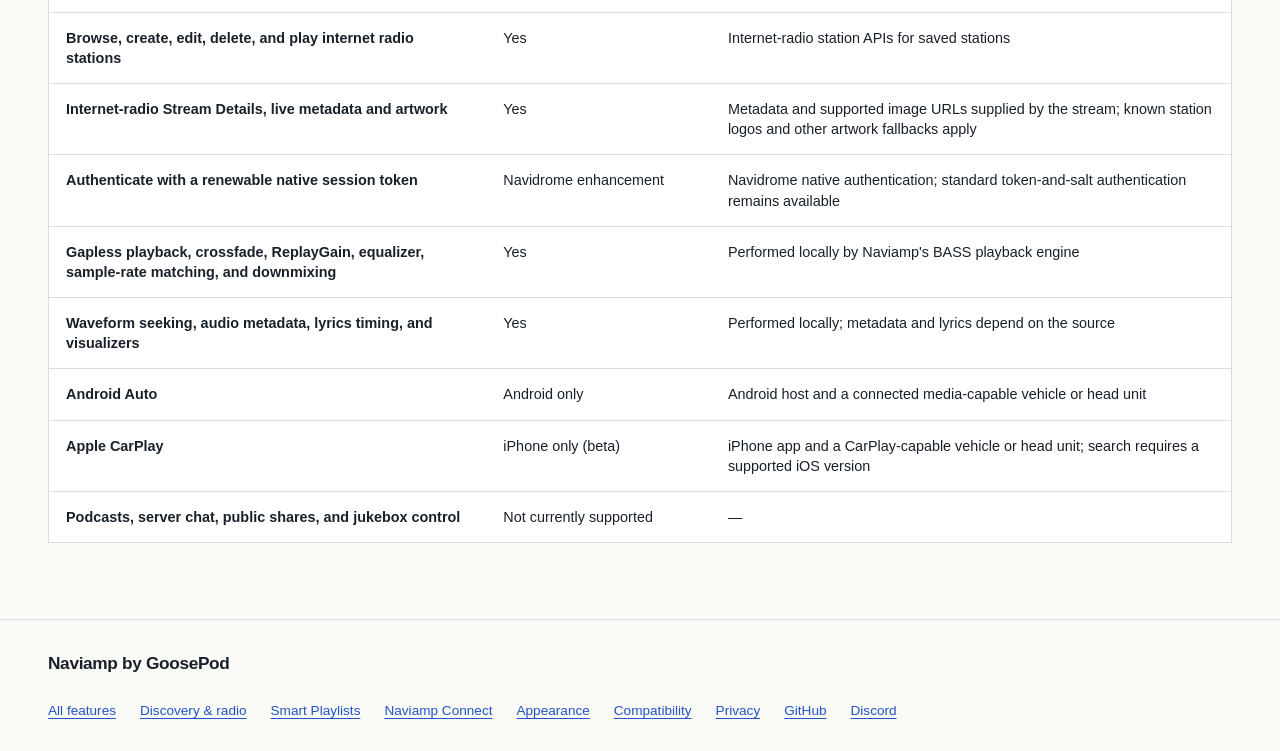
<file: naviamp/compatibility/index.html>
<!doctype html>
<html lang="en">
<head>
  <meta charset="utf-8">
  <meta name="viewport" content="width=device-width, initial-scale=1">
  <meta name="description" content="Naviamp is a modern music player for Navidrome, Subsonic and OpenSubsonic servers, Jellyfin, and Bandcamp.">
  <meta name="theme-color" content="#fafaf7">
  <meta property="og:title" content="Naviamp compatibility — Formats and server features">
  <meta property="og:description" content="Browse, discover, queue, download, and play music from Navidrome, Subsonic, Jellyfin, and Bandcamp.">
  <meta property="og:image" content="https://goosepod.com/assets/naviamp/social-preview.jpg">
  <meta property="og:type" content="website">
  <meta property="og:url" content="https://goosepod.com/naviamp/compatibility/">
  <title>Naviamp compatibility — Formats and server features</title>
  <link rel="icon" type="image/png" sizes="64x64" href="/assets/naviamp/favicon.png">
  <link rel="apple-touch-icon" sizes="180x180" href="/assets/naviamp/apple-touch-icon.png">
  <link rel="stylesheet" href="/styles.css">
  <link rel="stylesheet" href="/naviamp/website.css">
</head>
<body class="naviamp-site">
<header class="site-header"><nav class="site-nav container" aria-label="Primary navigation"><a class="site-name product-brand" href="/naviamp/"><img src="/assets/naviamp/icon.svg" width="32" height="32" alt="">Naviamp</a><div class="nav-links"><a href="/naviamp/features/">Features</a><a href="/naviamp/connect/">Connect</a><a href="/naviamp/#player-sizes">Player sizes</a><a href="/naviamp/#screenshots">Screenshots</a><a href="/naviamp/#help">Help</a><a href="/naviamp/#downloads">Download</a></div><div class="header-socials" aria-label="Naviamp community"><a class="social-icon" href="https://discord.gg/7dd9954VGd" aria-label="Join Naviamp on Discord" title="Discord"><img src="/assets/social/discord.svg" width="22" height="22" alt=""></a><a class="social-icon" href="https://github.com/goosepod/naviamp" aria-label="Naviamp on GitHub" title="GitHub"><img src="/assets/social/github.svg" width="22" height="22" alt=""></a></div>
</nav></header>

<main>
<section class="container reference-intro"><a href="/naviamp/">← Back to Naviamp</a>
<p class="eyebrow">Compatibility reference</p>

<h1>Know what your setup can do.</h1>

<p>Direct audio format support and the server capabilities behind Naviamp’s features.</p>

<div class="inline-links"><a href="#audio-formats">Audio formats</a><a href="#server-features">Server features</a></div>
</section>

<section class="section" id="audio-formats">
<div class="container">
<div class="section-title">
<h2>Playback format support</h2>

<p>Direct playback across every Naviamp platform.</p>
</div>

<p class="table-note"><strong>Compatibility</strong> means Naviamp ships a decoder for that platform, but the format is not yet part of the fully tested cross-platform release contract. A dash means Naviamp does not currently promise direct playback there; a Navidrome server may still make the file playable by transcoding it.</p>

<div class="support-table-wrap" role="region" aria-label="Playback format support by platform" tabindex="0">
          <table class="support-table format-support-table">
            <thead><tr><th scope="col">Audio format or stream</th><th scope="col">Android</th><th scope="col">macOS</th><th scope="col">Windows</th><th scope="col">Linux</th><th scope="col">iOS</th></tr></thead>
            <tbody>
              <tr><th scope="row">MP3, MP2, and MP1</th><td>Yes</td><td>Yes</td><td>Yes</td><td>Yes</td><td>Yes</td></tr>
              <tr><th scope="row">Ogg Vorbis</th><td>Yes</td><td>Yes</td><td>Yes</td><td>Yes</td><td>Yes</td></tr>
              <tr><th scope="row">WAV</th><td>Yes</td><td>Yes</td><td>Yes</td><td>Yes</td><td>Yes</td></tr>
              <tr><th scope="row">AIFF</th><td>Yes</td><td>Yes</td><td>Yes</td><td>Yes</td><td>Yes</td></tr>
              <tr><th scope="row">FLAC and Ogg FLAC</th><td>Yes</td><td>Yes</td><td>Yes</td><td>Yes</td><td>Yes</td></tr>
              <tr><th scope="row">Opus</th><td>Yes</td><td>Yes</td><td>Yes</td><td>Yes</td><td>Yes</td></tr>
              <tr><th scope="row">AAC and AAC in M4A/MP4</th><td>Yes</td><td>Yes <span class="cell-note">system codec</span></td><td>Yes</td><td>Yes</td><td>Yes <span class="cell-note">system codec</span></td></tr>
              <tr><th scope="row">ALAC in M4A/MP4</th><td>Yes</td><td>Yes <span class="cell-note">system codec</span></td><td>Yes</td><td>Yes</td><td>Yes <span class="cell-note">system codec</span></td></tr>
              <tr><th scope="row">Monkey's Audio <code>.ape</code></th><td>Compatibility</td><td>Compatibility</td><td>Compatibility</td><td>Compatibility</td><td>Compatibility</td></tr>
              <tr><th scope="row">DSD <code>.dsf</code>, <code>.dff</code></th><td>Compatibility</td><td>Compatibility</td><td>Compatibility</td><td>Compatibility</td><td>Compatibility</td></tr>
              <tr><th scope="row">Musepack <code>.mpc</code></th><td>Compatibility</td><td>Compatibility</td><td>Compatibility</td><td>Compatibility</td><td>Compatibility</td></tr>
              <tr><th scope="row">WebM and Matroska audio</th><td>Compatibility</td><td>Compatibility</td><td>Compatibility</td><td>Compatibility</td><td>Compatibility</td></tr>
              <tr><th scope="row">WavPack <code>.wv</code></th><td>Compatibility</td><td>Compatibility</td><td>—</td><td>Compatibility</td><td>Compatibility</td></tr>
              <tr><th scope="row">AC-3 <code>.ac3</code></th><td>Compatibility</td><td>—</td><td>—</td><td>Compatibility</td><td>—</td></tr>
              <tr><th scope="row">HLS streams and playlists</th><td>Compatibility</td><td>Compatibility</td><td>Compatibility</td><td>Compatibility</td><td>Compatibility</td></tr>
              <tr><th scope="row">MIDI, Speex, and WMA</th><td>—</td><td>—</td><td>—</td><td>—</td><td>—</td></tr>
            </tbody>
          </table>
        </div>

<p class="table-footnote">This table describes direct Naviamp playback, including downloaded originals. Transcoded streams and downloads use the format produced by the server. MIDI is not advertised even where a decoder is packaged because Naviamp does not ship the soundfont required for reliable playback.</p>

      </div>

    </section>

<section class="section" id="server-features">
<div class="container">
<div class="section-title">
<h2>Naviamp + Navidrome support</h2>

<p>Core features and the server enhancements that unlock more.</p>
</div>

<p class="table-note">Most app behavior is shared across every release platform. Server-backed features depend on the connected account's permissions and on the capabilities the server advertises; Naviamp removes controls that the active server cannot fulfill.</p>

<div class="support-table-wrap" role="region" aria-label="Naviamp and Navidrome feature support" tabindex="0">
          <table class="support-table feature-support-table">
            <thead><tr><th scope="col">Capability</th><th scope="col">Naviamp support</th><th scope="col">Navidrome or server requirement</th></tr></thead>
            <tbody>
              <tr><th scope="row">Aurral discovery, recommendations, requests, and artist monitoring</th><td>Aurral connection or companion</td><td>Aurral 3.x and account permissions; requests are distinct from playable Library media</td></tr>
              <tr><th scope="row">Browse and search artists, albums, tracks, genres, favorites, recent music, and random picks</th><td>Yes</td><td>Standard Subsonic/OpenSubsonic library APIs</td></tr>
              <tr><th scope="row">Browse every credited artist and follow artist links from a track</th><td>Yes</td><td>Rich artist-credit metadata when supplied by the server</td></tr>
              <tr><th scope="row">Select and combine music libraries</th><td>Yes</td><td>Multiple music folders exposed by the server</td></tr>
              <tr><th scope="row">Create, rename, reorder, edit, and delete regular playlists</th><td>Yes</td><td>Playlist write permission</td></tr>
              <tr><th scope="row">Save the current queue or a generated mix as a playlist</th><td>Yes</td><td>Playlist write permission</td></tr>
              <tr><th scope="row">Create and edit native smart playlists</th><td>Navidrome enhancement</td><td>Navidrome native API; includes nested rules, multiple sorts, limits, NSP JSON import, and preview against the synced library</td></tr>
              <tr><th scope="row">Stream original-quality audio</th><td>Yes</td><td>A directly supported source format, or server transcoding</td></tr>
              <tr><th scope="row">Stream at a selected transcoded quality</th><td>Yes</td><td>Server transcoding support</td></tr>
              <tr><th scope="row">Download originals or transcoded copies for offline listening</th><td>Yes</td><td>Download permission; transcoded downloads require server support</td></tr>
              <tr><th scope="row">Favorite tracks, albums, and artists</th><td>Yes</td><td>Server favorite/star APIs</td></tr>
              <tr><th scope="row">Rate tracks from one to five stars</th><td>Yes</td><td>Server rating support</td></tr>
              <tr><th scope="row">Display plain, time-synced, and enhanced lyrics</th><td>Server-dependent</td><td>Legacy lyrics or the OpenSubsonic <code>songLyrics</code> extension; enhanced lyrics use version 2</td></tr>
              <tr><th scope="row">Build artist, album, genre, and track radio queues</th><td>Yes</td><td>Generated-radio endpoints</td></tr>
              <tr><th scope="row">Sonic Mix, Sonic Path, related tracks, and sonic autoplay</th><td>Navidrome enhancement</td><td>Server advertises the OpenSubsonic <code>sonicSimilarity</code> extension and has similarity data</td></tr>
              <tr><th scope="row">Report plays and update listening history</th><td>Yes</td><td>Scrobbling support; falls back to the standard Subsonic endpoint</td></tr>
              <tr><th scope="row">Report precise playback position and completion</th><td>Navidrome enhancement</td><td>OpenSubsonic <code>playbackReport</code> extension</td></tr>
              <tr><th scope="row">Resume a transcoded stream from a server-side offset</th><td>Navidrome enhancement</td><td>OpenSubsonic <code>transcodeOffset</code> extension</td></tr>
              <tr><th scope="row">Browse, create, edit, delete, and play internet radio stations</th><td>Yes</td><td>Internet-radio station APIs for saved stations</td></tr>
              <tr><th scope="row">Internet-radio Stream Details, live metadata and artwork</th><td>Yes</td><td>Metadata and supported image URLs supplied by the stream; known station logos and other artwork fallbacks apply</td></tr>
              <tr><th scope="row">Authenticate with a renewable native session token</th><td>Navidrome enhancement</td><td>Navidrome native authentication; standard token-and-salt authentication remains available</td></tr>
              <tr><th scope="row">Gapless playback, crossfade, ReplayGain, equalizer, sample-rate matching, and downmixing</th><td>Yes</td><td>Performed locally by Naviamp's BASS playback engine</td></tr>
              <tr><th scope="row">Waveform seeking, audio metadata, lyrics timing, and visualizers</th><td>Yes</td><td>Performed locally; metadata and lyrics depend on the source</td></tr>
              <tr><th scope="row">Android Auto</th><td>Android only</td><td>Android host and a connected media-capable vehicle or head unit</td></tr>
              <tr><th scope="row">Apple CarPlay</th><td>iPhone only (beta)</td><td>iPhone app and a CarPlay-capable vehicle or head unit; search requires a supported iOS version</td></tr>
              <tr><th scope="row">Podcasts, server chat, public shares, and jukebox control</th><td>Not currently supported</td><td>—</td></tr>
            </tbody>
          </table>
        </div>

      </div>

    </section>
</main>

<footer class="site-footer"><div class="container"><a class="site-name" href="/">Naviamp by GoosePod</a><nav class="feature-footer" aria-label="Explore Naviamp"><a href="/naviamp/features/">All features</a><a href="/naviamp/discovery/">Discovery &amp; radio</a><a href="/naviamp/smart-playlists/">Smart Playlists</a><a href="/naviamp/connect/">Naviamp Connect</a><a href="/naviamp/appearance/">Appearance</a><a href="/naviamp/compatibility/">Compatibility</a><a href="/naviamp/privacy/">Privacy</a><a href="https://github.com/goosepod/naviamp">GitHub</a><a href="https://discord.gg/7dd9954VGd">Discord</a></nav></div></footer>
</body></html>
</file>
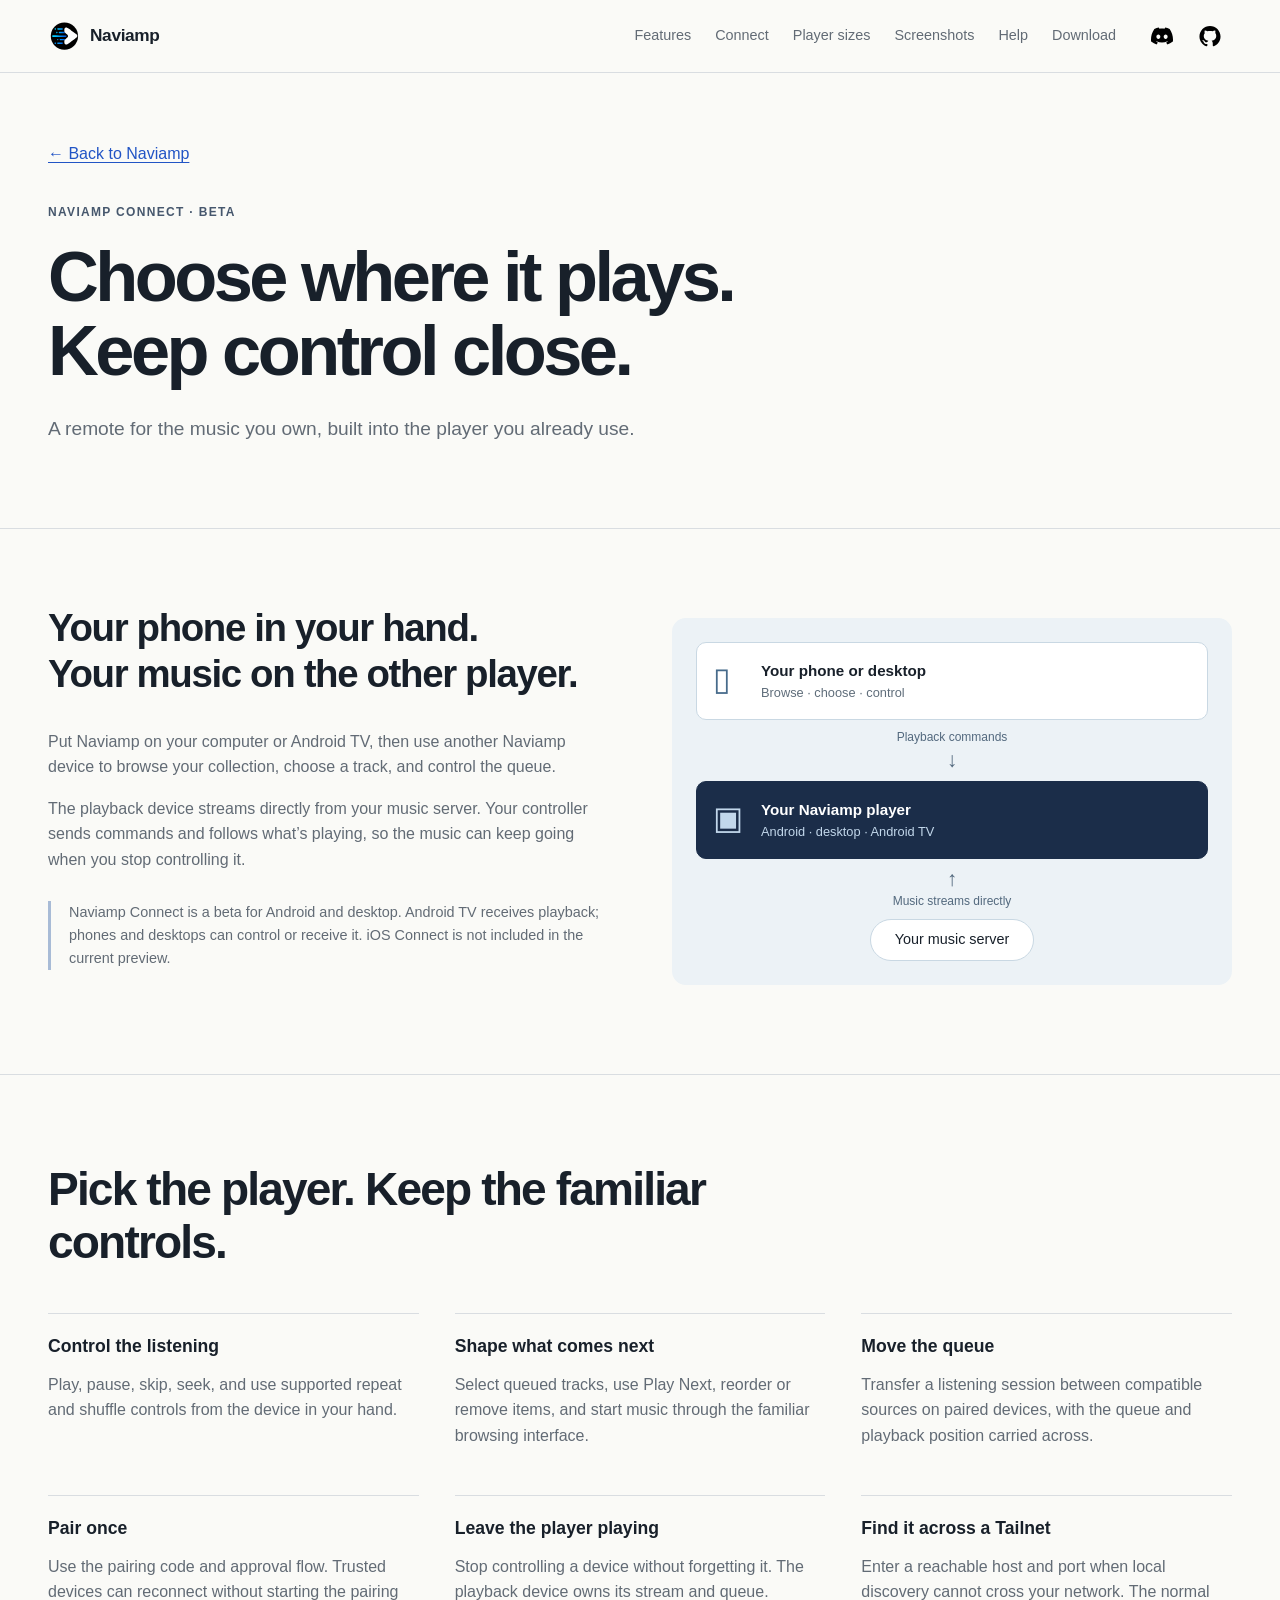
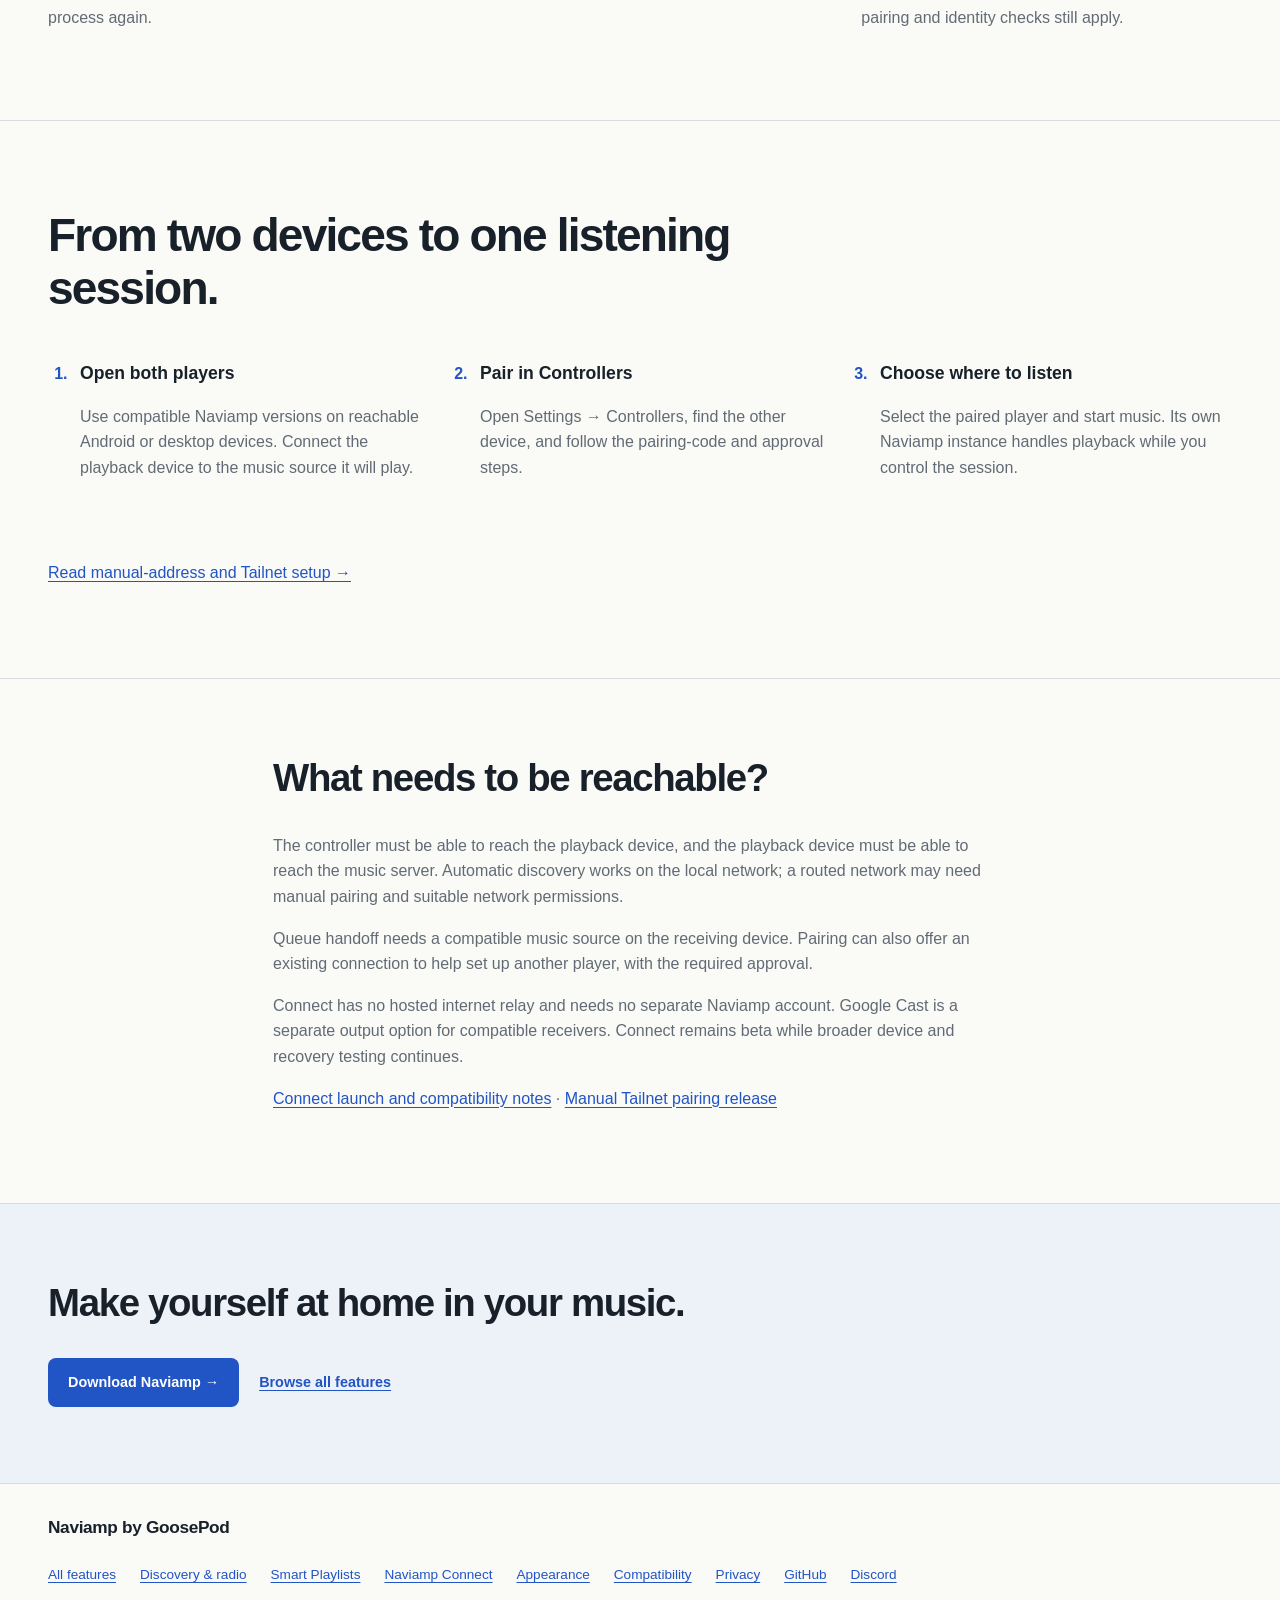
<file: naviamp/connect/index.html>
<!doctype html>
<html lang="en">
  <head>
    <meta charset="utf-8">
    <meta name="viewport" content="width=device-width, initial-scale=1">
    <meta name="description" content="Control another Naviamp player, manage its queue, and move listening between paired Android and desktop devices. Currently in beta.">
    <meta name="theme-color" content="#fafaf7">
    <meta property="og:title" content="Naviamp Connect — Naviamp">
    <meta property="og:description" content="Control another Naviamp player, manage its queue, and move listening between paired Android and desktop devices. Currently in beta.">
    <meta property="og:image" content="https://goosepod.com/assets/naviamp/social-preview.jpg">
    <meta property="og:type" content="website">
    <meta property="og:url" content="https://goosepod.com/naviamp/connect/">
    <title>Naviamp Connect — Naviamp</title>
    <link rel="icon" type="image/png" sizes="64x64" href="/assets/naviamp/favicon.png">
    <link rel="apple-touch-icon" sizes="180x180" href="/assets/naviamp/apple-touch-icon.png">
    <link rel="stylesheet" href="/styles.css">
    <link rel="stylesheet" href="/naviamp/website.css">
  </head>
  <body class="naviamp-site"><a class="skip-link" href="#main">Skip to content</a>
    <header class="site-header">
      <nav class="site-nav container" aria-label="Primary navigation"><a class="site-name product-brand" href="/naviamp/"><img src="/assets/naviamp/icon.svg" width="32" height="32" alt="">Naviamp</a>
        <div class="nav-links"><a href="/naviamp/features/">Features</a><a href="/naviamp/connect/">Connect</a><a href="/naviamp/#player-sizes">Player sizes</a><a href="/naviamp/#screenshots">Screenshots</a><a href="/naviamp/#help">Help</a><a href="/naviamp/#downloads">Download</a></div>
      <div class="header-socials" aria-label="Naviamp community"><a class="social-icon" href="https://discord.gg/7dd9954VGd" aria-label="Join Naviamp on Discord" title="Discord"><img src="/assets/social/discord.svg" width="22" height="22" alt=""></a><a class="social-icon" href="https://github.com/goosepod/naviamp" aria-label="Naviamp on GitHub" title="GitHub"><img src="/assets/social/github.svg" width="22" height="22" alt=""></a></div>
</nav>
    </header>
    <main id="main">

      <section class="container feature-intro"><a href="/naviamp/">← Back to Naviamp</a>
        <p class="eyebrow">Naviamp Connect · Beta</p>
        <h1>Choose where it plays.<br>Keep control close.</h1>
        <p class="lead">A remote for the music you own, built into the player you already use.</p>
      </section>

      <section class="section">
        <div class="container detail-split">
          <div class="reading-copy">
            <h2>Your phone in your hand.<br>Your music on the other player.</h2>
            <p>Put Naviamp on your computer or Android TV, then use another Naviamp device to browse your collection, choose a track, and control the queue.</p>
            <p>The playback device streams directly from your music server. Your controller sends commands and follows what’s playing, so the music can keep going when you stop controlling it.</p>
            <p class="requirement">Naviamp Connect is a beta for Android and desktop. Android TV receives playback; phones and desktops can control or receive it. iOS Connect is not included in the current preview.</p>
          </div>
          <div class="connect-diagram" role="img" aria-label="Your phone or desktop sends playback commands to a paired Naviamp player. The music streams from your music server directly to the playback device.">
            <div class="device-card"><span aria-hidden="true">▯</span><strong>Your phone or desktop</strong><small>Browse · choose · control</small></div>
            <p class="connection-line">Playback commands <span aria-hidden="true">↓</span></p>
            <div class="device-card playback-device"><span aria-hidden="true">▣</span><strong>Your Naviamp player</strong><small>Android · desktop · Android TV</small></div>
            <p class="connection-line"><span aria-hidden="true">↑</span> Music streams directly</p>
            <div class="server-pill">Your music server</div>
          </div>
        </div>
      </section>

      <section class="section">
        <div class="container">
          <div class="section-heading">
            <h2>Pick the player. Keep the familiar controls.</h2>
          </div>
          <div class="quick-grid">
            <article>
              <h3>Control the listening</h3>
              <p>Play, pause, skip, seek, and use supported repeat and shuffle controls from the device in your hand.</p>
            </article>
            <article>
              <h3>Shape what comes next</h3>
              <p>Select queued tracks, use Play Next, reorder or remove items, and start music through the familiar browsing interface.</p>
            </article>
            <article>
              <h3>Move the queue</h3>
              <p>Transfer a listening session between compatible sources on paired devices, with the queue and playback position carried across.</p>
            </article>
            <article>
              <h3>Pair once</h3>
              <p>Use the pairing code and approval flow. Trusted devices can reconnect without starting the pairing process again.</p>
            </article>
            <article>
              <h3>Leave the player playing</h3>
              <p>Stop controlling a device without forgetting it. The playback device owns its stream and queue.</p>
            </article>
            <article>
              <h3>Find it across a Tailnet</h3>
              <p>Enter a reachable host and port when local discovery cannot cross your network. The normal pairing and identity checks still apply.</p>
            </article>
          </div>
        </div>
      </section>

      <section class="section">
        <div class="container">
          <div class="section-heading">
            <h2>From two devices to one listening session.</h2>
          </div>
          <ol class="setup-steps">
            <li>
              <h3>Open both players</h3>
              <p>Use compatible Naviamp versions on reachable Android or desktop devices. Connect the playback device to the music source it will play.</p>
            </li>
            <li>
              <h3>Pair in Controllers</h3>
              <p>Open Settings → Controllers, find the other device, and follow the pairing-code and approval steps.</p>
            </li>
            <li>
              <h3>Choose where to listen</h3>
              <p>Select the paired player and start music. Its own Naviamp instance handles playback while you control the session.</p>
            </li>
          </ol>
          <p><a href="https://github.com/goosepod/naviamp/blob/main/docs/connect-manual-tailnet.md">Read manual-address and Tailnet setup →</a></p>
        </div>
      </section>

      <section class="section">
        <div class="container reading-copy">
          <h2>What needs to be reachable?</h2>
          <p>The controller must be able to reach the playback device, and the playback device must be able to reach the music server. Automatic discovery works on the local network; a routed network may need manual pairing and suitable network permissions.</p>
          <p>Queue handoff needs a compatible music source on the receiving device. Pairing can also offer an existing connection to help set up another player, with the required approval.</p>
          <p>Connect has no hosted internet relay and needs no separate Naviamp account. Google Cast is a separate output option for compatible receivers. Connect remains beta while broader device and recovery testing continues.</p>
          <p><a href="https://github.com/goosepod/naviamp/releases/tag/v2.6.0">Connect launch and compatibility notes</a> · <a href="https://github.com/goosepod/naviamp/releases/tag/v2.8.0">Manual Tailnet pairing release</a></p>
        </div>
      </section>

      <section class="section page-cta">
        <div class="container">
          <h2>Make yourself at home in your music.</h2>
          <div class="hero-actions"><a class="primary-button" href="/naviamp/#downloads">Download Naviamp →</a><a href="/naviamp/features/">Browse all features</a></div>
        </div>
      </section>
    </main>
    <footer class="site-footer">
      <div class="container"><a class="site-name" href="/">Naviamp by GoosePod</a>
        <nav class="feature-footer" aria-label="Explore Naviamp"><a href="/naviamp/features/">All features</a><a href="/naviamp/discovery/">Discovery &amp; radio</a><a href="/naviamp/smart-playlists/">Smart Playlists</a><a href="/naviamp/connect/">Naviamp Connect</a><a href="/naviamp/appearance/">Appearance</a><a href="/naviamp/compatibility/">Compatibility</a><a href="/naviamp/privacy/">Privacy</a><a href="https://github.com/goosepod/naviamp">GitHub</a><a href="https://discord.gg/7dd9954VGd">Discord</a></nav>
      </div>
    </footer>
  </body>
</html>
</file>
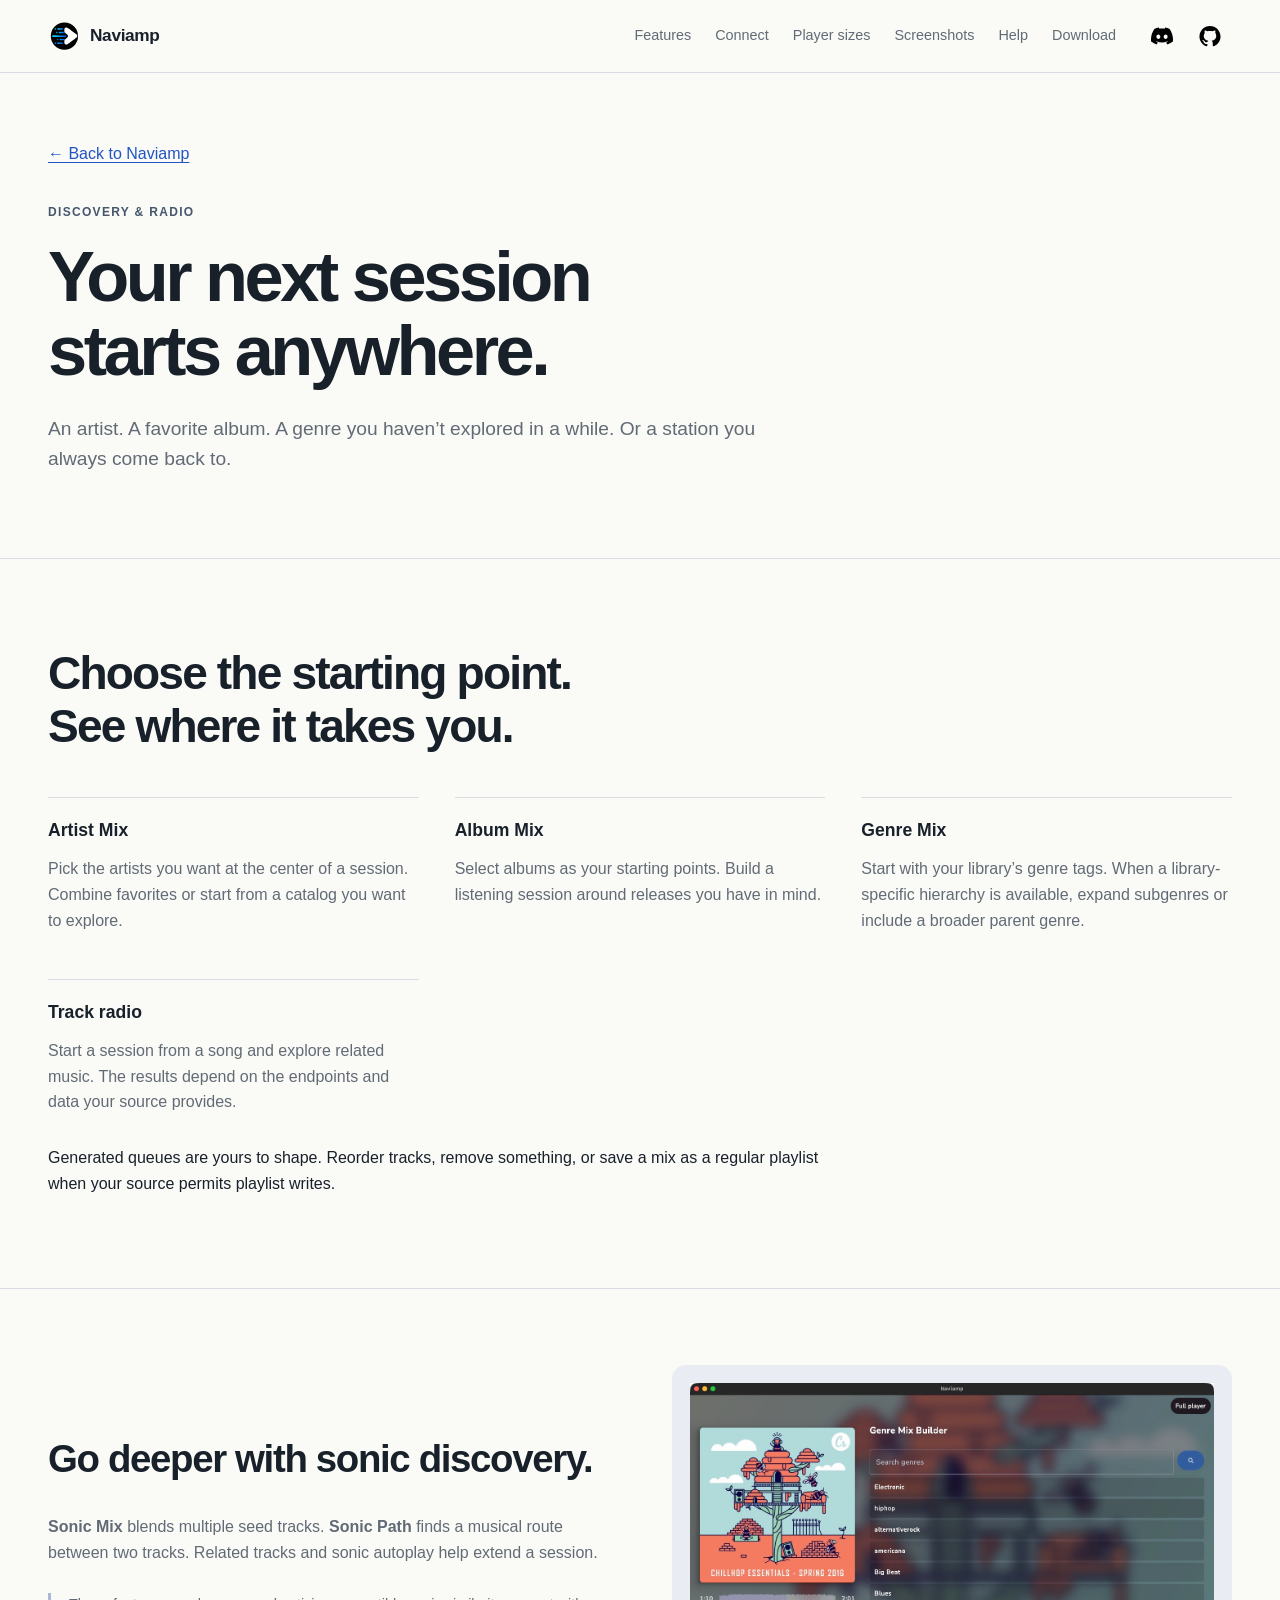
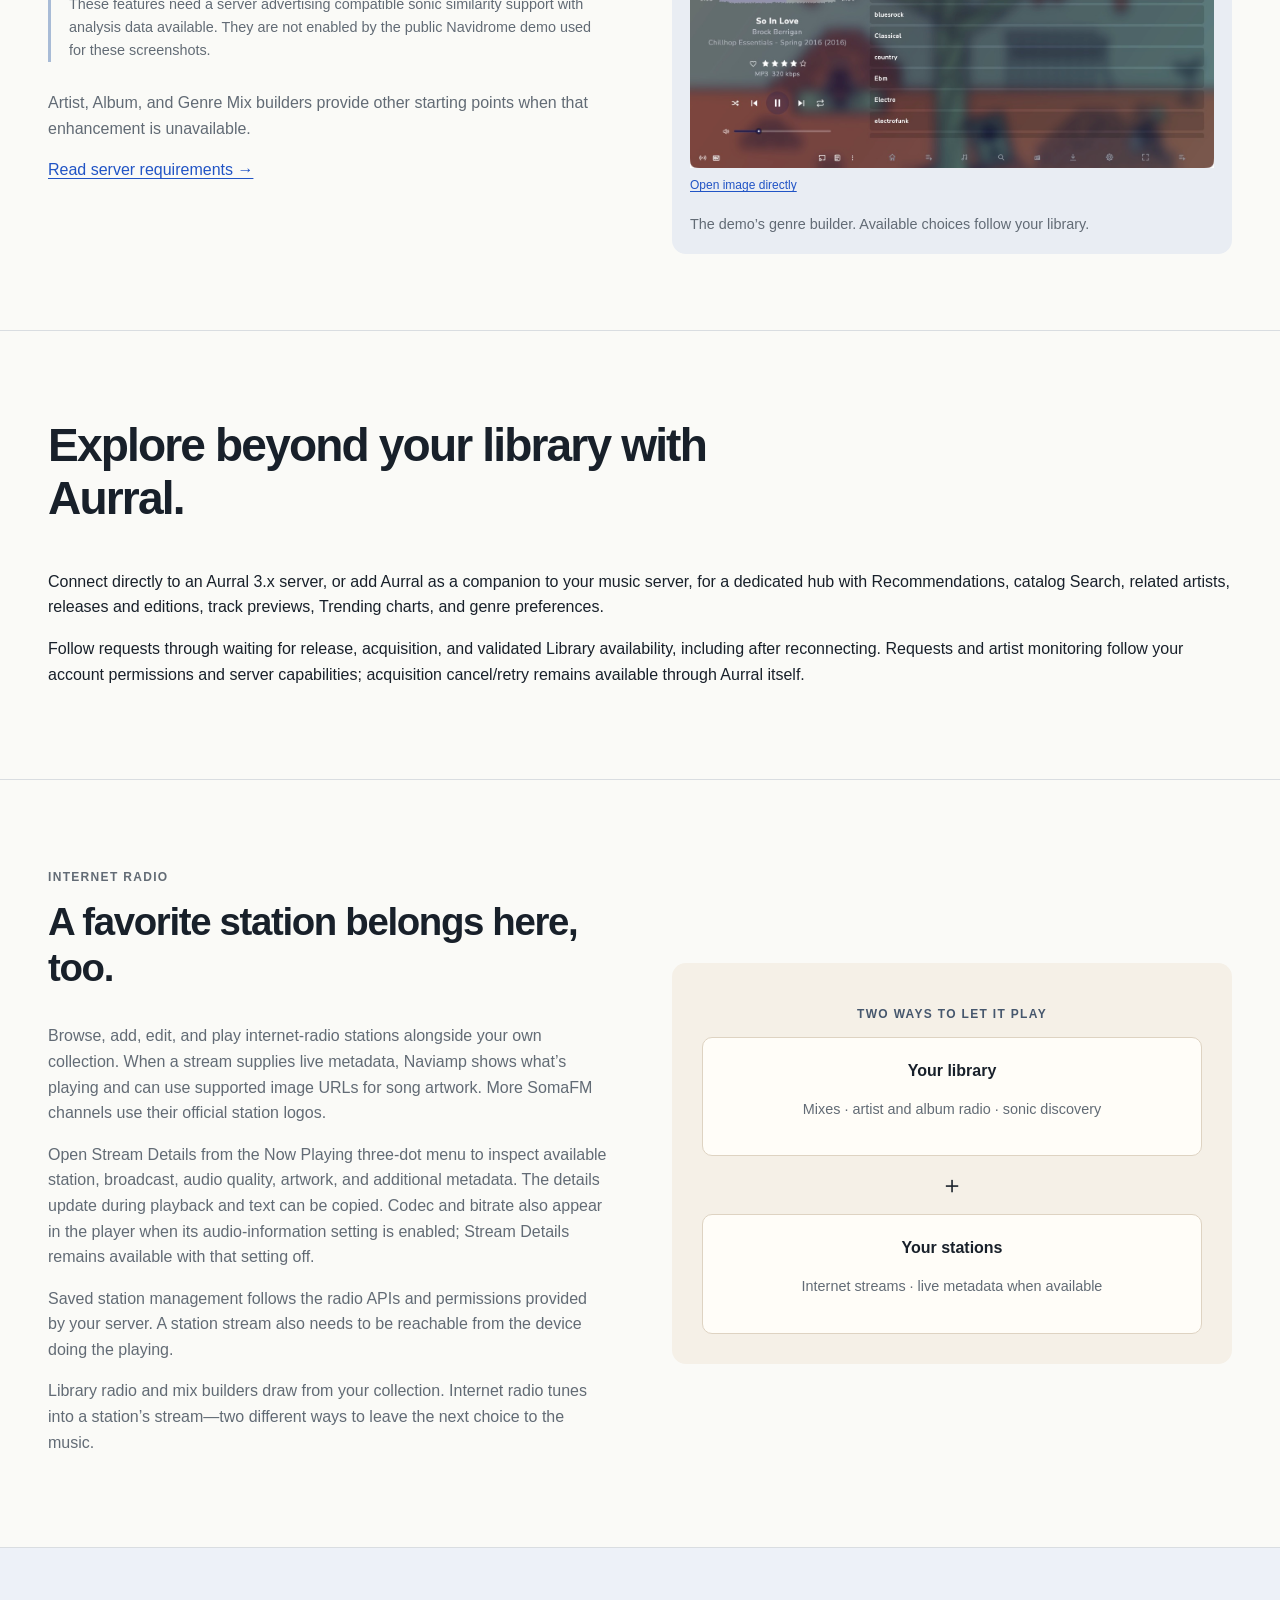
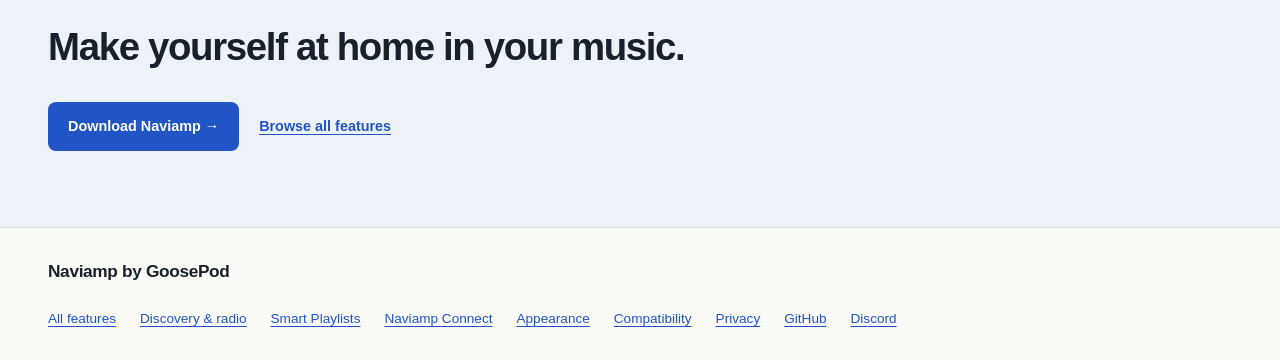
<file: naviamp/discovery/index.html>
<!doctype html>
<html lang="en">
  <head>
    <meta charset="utf-8">
    <meta name="viewport" content="width=device-width, initial-scale=1">
    <meta name="description" content="Build Artist, Album, and Genre mixes, explore server-backed sonic discovery, and tune into internet-radio stations in Naviamp.">
    <meta name="theme-color" content="#fafaf7">
    <meta property="og:title" content="Discovery, mixes &amp; internet radio — Naviamp">
    <meta property="og:description" content="Build Artist, Album, and Genre mixes, explore server-backed sonic discovery, and tune into internet-radio stations in Naviamp.">
    <meta property="og:image" content="https://goosepod.com/assets/naviamp/social-preview.jpg">
    <meta property="og:type" content="website">
    <meta property="og:url" content="https://goosepod.com/naviamp/discovery/">
    <title>Discovery, mixes &amp; internet radio — Naviamp</title>
    <link rel="icon" type="image/png" sizes="64x64" href="/assets/naviamp/favicon.png">
    <link rel="apple-touch-icon" sizes="180x180" href="/assets/naviamp/apple-touch-icon.png">
    <link rel="stylesheet" href="/styles.css">
    <link rel="stylesheet" href="/naviamp/website.css">
  </head>
  <body class="naviamp-site"><a class="skip-link" href="#main">Skip to content</a>
    <header class="site-header">
      <nav class="site-nav container" aria-label="Primary navigation"><a class="site-name product-brand" href="/naviamp/"><img src="/assets/naviamp/icon.svg" width="32" height="32" alt="">Naviamp</a>
        <div class="nav-links"><a href="/naviamp/features/">Features</a><a href="/naviamp/connect/">Connect</a><a href="/naviamp/#player-sizes">Player sizes</a><a href="/naviamp/#screenshots">Screenshots</a><a href="/naviamp/#help">Help</a><a href="/naviamp/#downloads">Download</a></div>
      <div class="header-socials" aria-label="Naviamp community"><a class="social-icon" href="https://discord.gg/7dd9954VGd" aria-label="Join Naviamp on Discord" title="Discord"><img src="/assets/social/discord.svg" width="22" height="22" alt=""></a><a class="social-icon" href="https://github.com/goosepod/naviamp" aria-label="Naviamp on GitHub" title="GitHub"><img src="/assets/social/github.svg" width="22" height="22" alt=""></a></div>
</nav>
    </header>
    <main id="main">

      <section class="container feature-intro"><a href="/naviamp/">← Back to Naviamp</a>
        <p class="eyebrow">Discovery & radio</p>
        <h1>Your next session<br>starts anywhere.</h1>
        <p class="lead">An artist. A favorite album. A genre you haven’t explored in a while. Or a station you always come back to.</p>
      </section>

      <section class="section" id="mix-builders">
        <div class="container">
          <div class="section-heading">
            <h2>Choose the starting point.<br>See where it takes you.</h2>
          </div>
          <div class="quick-grid">
            <article>
              <h3>Artist Mix</h3>
              <p>Pick the artists you want at the center of a session. Combine favorites or start from a catalog you want to explore.</p>
            </article>
            <article>
              <h3>Album Mix</h3>
              <p>Select albums as your starting points. Build a listening session around releases you have in mind.</p>
            </article>
            <article>
              <h3>Genre Mix</h3>
              <p>Start with your library’s genre tags. When a library-specific hierarchy is available, expand subgenres or include a broader parent genre.</p>
            </article>
            <article>
              <h3>Track radio</h3>
              <p>Start a session from a song and explore related music. The results depend on the endpoints and data your source provides.</p>
            </article>
          </div>
          <p class="reading-copy">Generated queues are yours to shape. Reorder tracks, remove something, or save a mix as a regular playlist when your source permits playlist writes.</p>
        </div>
      </section>

      <section class="section">
        <div class="container detail-split">
          <div class="reading-copy">
            <h2>Go deeper with sonic discovery.</h2>
            <p><strong>Sonic Mix</strong> blends multiple seed tracks. <strong>Sonic Path</strong> finds a musical route between two tracks. Related tracks and sonic autoplay help extend a session.</p>
            <p class="requirement">These features need a server advertising compatible sonic similarity support with analysis data available. They are not enabled by the public Navidrome demo used for these screenshots.</p>
            <p>Artist, Album, and Genre Mix builders provide other starting points when that enhancement is unavailable.</p>
            <a href="/naviamp/compatibility/#server-features">Read server requirements →</a></div>
          <figure>
            <button type="button" class="screenshot-trigger" command="show-modal" commandfor="shot-mix-builders" aria-label="Enlarge screenshot: Naviamp Genre Mix Builder on the Navidrome demo connection"><img loading="lazy" src="/assets/naviamp/mix-builders.jpg" alt="Naviamp Genre Mix Builder on the Navidrome demo connection" width="1281" height="941"></button>
            <a class="original-image-link" href="/assets/naviamp/mix-builders.jpg">Open image directly</a>
            <figcaption>The demo’s genre builder. Available choices follow your library.</figcaption>
          </figure>
        </div>
      </section>

      <section class="section" id="aurral">
        <div class="container">
          <div class="section-heading"><h2>Explore beyond your library with Aurral.</h2></div>
          <p>Connect directly to an Aurral 3.x server, or add Aurral as a companion to your music server, for a dedicated hub with Recommendations, catalog Search, related artists, releases and editions, track previews, Trending charts, and genre preferences.</p>
          <p>Follow requests through waiting for release, acquisition, and validated Library availability, including after reconnecting. Requests and artist monitoring follow your account permissions and server capabilities; acquisition cancel/retry remains available through Aurral itself.</p>
        </div>
      </section>

      <section class="section" id="internet-radio">
        <div class="container detail-split">
          <div class="reading-copy">
            <p class="eyebrow">Internet radio</p>
            <h2>A favorite station belongs here, too.</h2>
            <p>Browse, add, edit, and play internet-radio stations alongside your own collection. When a stream supplies live metadata, Naviamp shows what’s playing and can use supported image URLs for song artwork. More SomaFM channels use their official station logos.</p>
            <p>Open Stream Details from the Now Playing three-dot menu to inspect available station, broadcast, audio quality, artwork, and additional metadata. The details update during playback and text can be copied. Codec and bitrate also appear in the player when its audio-information setting is enabled; Stream Details remains available with that setting off.</p>
            <p>Saved station management follows the radio APIs and permissions provided by your server. A station stream also needs to be reachable from the device doing the playing.</p>
            <p>Library radio and mix builders draw from your collection. Internet radio tunes into a station’s stream—two different ways to leave the next choice to the music.</p>
          </div>
          <div class="radio-illustration">
            <p class="eyebrow">Two ways to let it play</p>
            <div><strong>Your library</strong>
              <p>Mixes · artist and album radio · sonic discovery</p>
            </div>
            <span aria-hidden="true">＋</span>
            <div><strong>Your stations</strong>
              <p>Internet streams · live metadata when available</p>
            </div>
          </div>
        </div>
      </section>

      <section class="section page-cta">
        <div class="container">
          <h2>Make yourself at home in your music.</h2>
          <div class="hero-actions"><a class="primary-button" href="/naviamp/#downloads">Download Naviamp →</a><a href="/naviamp/features/">Browse all features</a></div>
        </div>
      </section>
    </main>
    <footer class="site-footer">
      <div class="container"><a class="site-name" href="/">Naviamp by GoosePod</a>
        <nav class="feature-footer" aria-label="Explore Naviamp"><a href="/naviamp/features/">All features</a><a href="/naviamp/discovery/">Discovery &amp; radio</a><a href="/naviamp/smart-playlists/">Smart Playlists</a><a href="/naviamp/connect/">Naviamp Connect</a><a href="/naviamp/appearance/">Appearance</a><a href="/naviamp/compatibility/">Compatibility</a><a href="/naviamp/privacy/">Privacy</a><a href="https://github.com/goosepod/naviamp">GitHub</a><a href="https://discord.gg/7dd9954VGd">Discord</a></nav>
      </div>
    </footer>
    <dialog class="screenshot-dialog" id="shot-mix-builders" aria-labelledby="shot-mix-builders-caption" closedby="any">
      <form method="dialog">
        <button type="submit" autofocus>Close screenshot <span aria-hidden="true">×</span></button>
      </form>
      <figure><img loading="lazy" src="/assets/naviamp/mix-builders.jpg" alt="Naviamp Genre Mix Builder on the Navidrome demo connection" width="1281" height="941">
        <figcaption id="shot-mix-builders-caption">Naviamp Genre Mix Builder on the Navidrome demo connection <a href="/assets/naviamp/mix-builders.jpg">Open original image</a></figcaption>
      </figure>
    </dialog>
  </body>
</html>
</file>
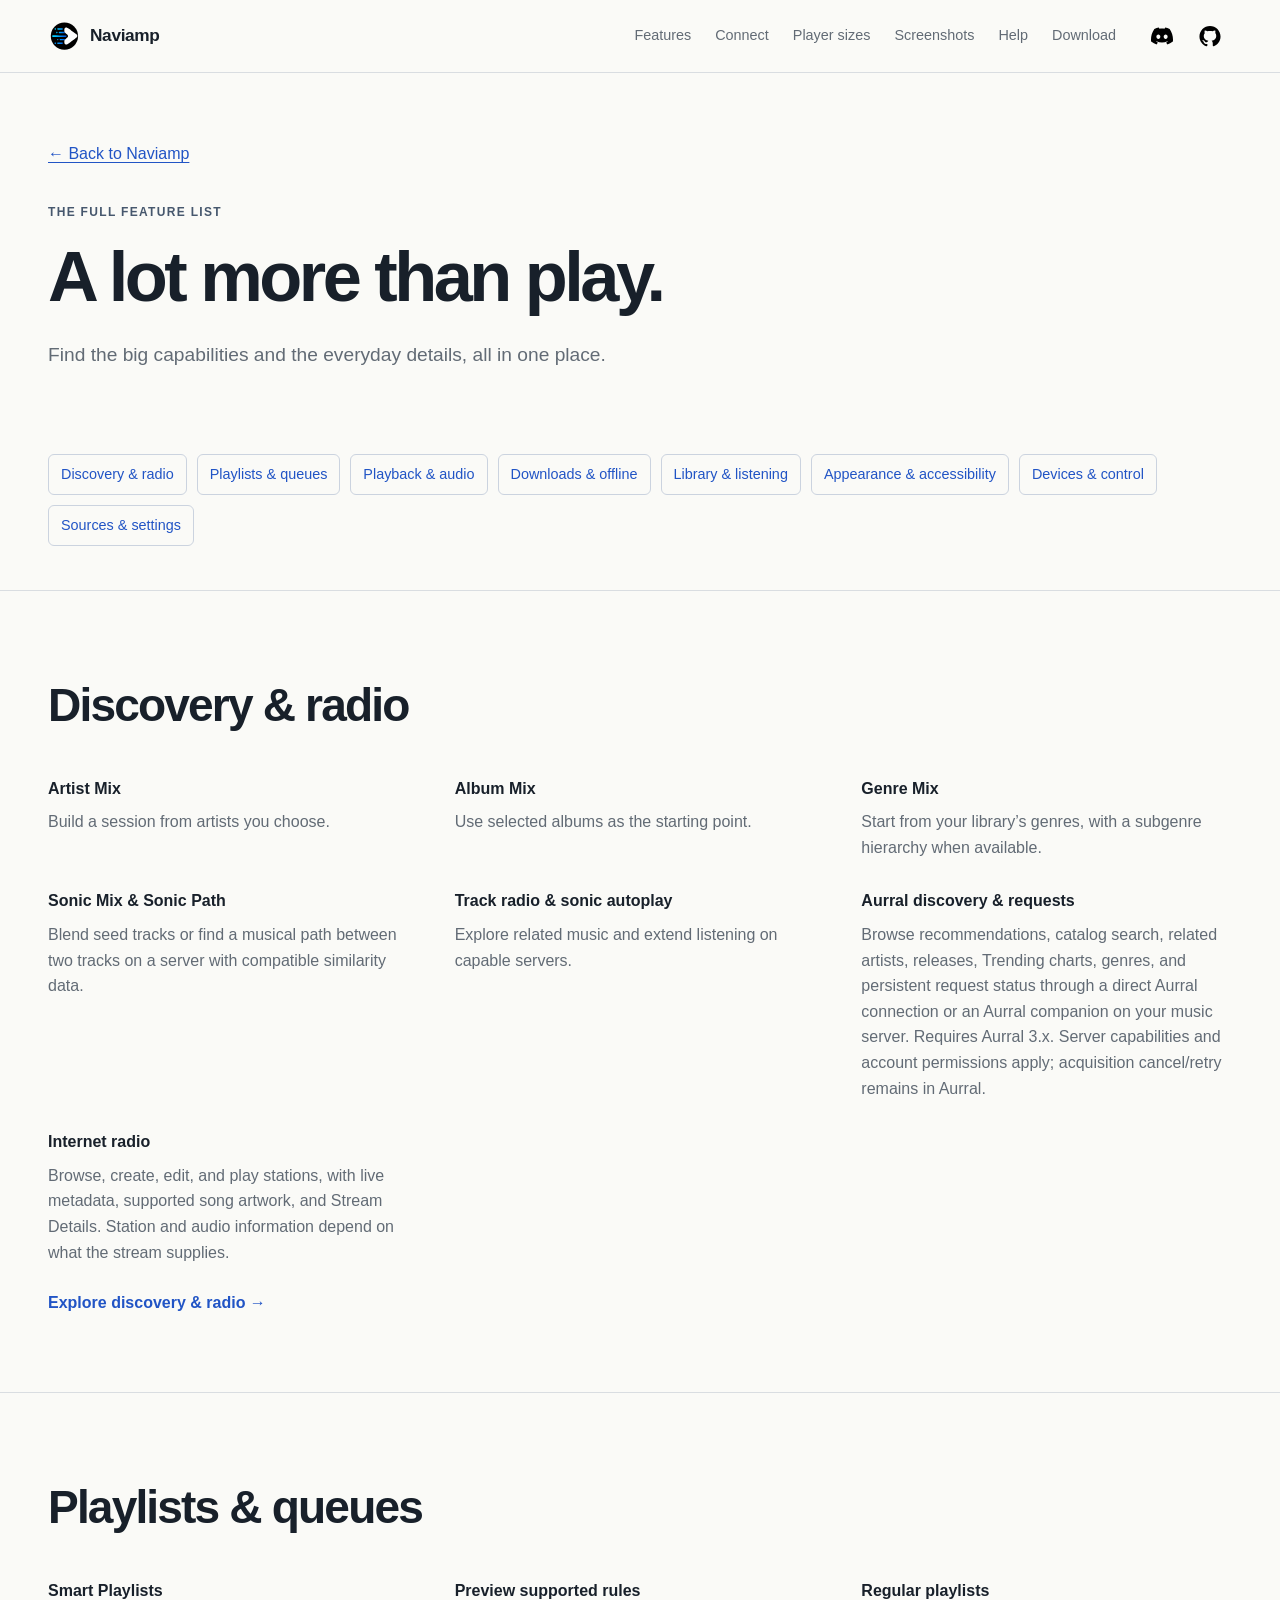
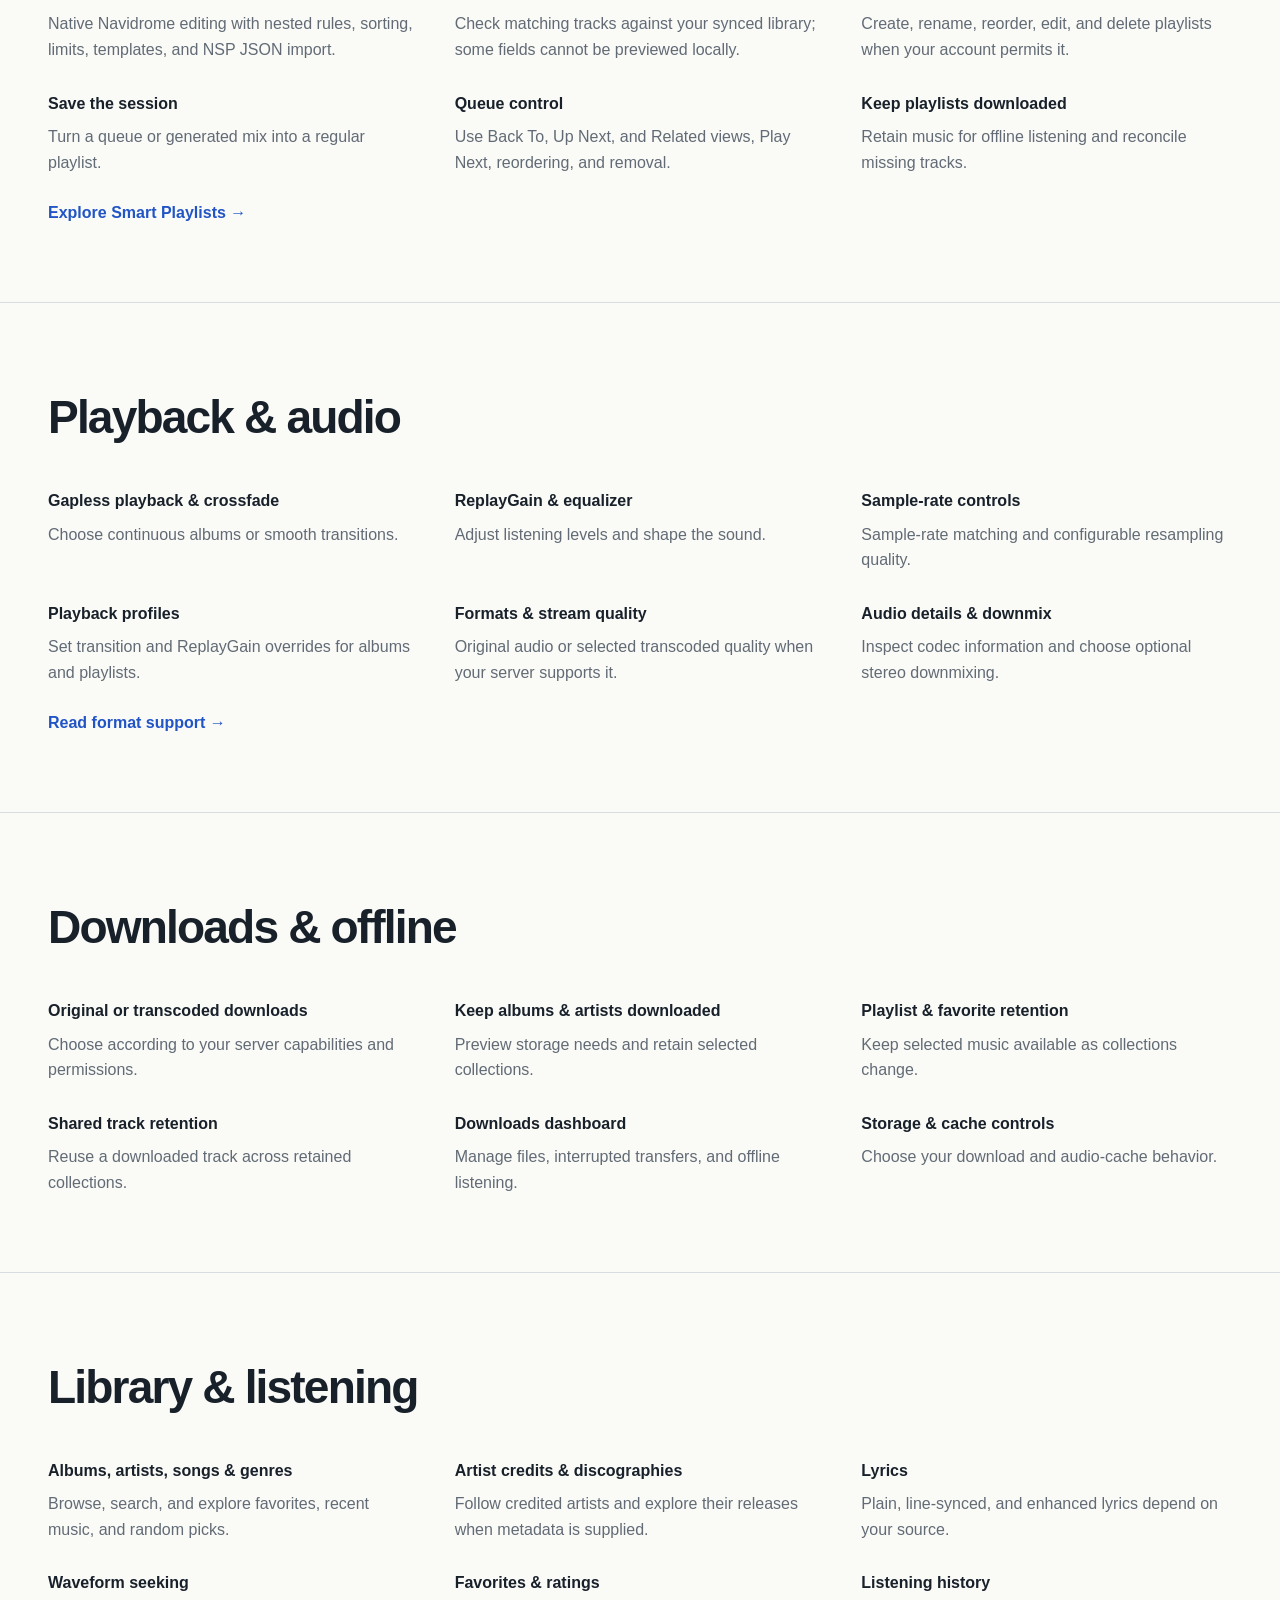
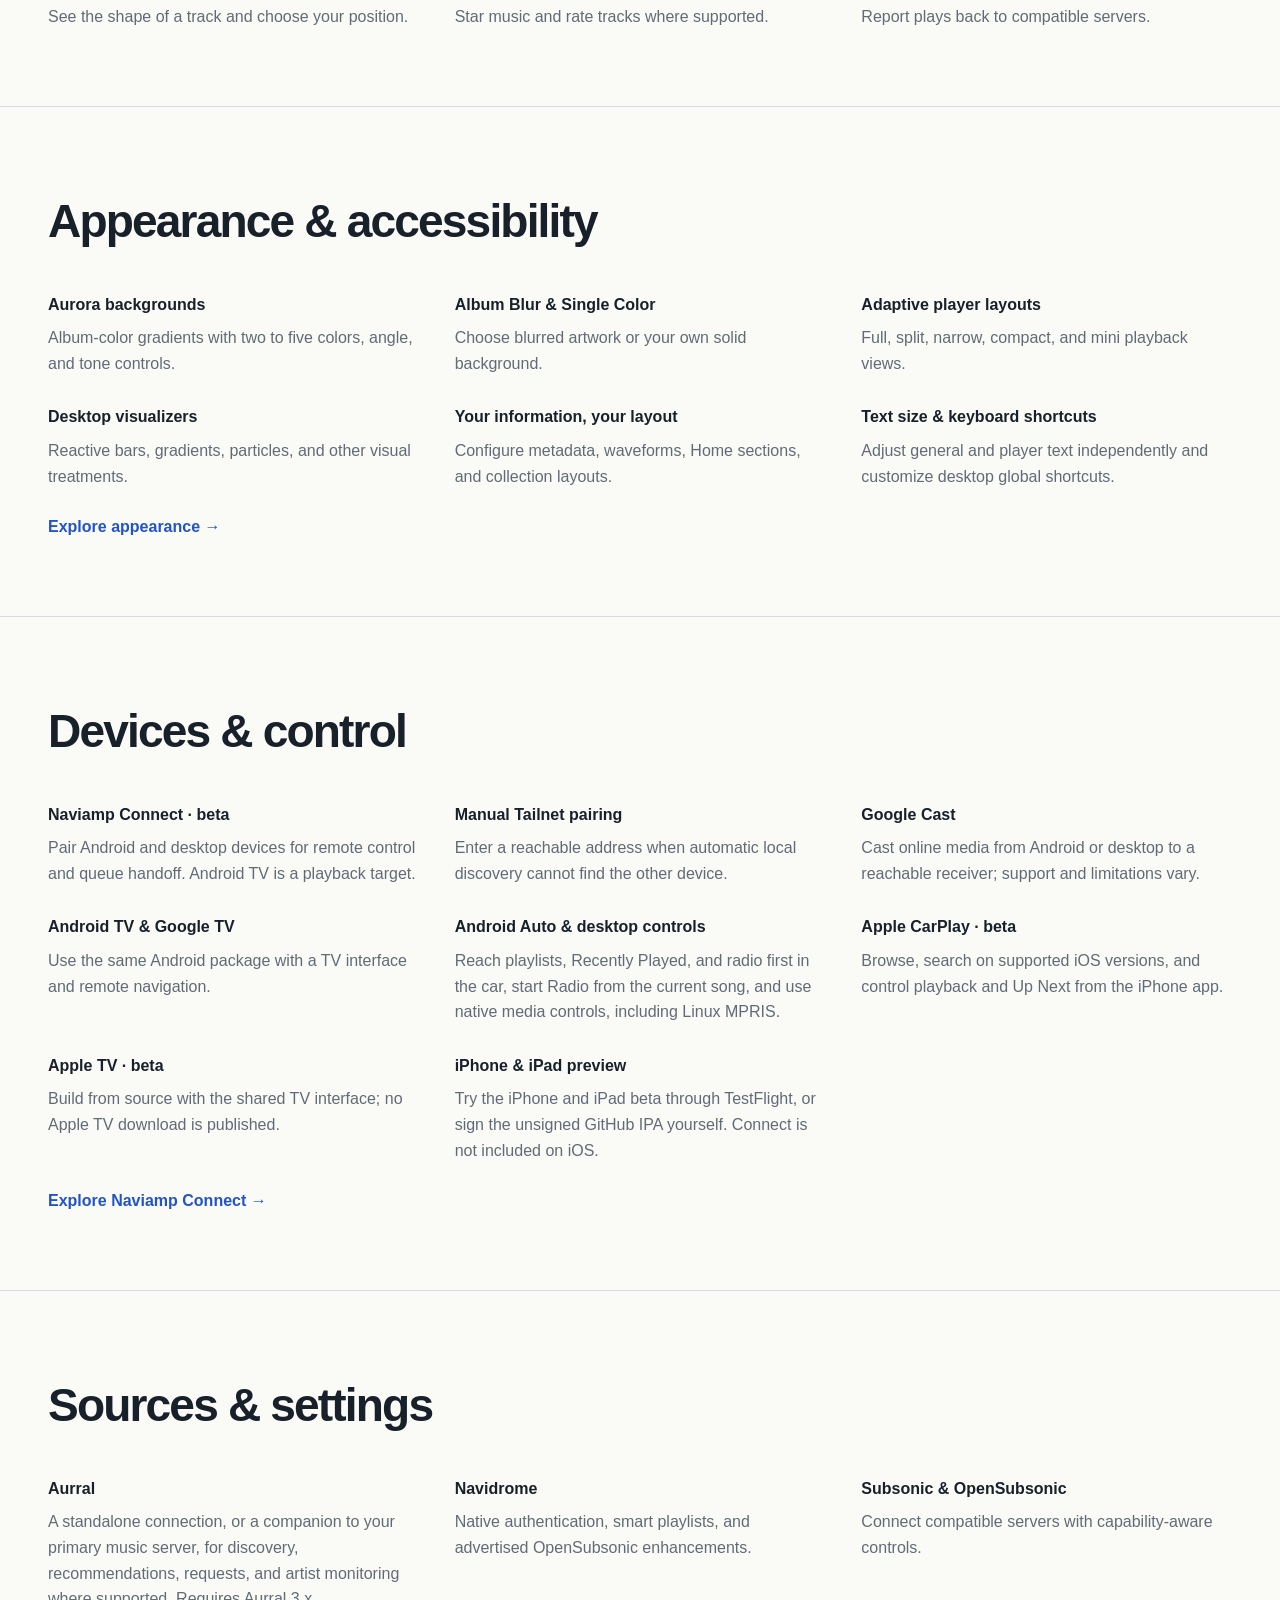
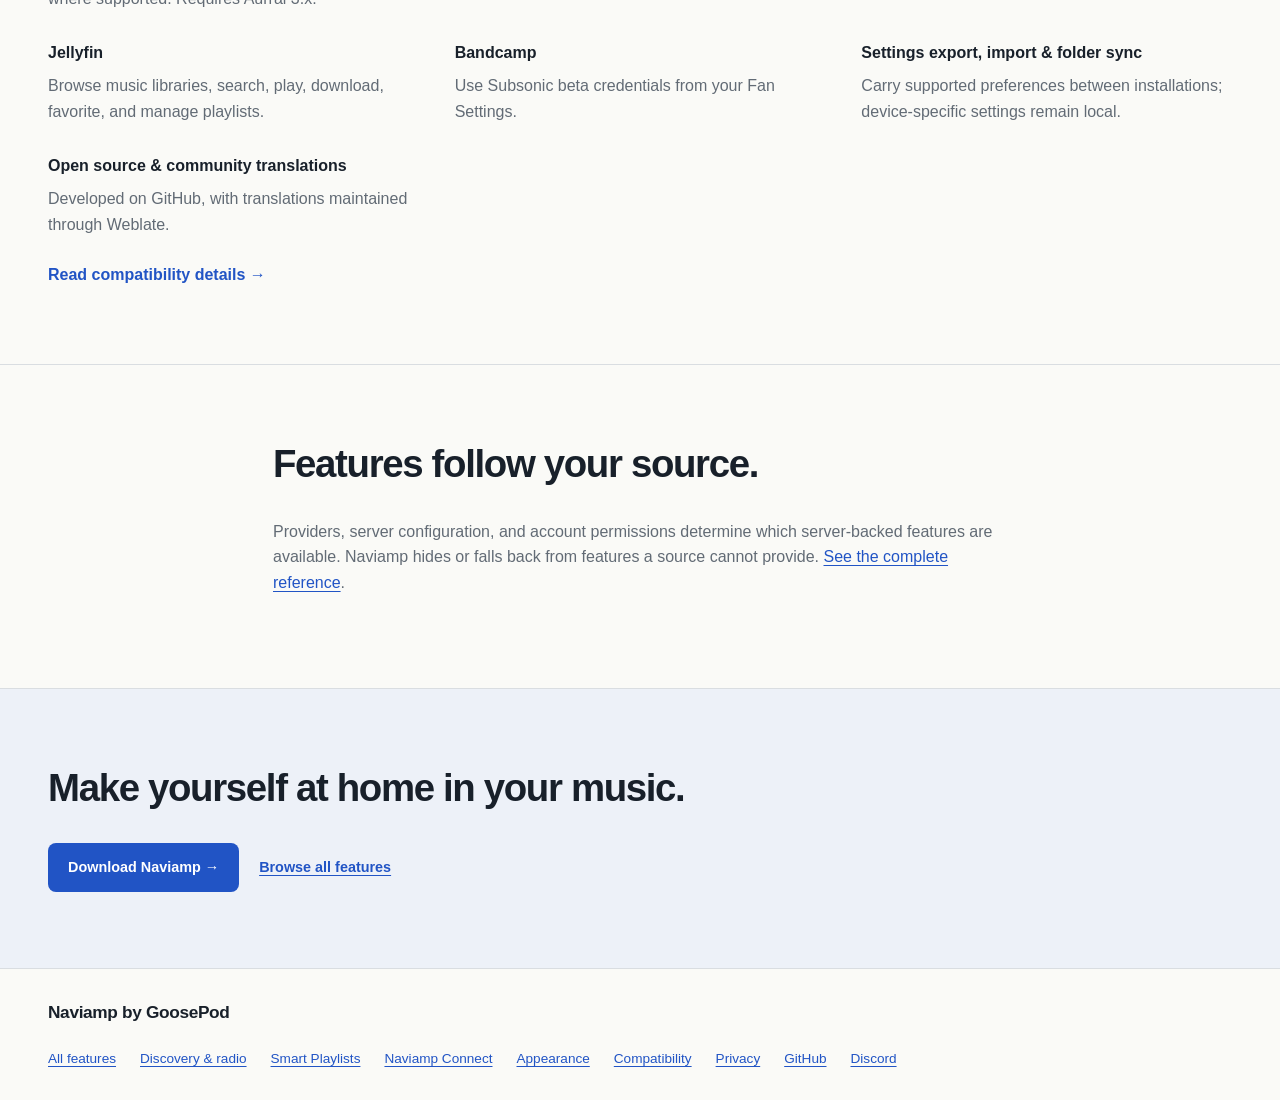
<file: naviamp/features/index.html>
<!doctype html>
<html lang="en">
  <head>
    <meta charset="utf-8">
    <meta name="viewport" content="width=device-width, initial-scale=1">
    <meta name="description" content="Explore Naviamp discovery, Smart Playlists, remote control, internet radio, downloads, audio, and customization.">
    <meta name="theme-color" content="#fafaf7">
    <meta property="og:title" content="Features — Naviamp">
    <meta property="og:description" content="Explore Naviamp discovery, Smart Playlists, remote control, internet radio, downloads, audio, and customization.">
    <meta property="og:image" content="https://goosepod.com/assets/naviamp/social-preview.jpg">
    <meta property="og:type" content="website">
    <meta property="og:url" content="https://goosepod.com/naviamp/features/">
    <title>Features — Naviamp</title>
    <link rel="icon" type="image/png" sizes="64x64" href="/assets/naviamp/favicon.png">
    <link rel="apple-touch-icon" sizes="180x180" href="/assets/naviamp/apple-touch-icon.png">
    <link rel="stylesheet" href="/styles.css">
    <link rel="stylesheet" href="/naviamp/website.css">
  </head>
  <body class="naviamp-site"><a class="skip-link" href="#main">Skip to content</a>
    <header class="site-header">
      <nav class="site-nav container" aria-label="Primary navigation"><a class="site-name product-brand" href="/naviamp/"><img src="/assets/naviamp/icon.svg" width="32" height="32" alt="">Naviamp</a>
        <div class="nav-links"><a href="/naviamp/features/">Features</a><a href="/naviamp/connect/">Connect</a><a href="/naviamp/#player-sizes">Player sizes</a><a href="/naviamp/#screenshots">Screenshots</a><a href="/naviamp/#help">Help</a><a href="/naviamp/#downloads">Download</a></div>
      <div class="header-socials" aria-label="Naviamp community"><a class="social-icon" href="https://discord.gg/7dd9954VGd" aria-label="Join Naviamp on Discord" title="Discord"><img src="/assets/social/discord.svg" width="22" height="22" alt=""></a><a class="social-icon" href="https://github.com/goosepod/naviamp" aria-label="Naviamp on GitHub" title="GitHub"><img src="/assets/social/github.svg" width="22" height="22" alt=""></a></div>
</nav>
    </header>
    <main id="main">

      <section class="container feature-intro"><a href="/naviamp/">← Back to Naviamp</a>
        <p class="eyebrow">The full feature list</p>
        <h1>A lot more than play.</h1>
        <p class="lead">Find the big capabilities and the everyday details, all in one place.</p>
      </section>
      <nav class="container section-jumps" aria-label="Feature categories"><a href="#discovery">Discovery & radio</a><a href="#playlists">Playlists & queues</a><a href="#audio">Playback & audio</a><a href="#offline">Downloads & offline</a><a href="#listening">Library & listening</a><a href="#appearance">Appearance & accessibility</a><a href="#devices">Devices & control</a><a href="#sources">Sources & settings</a></nav>

      <section class="section" id="discovery">
        <div class="container">
          <div class="section-heading">
            <h2>Discovery & radio</h2>
          </div>
          <dl class="feature-directory">
            <div>
              <dt>Artist Mix</dt>
              <dd>Build a session from artists you choose.</dd>
            </div>
            <div>
              <dt>Album Mix</dt>
              <dd>Use selected albums as the starting point.</dd>
            </div>
            <div>
              <dt>Genre Mix</dt>
              <dd>Start from your library’s genres, with a subgenre hierarchy when available.</dd>
            </div>
            <div>
              <dt>Sonic Mix & Sonic Path</dt>
              <dd>Blend seed tracks or find a musical path between two tracks on a server with compatible similarity data.</dd>
            </div>
            <div>
              <dt>Track radio & sonic autoplay</dt>
              <dd>Explore related music and extend listening on capable servers.</dd>
            </div>
            <div>
              <dt>Aurral discovery &amp; requests</dt>
              <dd>Browse recommendations, catalog search, related artists, releases, Trending charts, genres, and persistent request status through a direct Aurral connection or an Aurral companion on your music server. Requires Aurral 3.x. Server capabilities and account permissions apply; acquisition cancel/retry remains in Aurral.</dd>
            </div>
            <div>
              <dt>Internet radio</dt>
              <dd>Browse, create, edit, and play stations, with live metadata, supported song artwork, and Stream Details. Station and audio information depend on what the stream supplies.</dd>
            </div>
          </dl>
          <a class="text-link" href="/naviamp/discovery/">Explore discovery & radio →</a></div>
      </section>

      <section class="section" id="playlists">
        <div class="container">
          <div class="section-heading">
            <h2>Playlists & queues</h2>
          </div>
          <dl class="feature-directory">
            <div>
              <dt>Smart Playlists</dt>
              <dd>Native Navidrome editing with nested rules, sorting, limits, templates, and NSP JSON import.</dd>
            </div>
            <div>
              <dt>Preview supported rules</dt>
              <dd>Check matching tracks against your synced library; some fields cannot be previewed locally.</dd>
            </div>
            <div>
              <dt>Regular playlists</dt>
              <dd>Create, rename, reorder, edit, and delete playlists when your account permits it.</dd>
            </div>
            <div>
              <dt>Save the session</dt>
              <dd>Turn a queue or generated mix into a regular playlist.</dd>
            </div>
            <div>
              <dt>Queue control</dt>
              <dd>Use Back To, Up Next, and Related views, Play Next, reordering, and removal.</dd>
            </div>
            <div>
              <dt>Keep playlists downloaded</dt>
              <dd>Retain music for offline listening and reconcile missing tracks.</dd>
            </div>
          </dl>
          <a class="text-link" href="/naviamp/smart-playlists/">Explore Smart Playlists →</a></div>
      </section>

      <section class="section" id="audio">
        <div class="container">
          <div class="section-heading">
            <h2>Playback & audio</h2>
          </div>
          <dl class="feature-directory">
            <div>
              <dt>Gapless playback & crossfade</dt>
              <dd>Choose continuous albums or smooth transitions.</dd>
            </div>
            <div>
              <dt>ReplayGain & equalizer</dt>
              <dd>Adjust listening levels and shape the sound.</dd>
            </div>
            <div>
              <dt>Sample-rate controls</dt>
              <dd>Sample-rate matching and configurable resampling quality.</dd>
            </div>
            <div>
              <dt>Playback profiles</dt>
              <dd>Set transition and ReplayGain overrides for albums and playlists.</dd>
            </div>
            <div>
              <dt>Formats & stream quality</dt>
              <dd>Original audio or selected transcoded quality when your server supports it.</dd>
            </div>
            <div>
              <dt>Audio details & downmix</dt>
              <dd>Inspect codec information and choose optional stereo downmixing.</dd>
            </div>
          </dl>
          <a class="text-link" href="/naviamp/compatibility/#audio-formats">Read format support →</a></div>
      </section>

      <section class="section" id="offline">
        <div class="container">
          <div class="section-heading">
            <h2>Downloads & offline</h2>
          </div>
          <dl class="feature-directory">
            <div>
              <dt>Original or transcoded downloads</dt>
              <dd>Choose according to your server capabilities and permissions.</dd>
            </div>
            <div>
              <dt>Keep albums & artists downloaded</dt>
              <dd>Preview storage needs and retain selected collections.</dd>
            </div>
            <div>
              <dt>Playlist & favorite retention</dt>
              <dd>Keep selected music available as collections change.</dd>
            </div>
            <div>
              <dt>Shared track retention</dt>
              <dd>Reuse a downloaded track across retained collections.</dd>
            </div>
            <div>
              <dt>Downloads dashboard</dt>
              <dd>Manage files, interrupted transfers, and offline listening.</dd>
            </div>
            <div>
              <dt>Storage & cache controls</dt>
              <dd>Choose your download and audio-cache behavior.</dd>
            </div>
          </dl>
        </div>
      </section>

      <section class="section" id="listening">
        <div class="container">
          <div class="section-heading">
            <h2>Library & listening</h2>
          </div>
          <dl class="feature-directory">
            <div>
              <dt>Albums, artists, songs & genres</dt>
              <dd>Browse, search, and explore favorites, recent music, and random picks.</dd>
            </div>
            <div>
              <dt>Artist credits & discographies</dt>
              <dd>Follow credited artists and explore their releases when metadata is supplied.</dd>
            </div>
            <div>
              <dt>Lyrics</dt>
              <dd>Plain, line-synced, and enhanced lyrics depend on your source.</dd>
            </div>
            <div>
              <dt>Waveform seeking</dt>
              <dd>See the shape of a track and choose your position.</dd>
            </div>
            <div>
              <dt>Favorites & ratings</dt>
              <dd>Star music and rate tracks where supported.</dd>
            </div>
            <div>
              <dt>Listening history</dt>
              <dd>Report plays back to compatible servers.</dd>
            </div>
          </dl>
        </div>
      </section>

      <section class="section" id="appearance">
        <div class="container">
          <div class="section-heading">
            <h2>Appearance & accessibility</h2>
          </div>
          <dl class="feature-directory">
            <div>
              <dt>Aurora backgrounds</dt>
              <dd>Album-color gradients with two to five colors, angle, and tone controls.</dd>
            </div>
            <div>
              <dt>Album Blur & Single Color</dt>
              <dd>Choose blurred artwork or your own solid background.</dd>
            </div>
            <div>
              <dt>Adaptive player layouts</dt>
              <dd>Full, split, narrow, compact, and mini playback views.</dd>
            </div>
            <div>
              <dt>Desktop visualizers</dt>
              <dd>Reactive bars, gradients, particles, and other visual treatments.</dd>
            </div>
            <div>
              <dt>Your information, your layout</dt>
              <dd>Configure metadata, waveforms, Home sections, and collection layouts.</dd>
            </div>
            <div>
              <dt>Text size & keyboard shortcuts</dt>
              <dd>Adjust general and player text independently and customize desktop global shortcuts.</dd>
            </div>
          </dl>
          <a class="text-link" href="/naviamp/appearance/">Explore appearance →</a></div>
      </section>

      <section class="section" id="devices">
        <div class="container">
          <div class="section-heading">
            <h2>Devices & control</h2>
          </div>
          <dl class="feature-directory">
            <div>
              <dt>Naviamp Connect · beta</dt>
              <dd>Pair Android and desktop devices for remote control and queue handoff. Android TV is a playback target.</dd>
            </div>
            <div>
              <dt>Manual Tailnet pairing</dt>
              <dd>Enter a reachable address when automatic local discovery cannot find the other device.</dd>
            </div>
            <div>
              <dt>Google Cast</dt>
              <dd>Cast online media from Android or desktop to a reachable receiver; support and limitations vary.</dd>
            </div>
            <div>
              <dt>Android TV & Google TV</dt>
              <dd>Use the same Android package with a TV interface and remote navigation.</dd>
            </div>
            <div>
              <dt>Android Auto & desktop controls</dt>
              <dd>Reach playlists, Recently Played, and radio first in the car, start Radio from the current song, and use native media controls, including Linux MPRIS.</dd>
            </div>
            <div>
              <dt>Apple CarPlay · beta</dt>
              <dd>Browse, search on supported iOS versions, and control playback and Up Next from the iPhone app.</dd>
            </div>
            <div>
              <dt>Apple TV · beta</dt>
              <dd>Build from source with the shared TV interface; no Apple TV download is published.</dd>
            </div>
            <div>
              <dt>iPhone & iPad preview</dt>
              <dd>Try the iPhone and iPad beta through TestFlight, or sign the unsigned GitHub IPA yourself. Connect is not included on iOS.</dd>
            </div>
          </dl>
          <a class="text-link" href="/naviamp/connect/">Explore Naviamp Connect →</a></div>
      </section>

      <section class="section" id="sources">
        <div class="container">
          <div class="section-heading">
            <h2>Sources & settings</h2>
          </div>
          <dl class="feature-directory">
            <div>
              <dt>Aurral</dt>
              <dd>A standalone connection, or a companion to your primary music server, for discovery, recommendations, requests, and artist monitoring where supported. Requires Aurral 3.x.</dd>
            </div>
            <div>
              <dt>Navidrome</dt>
              <dd>Native authentication, smart playlists, and advertised OpenSubsonic enhancements.</dd>
            </div>
            <div>
              <dt>Subsonic & OpenSubsonic</dt>
              <dd>Connect compatible servers with capability-aware controls.</dd>
            </div>
            <div>
              <dt>Jellyfin</dt>
              <dd>Browse music libraries, search, play, download, favorite, and manage playlists.</dd>
            </div>
            <div>
              <dt>Bandcamp</dt>
              <dd>Use Subsonic beta credentials from your Fan Settings.</dd>
            </div>
            <div>
              <dt>Settings export, import & folder sync</dt>
              <dd>Carry supported preferences between installations; device-specific settings remain local.</dd>
            </div>
            <div>
              <dt>Open source & community translations</dt>
              <dd>Developed on GitHub, with translations maintained through Weblate.</dd>
            </div>
          </dl>
          <a class="text-link" href="/naviamp/compatibility/">Read compatibility details →</a></div>
      </section>

      <section class="section">
        <div class="container reading-copy">
          <h2>Features follow your source.</h2>
          <p>Providers, server configuration, and account permissions determine which server-backed features are available. Naviamp hides or falls back from features a source cannot provide. <a href="/naviamp/compatibility/">See the complete reference</a>.</p>
        </div>
      </section>

      <section class="section page-cta">
        <div class="container">
          <h2>Make yourself at home in your music.</h2>
          <div class="hero-actions"><a class="primary-button" href="/naviamp/#downloads">Download Naviamp →</a><a href="/naviamp/features/">Browse all features</a></div>
        </div>
      </section>
    </main>
    <footer class="site-footer">
      <div class="container"><a class="site-name" href="/">Naviamp by GoosePod</a>
        <nav class="feature-footer" aria-label="Explore Naviamp"><a href="/naviamp/features/">All features</a><a href="/naviamp/discovery/">Discovery &amp; radio</a><a href="/naviamp/smart-playlists/">Smart Playlists</a><a href="/naviamp/connect/">Naviamp Connect</a><a href="/naviamp/appearance/">Appearance</a><a href="/naviamp/compatibility/">Compatibility</a><a href="/naviamp/privacy/">Privacy</a><a href="https://github.com/goosepod/naviamp">GitHub</a><a href="https://discord.gg/7dd9954VGd">Discord</a></nav>
      </div>
    </footer>
  </body>
</html>
</file>
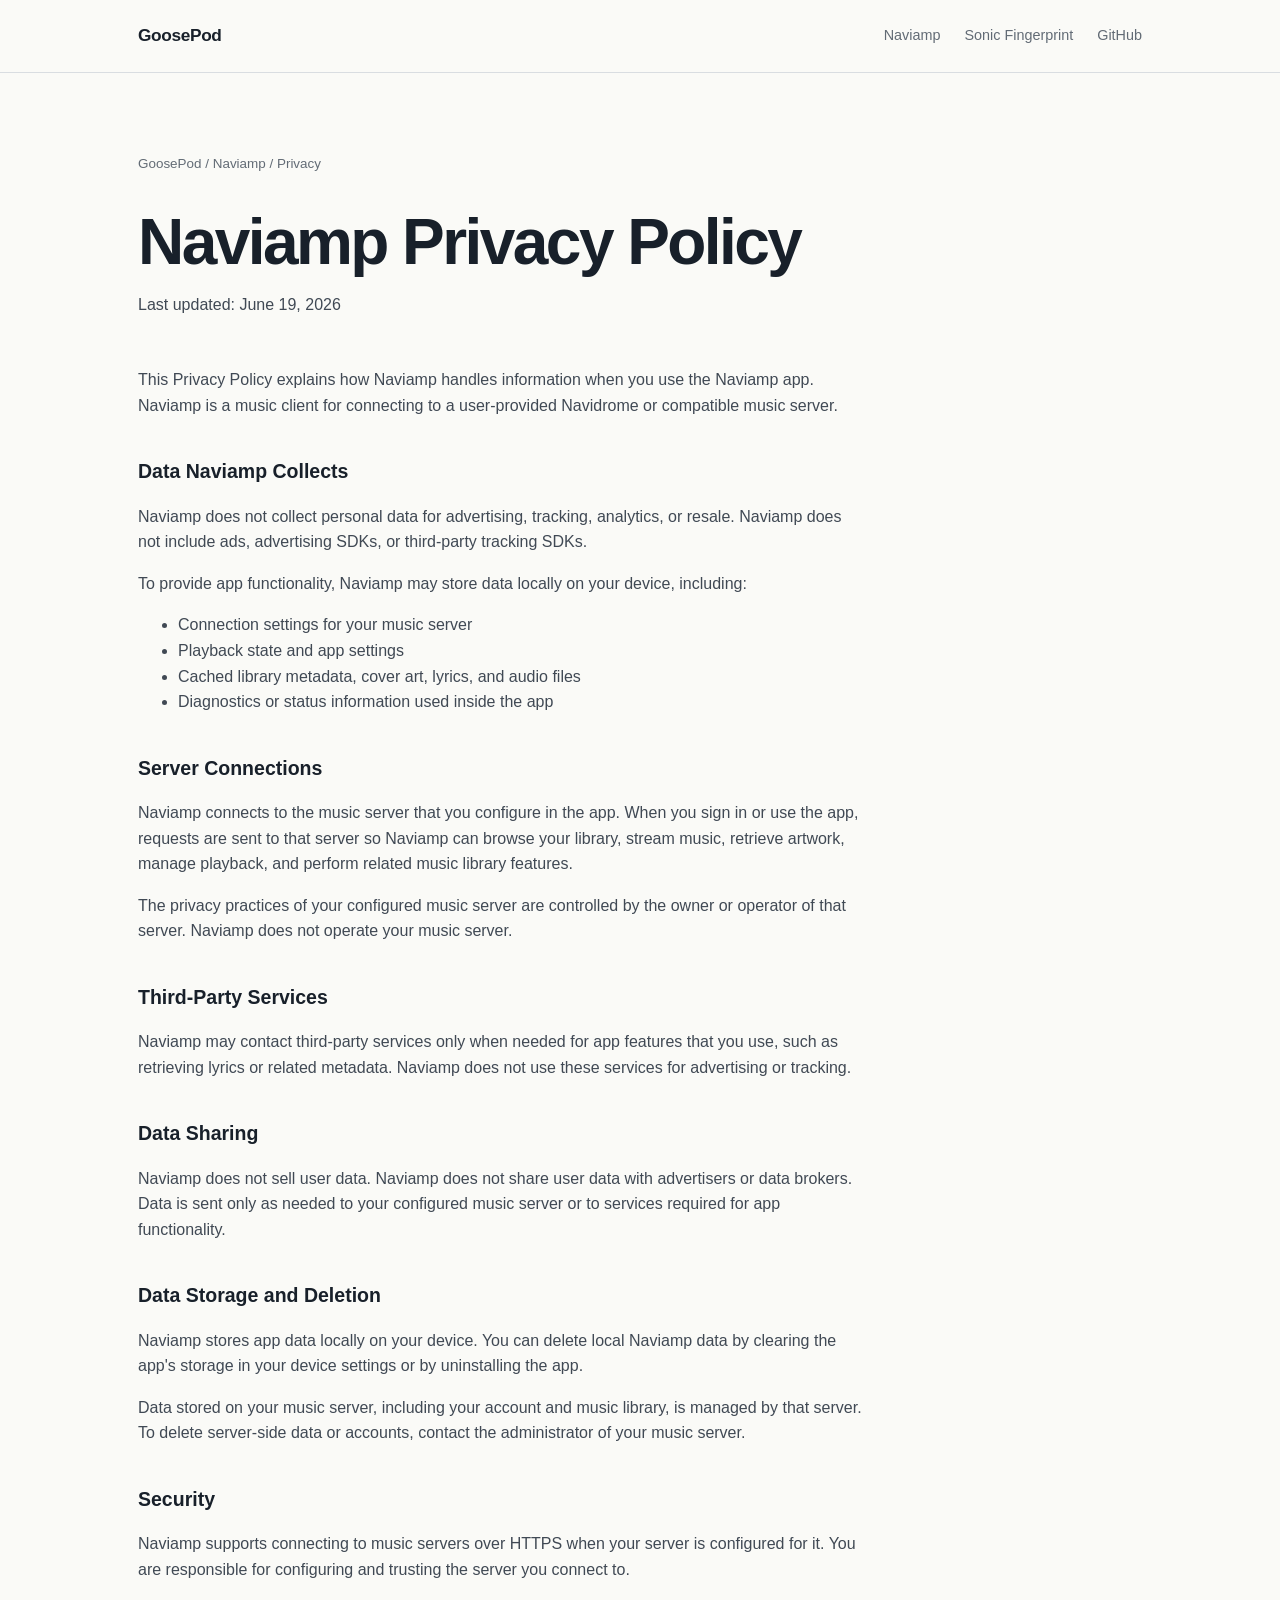
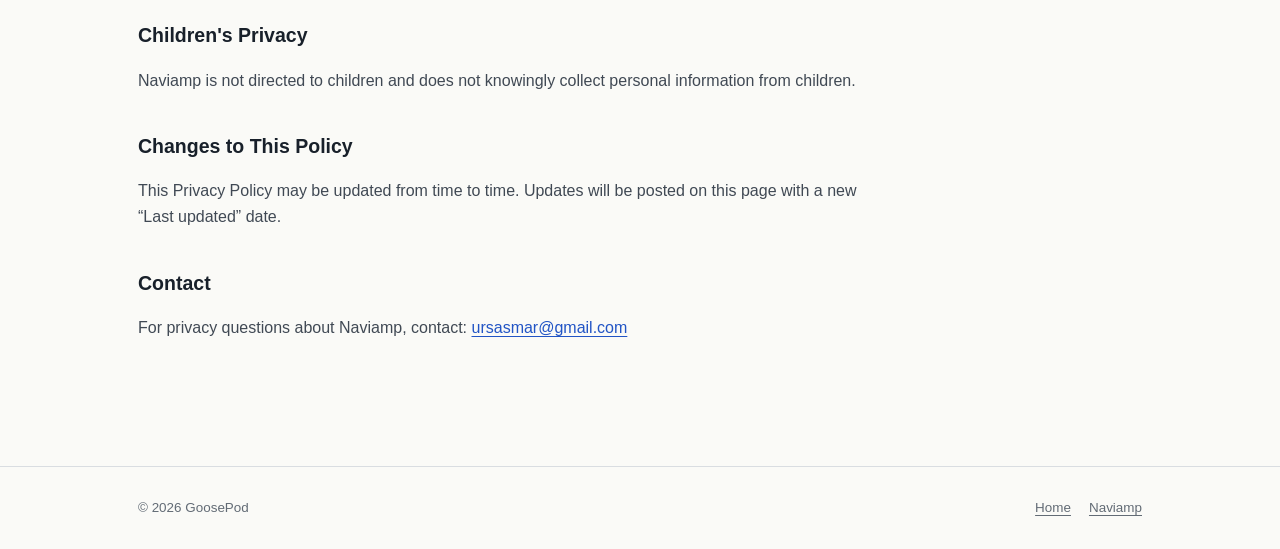
<file: naviamp/privacy/index.html>
<!doctype html>
<html lang="en">
<head>
  <meta charset="utf-8">
  <meta name="viewport" content="width=device-width, initial-scale=1">
  <meta name="description" content="Naviamp privacy policy.">
  <meta name="theme-color" content="#fafaf7">
  <title>Naviamp Privacy Policy — GoosePod</title>
  <link rel="icon" type="image/png" sizes="64x64" href="/assets/naviamp/favicon.png">
  <link rel="apple-touch-icon" sizes="180x180" href="/assets/naviamp/apple-touch-icon.png">
  <link rel="stylesheet" href="/styles.css">
</head>
<body>
  <header class="site-header">
    <nav class="site-nav container" aria-label="Primary navigation">
      <a class="site-name" href="/">GoosePod</a>
      <div class="nav-links"><a href="/naviamp/">Naviamp</a><a href="/audiomuse-fingerprint/">Sonic Fingerprint</a><a href="https://github.com/goosepod/naviamp">GitHub</a></div>
    </nav>
  </header>

  <main class="privacy-wrap container">
    <article class="policy">
      <div class="breadcrumbs"><a href="/">GoosePod</a> / <a href="/naviamp/">Naviamp</a> / Privacy</div>
      <h1>Naviamp Privacy Policy</h1>
      <p class="updated">Last updated: June 19, 2026</p>

      <p>This Privacy Policy explains how Naviamp handles information when you use the Naviamp app. Naviamp is a music client for connecting to a user-provided Navidrome or compatible music server.</p>

      <h2>Data Naviamp Collects</h2>
      <p>Naviamp does not collect personal data for advertising, tracking, analytics, or resale. Naviamp does not include ads, advertising SDKs, or third-party tracking SDKs.</p>
      <p>To provide app functionality, Naviamp may store data locally on your device, including:</p>
      <ul>
        <li>Connection settings for your music server</li>
        <li>Playback state and app settings</li>
        <li>Cached library metadata, cover art, lyrics, and audio files</li>
        <li>Diagnostics or status information used inside the app</li>
      </ul>

      <h2>Server Connections</h2>
      <p>Naviamp connects to the music server that you configure in the app. When you sign in or use the app, requests are sent to that server so Naviamp can browse your library, stream music, retrieve artwork, manage playback, and perform related music library features.</p>
      <p>The privacy practices of your configured music server are controlled by the owner or operator of that server. Naviamp does not operate your music server.</p>

      <h2>Third-Party Services</h2>
      <p>Naviamp may contact third-party services only when needed for app features that you use, such as retrieving lyrics or related metadata. Naviamp does not use these services for advertising or tracking.</p>

      <h2>Data Sharing</h2>
      <p>Naviamp does not sell user data. Naviamp does not share user data with advertisers or data brokers. Data is sent only as needed to your configured music server or to services required for app functionality.</p>

      <h2>Data Storage and Deletion</h2>
      <p>Naviamp stores app data locally on your device. You can delete local Naviamp data by clearing the app's storage in your device settings or by uninstalling the app.</p>
      <p>Data stored on your music server, including your account and music library, is managed by that server. To delete server-side data or accounts, contact the administrator of your music server.</p>

      <h2>Security</h2>
      <p>Naviamp supports connecting to music servers over HTTPS when your server is configured for it. You are responsible for configuring and trusting the server you connect to.</p>

      <h2>Children's Privacy</h2>
      <p>Naviamp is not directed to children and does not knowingly collect personal information from children.</p>

      <h2>Changes to This Policy</h2>
      <p>This Privacy Policy may be updated from time to time. Updates will be posted on this page with a new “Last updated” date.</p>

      <h2>Contact</h2>
      <p>For privacy questions about Naviamp, contact: <a href="mailto:ursasmar@gmail.com">ursasmar@gmail.com</a></p>
    </article>
  </main>

  <footer class="site-footer"><div class="container footer-row"><span>© 2026 GoosePod</span><div class="footer-links"><a href="/">Home</a><a href="/naviamp/">Naviamp</a></div></div></footer>
</body>
</html>
</file>
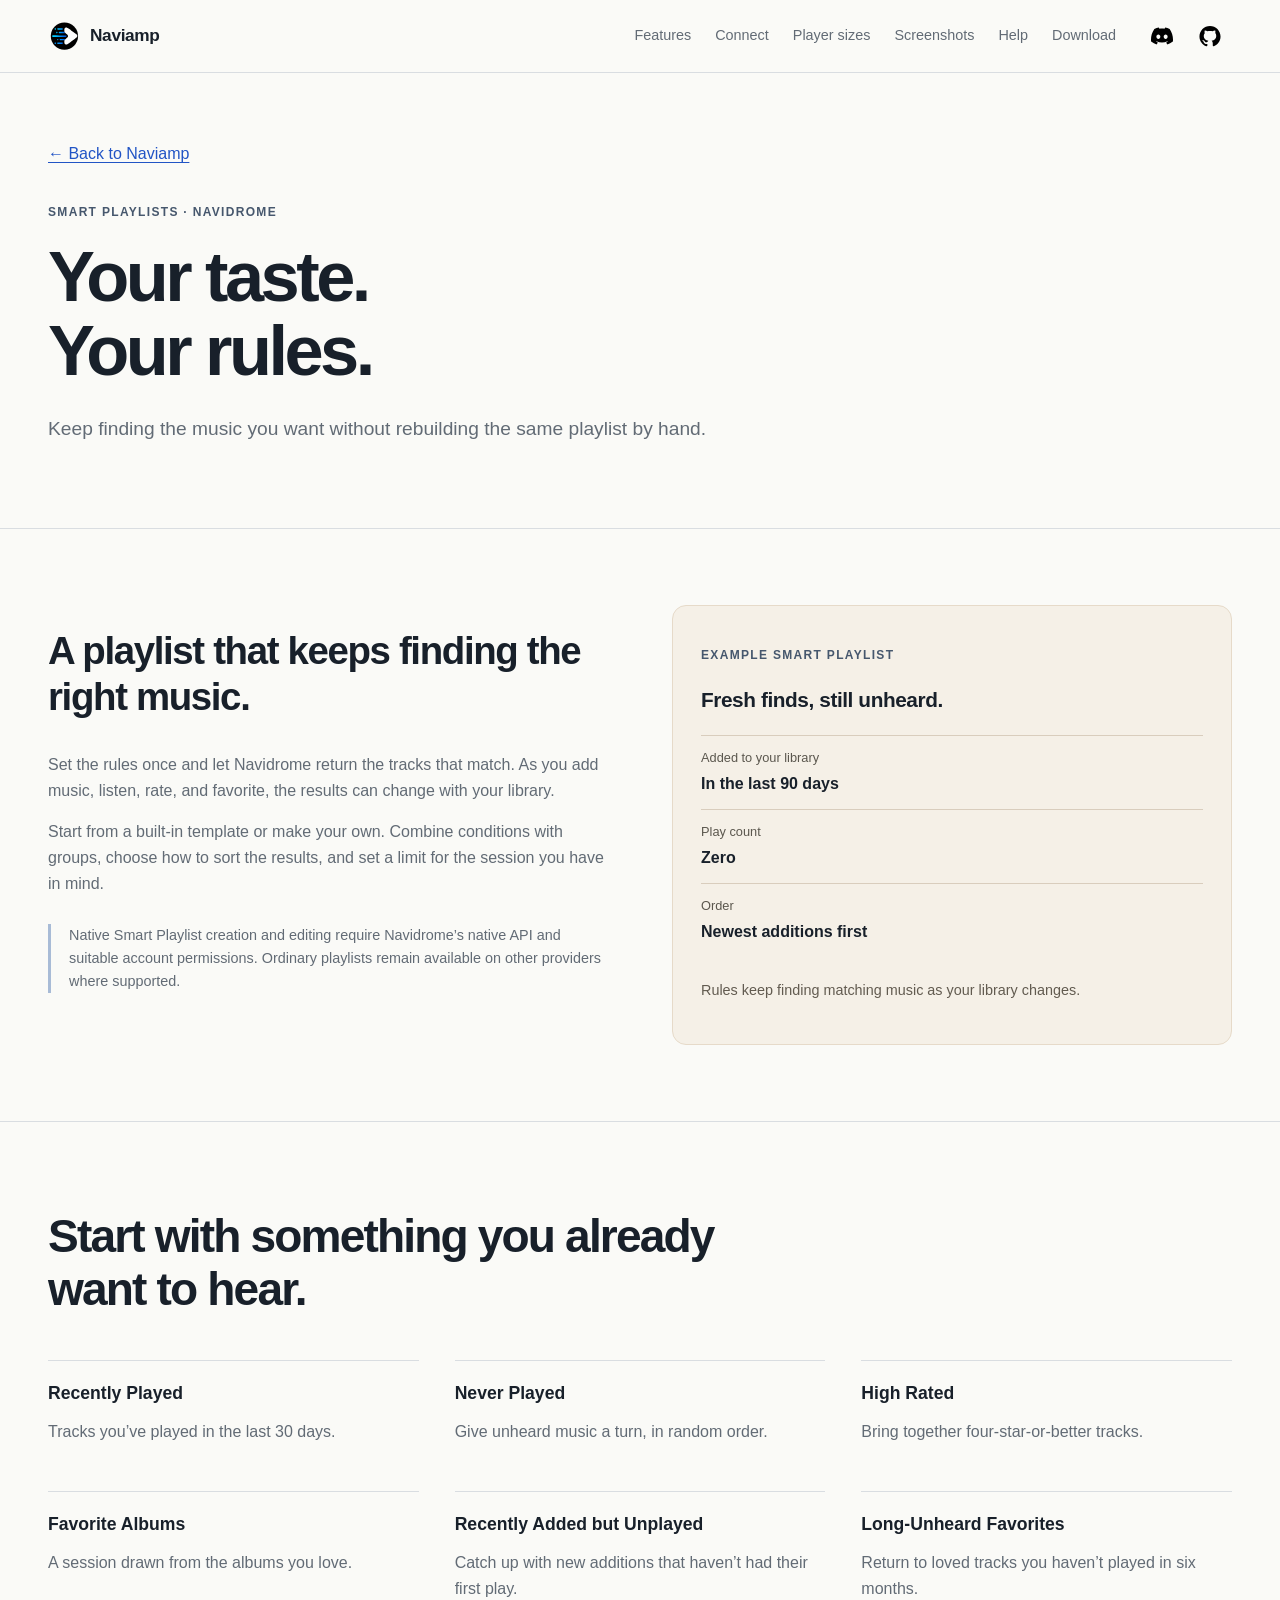
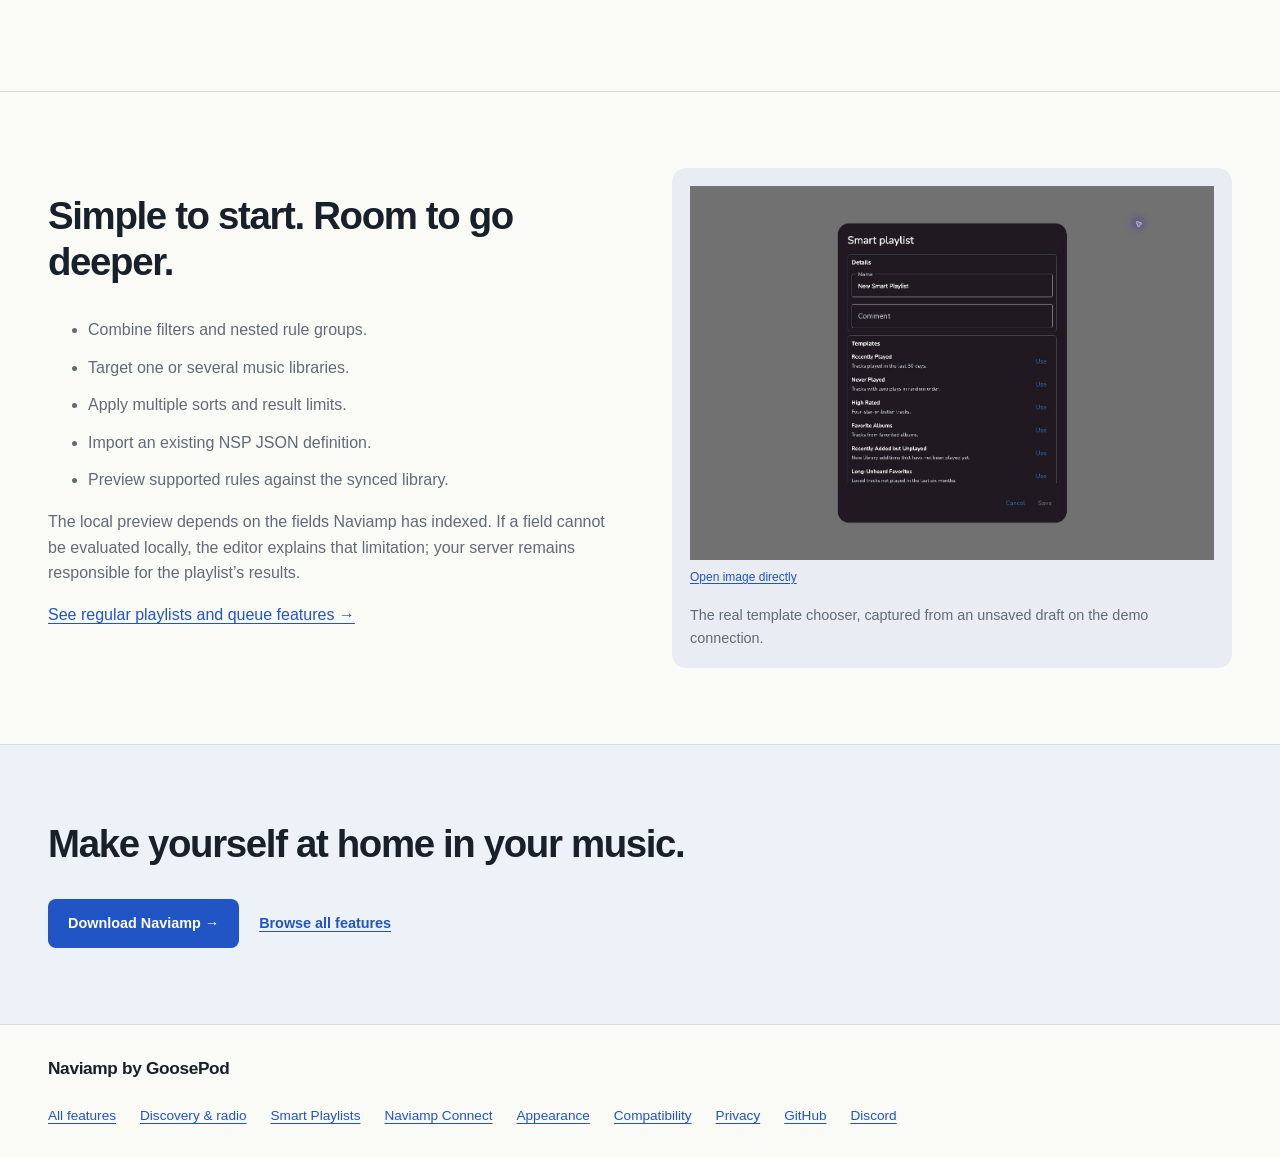
<file: naviamp/smart-playlists/index.html>
<!doctype html>
<html lang="en">
  <head>
    <meta charset="utf-8">
    <meta name="viewport" content="width=device-width, initial-scale=1">
    <meta name="description" content="Create native Navidrome Smart Playlists with templates, nested rules, sorting, limits, JSON import, and supported local previews.">
    <meta name="theme-color" content="#fafaf7">
    <meta property="og:title" content="Smart Playlists — Naviamp">
    <meta property="og:description" content="Create native Navidrome Smart Playlists with templates, nested rules, sorting, limits, JSON import, and supported local previews.">
    <meta property="og:image" content="https://goosepod.com/assets/naviamp/social-preview.jpg">
    <meta property="og:type" content="website">
    <meta property="og:url" content="https://goosepod.com/naviamp/smart-playlists/">
    <title>Smart Playlists — Naviamp</title>
    <link rel="icon" type="image/png" sizes="64x64" href="/assets/naviamp/favicon.png">
    <link rel="apple-touch-icon" sizes="180x180" href="/assets/naviamp/apple-touch-icon.png">
    <link rel="stylesheet" href="/styles.css">
    <link rel="stylesheet" href="/naviamp/website.css">
  </head>
  <body class="naviamp-site"><a class="skip-link" href="#main">Skip to content</a>
    <header class="site-header">
      <nav class="site-nav container" aria-label="Primary navigation"><a class="site-name product-brand" href="/naviamp/"><img src="/assets/naviamp/icon.svg" width="32" height="32" alt="">Naviamp</a>
        <div class="nav-links"><a href="/naviamp/features/">Features</a><a href="/naviamp/connect/">Connect</a><a href="/naviamp/#player-sizes">Player sizes</a><a href="/naviamp/#screenshots">Screenshots</a><a href="/naviamp/#help">Help</a><a href="/naviamp/#downloads">Download</a></div>
      <div class="header-socials" aria-label="Naviamp community"><a class="social-icon" href="https://discord.gg/7dd9954VGd" aria-label="Join Naviamp on Discord" title="Discord"><img src="/assets/social/discord.svg" width="22" height="22" alt=""></a><a class="social-icon" href="https://github.com/goosepod/naviamp" aria-label="Naviamp on GitHub" title="GitHub"><img src="/assets/social/github.svg" width="22" height="22" alt=""></a></div>
</nav>
    </header>
    <main id="main">

      <section class="container feature-intro"><a href="/naviamp/">← Back to Naviamp</a>
        <p class="eyebrow">Smart Playlists · Navidrome</p>
        <h1>Your taste.<br>Your rules.</h1>
        <p class="lead">Keep finding the music you want without rebuilding the same playlist by hand.</p>
      </section>

      <section class="section">
        <div class="container detail-split">
          <div class="reading-copy">
            <h2>A playlist that keeps finding the right music.</h2>
            <p>Set the rules once and let Navidrome return the tracks that match. As you add music, listen, rate, and favorite, the results can change with your library.</p>
            <p>Start from a built-in template or make your own. Combine conditions with groups, choose how to sort the results, and set a limit for the session you have in mind.</p>
            <p class="requirement">Native Smart Playlist creation and editing require Navidrome’s native API and suitable account permissions. Ordinary playlists remain available on other providers where supported.</p>
          </div>
          <div class="rule-example">
            <p class="eyebrow">Example Smart Playlist</p>
            <h3>Fresh finds, still unheard.</h3>
            <dl>
              <div>
                <dt>Added to your library</dt>
                <dd>In the last 90 days</dd>
              </div>
              <div>
                <dt>Play count</dt>
                <dd>Zero</dd>
              </div>
              <div>
                <dt>Order</dt>
                <dd>Newest additions first</dd>
              </div>
            </dl>
            <p>Rules keep finding matching music as your library changes.</p>
          </div>
        </div>
      </section>

      <section class="section">
        <div class="container">
          <div class="section-heading">
            <h2>Start with something you already want to hear.</h2>
          </div>
          <div class="quick-grid">
            <article>
              <h3>Recently Played</h3>
              <p>Tracks you’ve played in the last 30 days.</p>
            </article>
            <article>
              <h3>Never Played</h3>
              <p>Give unheard music a turn, in random order.</p>
            </article>
            <article>
              <h3>High Rated</h3>
              <p>Bring together four-star-or-better tracks.</p>
            </article>
            <article>
              <h3>Favorite Albums</h3>
              <p>A session drawn from the albums you love.</p>
            </article>
            <article>
              <h3>Recently Added but Unplayed</h3>
              <p>Catch up with new additions that haven’t had their first play.</p>
            </article>
            <article>
              <h3>Long-Unheard Favorites</h3>
              <p>Return to loved tracks you haven’t played in six months.</p>
            </article>
          </div>
        </div>
      </section>

      <section class="section">
        <div class="container detail-split">
          <div class="reading-copy">
            <h2>Simple to start. Room to go deeper.</h2>
            <ul>
              <li>Combine filters and nested rule groups.</li>
              <li>Target one or several music libraries.</li>
              <li>Apply multiple sorts and result limits.</li>
              <li>Import an existing NSP JSON definition.</li>
              <li>Preview supported rules against the synced library.</li>
            </ul>
            <p>The local preview depends on the fields Naviamp has indexed. If a field cannot be evaluated locally, the editor explains that limitation; your server remains responsible for the playlist’s results.</p>
            <p><a href="/naviamp/features/#playlists">See regular playlists and queue features →</a></p>
          </div>
          <figure>
            <button type="button" class="screenshot-trigger" command="show-modal" commandfor="shot-smart-playlist-templates" aria-label="Enlarge screenshot: Naviamp Smart Playlist editor showing built-in templates while connected to the Navidrome demo server"><img loading="lazy" src="/assets/naviamp/smart-playlist-templates.jpg" alt="Naviamp Smart Playlist editor showing built-in templates while connected to the Navidrome demo server" width="1281" height="913"></button>
            <a class="original-image-link" href="/assets/naviamp/smart-playlist-templates.jpg">Open image directly</a>
            <figcaption>The real template chooser, captured from an unsaved draft on the demo connection.</figcaption>
          </figure>
        </div>
      </section>

      <section class="section page-cta">
        <div class="container">
          <h2>Make yourself at home in your music.</h2>
          <div class="hero-actions"><a class="primary-button" href="/naviamp/#downloads">Download Naviamp →</a><a href="/naviamp/features/">Browse all features</a></div>
        </div>
      </section>
    </main>
    <footer class="site-footer">
      <div class="container"><a class="site-name" href="/">Naviamp by GoosePod</a>
        <nav class="feature-footer" aria-label="Explore Naviamp"><a href="/naviamp/features/">All features</a><a href="/naviamp/discovery/">Discovery &amp; radio</a><a href="/naviamp/smart-playlists/">Smart Playlists</a><a href="/naviamp/connect/">Naviamp Connect</a><a href="/naviamp/appearance/">Appearance</a><a href="/naviamp/compatibility/">Compatibility</a><a href="/naviamp/privacy/">Privacy</a><a href="https://github.com/goosepod/naviamp">GitHub</a><a href="https://discord.gg/7dd9954VGd">Discord</a></nav>
      </div>
    </footer>
    <dialog class="screenshot-dialog" id="shot-smart-playlist-templates" aria-labelledby="shot-smart-playlist-templates-caption" closedby="any">
      <form method="dialog">
        <button type="submit" autofocus>Close screenshot <span aria-hidden="true">×</span></button>
      </form>
      <figure><img loading="lazy" src="/assets/naviamp/smart-playlist-templates.jpg" alt="Naviamp Smart Playlist editor showing built-in templates while connected to the Navidrome demo server" width="1281" height="913">
        <figcaption id="shot-smart-playlist-templates-caption">Naviamp Smart Playlist editor showing built-in templates while connected to the Navidrome demo server <a href="/assets/naviamp/smart-playlist-templates.jpg">Open original image</a></figcaption>
      </figure>
    </dialog>
  </body>
</html>
</file>
<file: styles.css>
:root {
  color-scheme: light;
  --background: #fafaf7;
  --paper: #ffffff;
  --text: #18202a;
  --muted: #626b75;
  --line: #d9dde1;
  --soft: #eff1f3;
  --accent: #2154c5;
  --max-width: 1060px;
  --reading-width: 730px;
}

* {
  box-sizing: border-box;
}

html {
  scroll-behavior: smooth;
}

body {
  margin: 0;
  background: var(--background);
  color: var(--text);
  font-family: -apple-system, BlinkMacSystemFont, "Segoe UI", sans-serif;
  font-size: 16px;
  line-height: 1.6;
}

img {
  display: block;
  max-width: 100%;
}

a {
  color: var(--accent);
  text-underline-offset: 0.2em;
}

.container {
  margin: 0 auto;
  max-width: var(--max-width);
  padding-inline: 28px;
}

.site-header {
  border-bottom: 1px solid var(--line);
}

.site-nav {
  align-items: center;
  display: flex;
  justify-content: space-between;
  min-height: 72px;
}

.site-name {
  color: var(--text);
  font-size: 1.08rem;
  font-weight: 700;
  letter-spacing: -0.02em;
  text-decoration: none;
}

.nav-links {
  display: flex;
  gap: 24px;
}

.nav-links a {
  color: var(--muted);
  font-size: 0.9rem;
  text-decoration: none;
}

.nav-links a:hover,
.nav-links a[aria-current="page"] {
  color: var(--text);
}

.home-intro {
  max-width: 790px;
  padding-block: 110px 120px;
}

.label {
  color: var(--muted);
  font-size: 0.78rem;
  font-weight: 700;
  letter-spacing: 0.1em;
  margin: 0 0 18px;
  text-transform: uppercase;
}

h1,
h2,
h3,
p {
  overflow-wrap: break-word;
}

.home-intro h1 {
  font-size: clamp(2.8rem, 7vw, 4.6rem);
  font-weight: 650;
  letter-spacing: -0.045em;
  line-height: 1.03;
  margin: 0;
}

.home-intro .intro {
  color: var(--muted);
  font-size: 1.22rem;
  margin: 30px 0 0;
  max-width: 650px;
}

.text-link {
  display: inline-block;
  font-weight: 650;
  margin-top: 25px;
  text-decoration: none;
}

.text-link:hover {
  text-decoration: underline;
}

.section {
  border-top: 1px solid var(--line);
  padding-block: 76px;
}

.section-title {
  align-items: baseline;
  display: flex;
  gap: 20px;
  justify-content: space-between;
  margin-bottom: 42px;
}

.section-title h2 {
  font-size: 1rem;
  font-weight: 700;
  margin: 0;
}

.section-title p {
  color: var(--muted);
  margin: 0;
}

.project-summary {
  display: grid;
  gap: 50px;
  grid-template-columns: 1fr 1.45fr;
}

.project-copy {
  align-self: start;
  padding-top: 8px;
}

.project-identity {
  align-items: center;
  display: flex;
  gap: 16px;
}

.project-icon {
  height: 58px;
  object-fit: contain;
  width: 58px;
}

.project-mark,
.product-mark {
  align-items: center;
  background: linear-gradient(145deg, #172338, #2154c5);
  color: #ffffff;
  display: flex;
  flex: 0 0 auto;
  font-weight: 750;
  justify-content: center;
  letter-spacing: -0.04em;
}

.project-mark {
  border-radius: 15px;
  font-size: 1.15rem;
  height: 58px;
  width: 58px;
}

.product-mark {
  border-radius: 22px;
  font-size: 1.55rem;
  height: 78px;
  width: 78px;
}

.project-copy h3 {
  font-size: 2rem;
  letter-spacing: -0.035em;
  margin: 0;
}

.project-copy p {
  color: var(--muted);
  margin: 24px 0 0;
}

.project-image {
  background: var(--soft);
  border: 1px solid var(--line);
  padding: 28px 28px 0;
}

.project-image img {
  margin: 0 auto;
}

.project-summary-secondary {
  border-top: 1px solid var(--line);
  margin-top: 70px;
  padding-top: 70px;
}

.plugin-project-image {
  padding-bottom: 28px;
}

.feedss-project-image {
  align-self: start;
  padding-bottom: 28px;
}

.feedss-project-image img {
  border: 1px solid var(--line);
}

.about-grid {
  display: grid;
  gap: 50px;
  grid-template-columns: 1fr 2fr;
}

.about-grid h2 {
  font-size: 1rem;
  margin: 0;
}

.about-grid p {
  color: var(--muted);
  margin: 0 0 18px;
  max-width: 640px;
}

.site-footer {
  border-top: 1px solid var(--line);
  color: var(--muted);
  font-size: 0.84rem;
  padding-block: 30px;
}

.footer-row {
  display: flex;
  gap: 24px;
  justify-content: space-between;
}

.footer-links {
  display: flex;
  gap: 18px;
}

.footer-links a {
  color: inherit;
}

.product-intro {
  align-items: start;
  display: grid;
  gap: 36px;
  grid-template-columns: 86px minmax(0, 1fr);
  max-width: 930px;
  padding-block: 95px 80px;
}

.product-intro img {
  height: 78px;
  object-fit: contain;
  width: 78px;
}

.product-status {
  color: var(--muted);
  font-size: 0.78rem;
  font-weight: 700;
  letter-spacing: 0.08em;
  margin: 0 0 12px;
  text-transform: uppercase;
}

.product-intro h1 {
  font-size: clamp(3rem, 7vw, 5rem);
  font-weight: 650;
  letter-spacing: -0.05em;
  line-height: 1;
  margin: 0;
}

.product-intro .intro {
  color: var(--muted);
  font-size: 1.18rem;
  margin: 24px 0 0;
  max-width: 690px;
}

.meta-list,
.inline-links {
  display: flex;
  flex-wrap: wrap;
  gap: 8px 18px;
  margin-top: 24px;
}

.meta-list {
  color: var(--muted);
  font-size: 0.83rem;
}

.inline-links a {
  font-weight: 650;
}

.hero-screenshot {
  background: var(--soft);
  border-bottom: 1px solid var(--line);
  border-top: 1px solid var(--line);
  padding-block: 50px;
}

.download-section {
  scroll-margin-top: 24px;
}

.download-picker {
  align-items: center;
  display: flex;
  flex-wrap: wrap;
  gap: 10px 18px;
  margin-bottom: 24px;
}

.download-picker label {
  font-weight: 650;
}

.download-picker select {
  background: var(--paper);
  border: 1px solid var(--muted);
  border-radius: 6px;
  color: var(--text);
  font: inherit;
  max-width: 100%;
  min-height: 44px;
  padding: 8px 32px 8px 12px;
}

.download-picker p {
  color: var(--muted);
  flex-basis: 100%;
  font-size: 0.9rem;
  margin: 0;
}

.download-recommendation {
  background: var(--paper);
  border: 2px solid var(--accent);
  border-radius: 10px;
  margin-bottom: 28px;
  padding: clamp(22px, 4vw, 36px);
}

.download-recommendation h3 {
  font-size: 1.8rem;
  letter-spacing: -0.03em;
  margin: 0;
}

.download-recommendation > p:not(.label) {
  color: var(--muted);
  max-width: 700px;
}

.download-grid {
  display: grid;
  gap: 18px;
  grid-template-columns: repeat(auto-fit, minmax(min(100%, 280px), 1fr));
}

.download-card {
  background: var(--paper);
  border: 1px solid var(--line);
  border-radius: 8px;
  display: flex;
  flex-direction: column;
  padding: 24px;
}

.download-card h3 {
  font-size: 1.1rem;
  margin: 0;
}

.download-description {
  color: var(--muted);
  margin-block: 12px 24px;
}

.download-actions {
  align-items: flex-start;
  display: flex;
  flex-direction: column;
  gap: 14px;
  margin-top: auto;
}

.download-button {
  background: var(--accent);
  border: 2px solid var(--accent);
  border-radius: 6px;
  color: var(--paper);
  display: inline-block;
  font-weight: 650;
  padding: 10px 16px;
  text-decoration: none;
}

.download-button:hover {
  background: var(--text);
  border-color: var(--text);
}

.download-section a:focus-visible,
.download-picker select:focus-visible {
  outline: 3px solid var(--accent);
  outline-offset: 4px;
}

.download-picker[hidden],
.download-recommendation[hidden] {
  display: none;
}

.hero-screenshot img {
  margin: 0 auto;
  max-width: 900px;
  width: 100%;
}

.plugin-screenshot img {
  max-width: 1004px;
}

.feedss-screenshot img {
  border: 1px solid var(--line);
  max-width: 1004px;
}

.service-grid,
.feature-grid {
  display: grid;
  gap: 1px;
  grid-template-columns: repeat(2, minmax(0, 1fr));
}

.service-grid {
  background: var(--line);
  border: 1px solid var(--line);
}

.service-card {
  background: var(--paper);
  min-height: 190px;
  padding: 30px;
}

.service-card h3,
.feature-card h3 {
  font-size: 1rem;
  margin: 0 0 10px;
}

.service-card p,
.feature-card p {
  color: var(--muted);
  margin: 0;
}

.feature-grid {
  column-gap: 40px;
  row-gap: 0;
}

.feature-card {
  border-top: 1px solid var(--line);
  padding-block: 28px 34px;
}

.table-note,
.table-footnote {
  color: var(--muted);
  max-width: 850px;
}

.table-note {
  margin: -18px 0 28px;
}

.table-footnote {
  font-size: 0.9rem;
  margin: 20px 0 0;
}

.support-table-wrap {
  border: 1px solid var(--line);
  overflow-x: auto;
}

.support-table-wrap:focus-visible {
  outline: 3px solid rgba(33, 84, 197, 0.35);
  outline-offset: 3px;
}

.support-table {
  background: var(--paper);
  border-collapse: collapse;
  font-size: 0.9rem;
  line-height: 1.4;
  min-width: 820px;
  width: 100%;
}

.support-table th,
.support-table td {
  border-bottom: 1px solid var(--line);
  padding: 15px 17px;
  text-align: left;
  vertical-align: top;
}

.support-table thead th {
  background: var(--soft);
  font-size: 0.78rem;
  letter-spacing: 0.04em;
  text-transform: uppercase;
}

.support-table tbody th {
  font-weight: 650;
}

.support-table tbody tr:last-child > * {
  border-bottom: 0;
}

.format-support-table th:not(:first-child),
.format-support-table td {
  text-align: center;
}

.format-support-table th:first-child {
  min-width: 220px;
}

.feature-support-table th:first-child {
  width: 37%;
}

.feature-support-table th:nth-child(2) {
  width: 19%;
}

.cell-note {
  color: var(--muted);
  display: block;
  font-size: 0.76rem;
}

.feature-list {
  border-top: 1px solid var(--line);
}

.feature-row {
  border-bottom: 1px solid var(--line);
  display: grid;
  gap: 30px;
  grid-template-columns: 190px minmax(0, 1fr);
  padding-block: 30px;
}

.feature-row h3 {
  font-size: 1rem;
  margin: 0;
}

.feature-row p {
  color: var(--muted);
  margin: 0;
  max-width: 670px;
}

.screenshot-section {
  background: var(--soft);
}

.screenshot-grid {
  align-items: start;
  display: grid;
  gap: 22px;
  grid-template-columns: repeat(3, minmax(0, 1fr));
}

.screenshot-grid figure {
  background: var(--paper);
  border: 1px solid var(--line);
  margin: 0;
  padding: 22px 22px 0;
}

.screenshot-grid img {
  margin: 0 auto;
}

.screenshot-grid figure img {
  max-height: 660px;
}

.project-details {
  display: grid;
  gap: 45px;
  grid-template-columns: 1fr 2fr;
}

.project-details h2 {
  font-size: 1rem;
  margin: 0;
}

.project-details p,
.project-details li {
  color: var(--muted);
}

.project-details p:first-child {
  margin-top: 0;
}

.project-details ul {
  padding-left: 1.2rem;
}

.plain-feature-list {
  margin-bottom: 0;
}

.plain-feature-list li + li {
  margin-top: 8px;
}

.install-steps {
  border-top: 1px solid var(--line);
}

.install-step {
  border-bottom: 1px solid var(--line);
  display: grid;
  gap: 26px;
  grid-template-columns: 42px minmax(0, 1fr);
  padding-block: 28px;
}

.install-step > span {
  align-items: center;
  border: 1px solid var(--line);
  border-radius: 50%;
  color: var(--muted);
  display: flex;
  font-size: 0.85rem;
  font-weight: 700;
  height: 34px;
  justify-content: center;
  width: 34px;
}

.install-step h3 {
  font-size: 1rem;
  margin: 2px 0 7px;
}

.install-step p {
  color: var(--muted);
  margin: 0;
  max-width: 760px;
}

.notice {
  background: var(--soft);
  border-left: 3px solid var(--accent);
  color: #404954;
  margin-block: 26px;
  padding: 18px 20px;
}

code {
  font-family: "SFMono-Regular", Consolas, "Liberation Mono", monospace;
  font-size: 0.88em;
}

.privacy-wrap {
  padding-block: 80px 110px;
}

.policy {
  max-width: var(--reading-width);
}

.breadcrumbs {
  color: var(--muted);
  font-size: 0.84rem;
  margin-bottom: 34px;
}

.breadcrumbs a {
  color: inherit;
  text-decoration: none;
}

.policy h1 {
  font-size: clamp(2.5rem, 6vw, 4rem);
  font-weight: 650;
  letter-spacing: -0.04em;
  line-height: 1.05;
  margin: 0 0 14px;
}

.updated {
  color: var(--muted);
  margin-bottom: 50px;
}

.policy h2 {
  font-size: 1.22rem;
  margin: 38px 0 8px;
}

.policy p,
.policy li {
  color: #404954;
}

.not-found {
  min-height: calc(100vh - 73px);
  padding-block: 110px;
}

.not-found h1 {
  font-size: clamp(2.8rem, 7vw, 5rem);
  font-weight: 650;
  letter-spacing: -0.045em;
  line-height: 1;
  margin: 0 0 20px;
}

.not-found p {
  color: var(--muted);
  max-width: 520px;
}

@media (max-width: 760px) {
  .container {
    padding-inline: 20px;
  }

  .home-intro {
    padding-block: 75px 85px;
  }

  .section {
    padding-block: 55px;
  }

  .section-title,
  .footer-row {
    align-items: flex-start;
    flex-direction: column;
  }

  .project-summary,
  .about-grid,
  .project-details {
    grid-template-columns: 1fr;
  }

  .service-grid,
  .feature-grid {
    grid-template-columns: 1fr;
  }

  .product-intro {
    gap: 20px;
    grid-template-columns: 1fr;
    padding-block: 68px 60px;
  }

  .product-intro img {
    height: 64px;
    width: 64px;
  }

  .product-mark {
    border-radius: 18px;
    height: 64px;
    width: 64px;
  }

  .feature-row {
    gap: 8px;
    grid-template-columns: 1fr;
  }

  .screenshot-grid {
    grid-template-columns: repeat(2, minmax(0, 1fr));
  }

  .privacy-wrap {
    padding-block: 58px 80px;
  }
}

@media (max-width: 480px) {
  .site-nav {
    min-height: 64px;
  }

  .nav-links {
    gap: 16px;
  }

  .nav-links a:not(:last-child) {
    display: none;
  }

  .home-intro h1 {
    font-size: 2.75rem;
  }

  .project-image,
  .screenshot-grid figure {
    padding: 16px 16px 0;
  }

  .screenshot-grid {
    grid-template-columns: 1fr;
  }

  .footer-row {
    gap: 16px;
  }
}

@media (prefers-reduced-motion: reduce) {
  html {
    scroll-behavior: auto;
  }
}
</file>
<file: naviamp/website.css>
/* Naviamp-only presentation; other GoosePod pages retain the shared design. */
.naviamp-site { --max-width: 1240px; }
.naviamp-site [id] { scroll-margin-top: 24px; }
.naviamp-site .site-nav { gap: 24px; }
.product-brand { display: flex; align-items: center; gap: 10px; }
.product-brand img { width: 32px; height: 32px; }
.skip-link { position: fixed; top: -80px; left: 16px; z-index: 10; background: white; padding: 12px 20px; }
.skip-link:focus { top: 12px; }
.naviamp-site :focus-visible { outline: 3px solid #2154c5; outline-offset: 5px; }
.eyebrow { color: #46576d; font-size: .75rem; font-weight: 700; letter-spacing: .11em; text-transform: uppercase; }
.product-hero { display: grid; grid-template-columns: .85fr 1.15fr; align-items: center; gap: 48px; padding-block: 88px 72px; }
.product-hero h1 { font-size: clamp(2.8rem, 5vw, 4.65rem); letter-spacing: -.055em; line-height: 1.05; margin: 20px 0 24px; }
.hero-description { color: var(--muted); font-size: 1.1rem; max-width: 480px; }
.hero-actions { display: flex; flex-wrap: wrap; align-items: center; gap: 20px; margin-top: 30px; }
.hero-actions a { font-weight: 650; font-size: .9rem; }
.primary-button { background: var(--accent); border-radius: 8px; color: white; padding: 13px 20px; display: inline-flex; gap: 16px; align-items: center; justify-content: center; text-decoration: none; font-weight: 650; }
.primary-button:hover { background: #173e96; }
.hero-platforms { color: var(--text); font-size: .8rem; margin: 24px 0 6px; }
.hero-note { color: var(--muted); font-size: .8rem; margin: 0; }
.naviamp-site figure { margin: 0; min-width: 0; }
.hero-image { padding: 24px; border-radius: 24px; background: linear-gradient(135deg,#e6edf9,#f5e7e5 60%,#f1eacd); }
.hero-image img { width: 100%; height: auto; border-radius: 10px; box-shadow: 0 12px 30px #28354822; }
.naviamp-site figcaption { color: var(--muted); font-size: .9rem; margin-top: 16px; }
.hero-image figcaption { text-align: center; font-size: .75rem; }
.section-heading { max-width: 700px; margin-bottom: 44px; }
.section-heading h2 { font-size: clamp(2rem, 3.6vw, 3rem); line-height: 1.15; letter-spacing: -.04em; margin: 12px 0 18px; }
.section-heading > p:last-child { color: var(--muted); }
.feature-story { display: grid; grid-template-columns: .8fr 1.2fr; align-items: center; gap: 64px; margin-top: 72px; }
.feature-story h3 { font-size: clamp(1.75rem, 2.8vw, 2.35rem); letter-spacing: -.035em; line-height: 1.2; margin: 14px 0 20px; }
.feature-story p:not(.eyebrow) { color: var(--muted); }
.feature-story figure { background: #edf0f6; padding: 22px; border-radius: 18px; }
.feature-story img { max-height: 520px; width: 100%; object-fit: contain; border-radius: 9px; }
.feature-story.reverse { grid-template-columns: 1.2fr .8fr; }
.feature-story.reverse > div { grid-column: 2; grid-row: 1; }
.feature-story.reverse figure { grid-column: 1; grid-row: 1; background: #f0ebe4; }
.player-showcase { background: #f0f2f7; }
.showcase-tabs { display: flex; flex-wrap: wrap; gap: 8px; margin-bottom: 30px; }
.showcase-tabs[hidden], .showcase [hidden] { display: none; }
.showcase-tabs button { font: inherit; border: 1px solid #c9d0dc; background: transparent; color: #35455d; padding: 10px 18px; border-radius: 7px; cursor: pointer; }
.showcase-tabs button[aria-selected="true"] { background: #1b2d49; border-color: #1b2d49; color: white; }
.showcase-panels > figure { display: grid; grid-template-columns: 1.5fr 1fr; gap: 44px; align-items: center; margin-bottom: 36px; }
.showcase-panels > figure[hidden] { display: none; }
.layout-image { min-height: 460px; display: flex; align-items: center; justify-content: center; background: #e2e6ef; border-radius: 16px; padding: 28px; }
.layout-image img { max-height: 510px; width: auto; object-fit: contain; border-radius: 10px; box-shadow: 0 12px 25px #17233b20; }
.showcase figcaption h3 { color: var(--text); font-size: 1.7rem; line-height: 1.2; letter-spacing: -.03em; }
.showcase figcaption p { max-width: 360px; }
.capture-note { color: var(--muted); font-size: .8rem; max-width: 800px; }
.tour-grid { display: grid; grid-template-columns: 1fr 1fr; gap: 42px; }
.tour-grid figure > .screenshot-trigger { display: flex; min-height: 270px; background: #e9edf2; border-radius: 12px; padding: 20px; align-items: center; justify-content: center; }
.tour-grid img { max-height: 370px; width: auto; object-fit: contain; border-radius: 8px; }
.tour-grid h3 { color: var(--text); margin: 0 0 6px; }
.tour-grid p { margin: 0; }
.setup-steps { display: grid; grid-template-columns: repeat(3,1fr); gap: 40px; padding-left: 24px; margin-bottom: 64px; }
.setup-steps li { padding-left: 8px; }
.setup-steps li::marker { color: var(--accent); font-weight: bold; }
.setup-steps h3 { margin: 0 0 12px; font-size: 1.1rem; }
.setup-steps p { color: var(--muted); }
.faq { max-width: 800px; }
.faq details { border-bottom: 1px solid var(--line); padding: 20px 0; }
.faq summary { cursor: pointer; font-weight: 650; padding-right: 14px; }
.faq p { color: var(--muted); }
.faq code { overflow-wrap: anywhere; }
.release-strip { background: #edf1f8; }
.release-strip .container { display: flex; justify-content: space-between; align-items: center; gap: 30px; }
.release-strip h2 { font-size: 2rem; letter-spacing: -.03em; margin: 0; }
.release-strip p:last-child { color: var(--muted); }
.reference-intro { padding-block: 70px; }
.reference-intro h1 { font-size: clamp(2.5rem,5vw,4rem); line-height: 1.1; letter-spacing: -.04em; max-width: 800px; }
.naviamp-site .download-button { border-radius: 8px; }
@media (max-width: 960px) {
.product-hero { grid-template-columns: 1fr; gap: 36px; padding-top: 48px; }
.hero-copy { max-width: 690px; }
.hero-image { max-width: 850px; }
.feature-story, .feature-story.reverse { gap: 30px; grid-template-columns: 1fr 1fr; }
.showcase-panels > figure { grid-template-columns: 1.3fr 1fr; gap: 24px; }
.layout-image { min-height: 340px; padding: 20px; }
}
@media (max-width: 640px) {
.naviamp-site .site-nav { flex-direction: column; align-items: flex-start; gap: 12px; padding-block: 16px; }
.naviamp-site .nav-links { flex-wrap: wrap; gap: 10px 18px; }
.naviamp-site .nav-links a { font-size: .8rem; }
.naviamp-site .container { padding-inline: 22px; }
.product-hero h1 { font-size: 3rem; }
.hero-image { padding: 14px; }
.naviamp-site .section { padding-block: 48px; }
.feature-story, .feature-story.reverse, .showcase-panels > figure, .tour-grid, .setup-steps { grid-template-columns: 1fr; }
.feature-story { margin-top: 42px; }
.feature-story.reverse > div, .feature-story.reverse figure { grid-column: auto; grid-row: auto; }
.feature-story figure { padding: 14px; }
.layout-image { min-height: 260px; }
.layout-image img { max-height: 460px; }
.showcase figcaption { margin-top: 0; }
.showcase figcaption h3 { margin-top: 10px; }
.showcase-tabs button { padding: 9px 12px; font-size: .85rem; }
.tour-grid figure > .screenshot-trigger { min-height: 180px; }
.setup-steps { gap: 22px; }
.release-strip .container { align-items: flex-start; flex-direction: column; }
}
@media (prefers-reduced-motion: reduce) { html { scroll-behavior: auto; } }
/* The parent site hides project links on phones; product sections stay available. */
.naviamp-site .nav-links a:not(:last-child) { display: inline; }
/* Intrinsic dimensions reserve space while responsive images retain their aspect ratio. */
.naviamp-site img { height: auto; }

/* Feature pages share the product's static layout and ordinary anchor navigation. */
.feature-intro { padding-block: 68px 64px; }
.feature-intro .eyebrow { margin-top: 36px; }
.feature-intro h1 { font-size: clamp(2.8rem,5.5vw,4.8rem); line-height: 1.05; letter-spacing: -.05em; max-width: 1000px; margin: 18px 0 26px; }
.feature-intro .lead { font-size: 1.2rem; color: var(--muted); max-width: 760px; }
.flagship { background: #eff2f7; }
.flagship-grid { display: grid; grid-template-columns: 1fr 1fr; gap: 28px; }
.flagship-card { padding: 36px; background: #fff; border: 1px solid #dce2eb; border-radius: 16px; }
.flagship-card > h3 { font-size: clamp(1.8rem,3vw,2.4rem); line-height: 1.17; letter-spacing: -.04em; margin: 14px 0 20px; }
.flagship-card > p:not(.eyebrow) { color: var(--muted); }
.rule-example { background: #f5f0e7; border: 1px solid #e6dac9; border-radius: 14px; padding: 28px; margin-top: 26px; }
.rule-example h3 { font-size: 1.3rem; line-height: 1.3; letter-spacing: -.02em; }
.rule-example dl { margin: 22px 0; }
.rule-example dl > div { border-top: 1px solid #d9cdbd; padding-block: 12px; }
.rule-example dt { color: #5b574e; font-size: .8rem; }
.rule-example dd { margin: 3px 0 0; font-weight: 650; }
.rule-example > p:last-child { color: #625b50; font-size: .9rem; }
.connect-diagram { margin-top: 26px; background: #ecf2f6; padding: 24px; border-radius: 14px; }
.device-card { padding: 16px; border: 1px solid #c9d8e3; border-radius: 10px; background: #fff; display: grid; grid-template-columns: 36px 1fr; column-gap: 12px; }
.device-card > span { grid-row: span 2; font-size: 2rem; line-height: 1.3; color: #476b8b; }
.device-card strong { font-size: .95rem; }
.device-card small { color: #5f6d7a; font-size: .8rem; }
.playback-device { background: #1b2d49; color: #fff; border-color: #1b2d49; }
.playback-device small, .playback-device > span { color: #c2d7eb; }
.connection-line { display: flex; flex-direction: column; align-items: center; color: #53697e; font-size: .75rem; margin: 8px 0; }
.connection-line span { font-size: 1.3rem; line-height: 1.2; }
.server-pill { border: 1px solid #c9d8e3; border-radius: 30px; width: fit-content; margin: auto; padding: 8px 24px; background: white; font-size: .9rem; }
.capability-note, .requirement { font-size: .9rem; color: var(--muted); }
.requirement { border-left: 3px solid #a8bbd6; padding-left: 18px; margin-block: 28px; }
.quick-grid { display: grid; grid-template-columns: repeat(3,1fr); gap: 32px 36px; }
.quick-grid article { padding-top: 18px; border-top: 1px solid var(--line); }
.quick-grid h3 { margin: 0 0 12px; font-size: 1.1rem; }
.quick-grid p { color: var(--muted); margin: 0 0 14px; }
.quick-grid a { font-size: .9rem; }
.section-jumps { display: flex; gap: 10px; flex-wrap: wrap; padding-bottom: 44px; }
.section-jumps a { border: 1px solid #cbd3df; border-radius: 6px; padding: 8px 12px; font-size: .9rem; text-decoration: none; }
.feature-directory { display: grid; grid-template-columns: repeat(3,1fr); gap: 28px 36px; margin: 0; }
.feature-directory dt { font-weight: 700; margin-bottom: 8px; }
.feature-directory dd { color: var(--muted); margin: 0; }
.detail-split { display: grid; grid-template-columns: 1fr 1fr; gap: 64px; align-items: center; }
.detail-split h2, .reading-copy h2, .page-cta h2 { font-size: clamp(1.8rem,3vw,2.5rem); letter-spacing: -.035em; line-height: 1.2; margin-top: 0; }
.reading-copy { max-width: 790px; }
.reading-copy p, .reading-copy li { color: var(--muted); }
.reading-copy li { margin-block: 12px; }
.detail-split figure { background: #e9edf3; border-radius: 14px; padding: 18px; }
.detail-split figure img { max-height: 570px; object-fit: contain; }
.detail-split > .rule-example, .detail-split > .connect-diagram { margin-top: 0; }
.comparison-grid { display: grid; grid-template-columns: 1fr 1fr; gap: 36px; }
.comparison-grid article { display: grid; grid-template-rows: auto 1fr auto; align-items: start; }
.comparison-grid article > p { color: var(--muted); }
.comparison-grid h3 { font-size: 1.4rem; }
.radio-illustration { background: #f5f0e7; padding: 30px; border-radius: 14px; text-align: center; }
.radio-illustration > div { border: 1px solid #ded3c2; border-radius: 10px; background: #fffdf8; padding: 20px; }
.radio-illustration p:not(.eyebrow) { color: var(--muted); font-size: .9rem; }
.radio-illustration > span { display: block; padding: 10px; font-size: 1.5rem; }
.feature-footer { display: flex; flex-wrap: wrap; gap: 12px 24px; margin-top: 22px; }
.feature-footer a { font-size: .85rem; }
.page-cta { background: #edf1f8; }

/* Native HTML dialogs: no custom focus management or gallery runtime. */
.screenshot-trigger { display: block; border: 0; padding: 0; color: inherit; background: transparent; font: inherit; cursor: zoom-in; max-width: 100%; }
.hero-image > .screenshot-trigger, .feature-story .screenshot-trigger, .comparison-grid .screenshot-trigger { width: 100%; }
.tour-grid figure > .screenshot-trigger { display: flex; width: 100%; min-height: 270px; background: #e9edf2; border-radius: 12px; padding: 20px; align-items: center; justify-content: center; }
.original-image-link { display: inline-block; font-size: .8rem; margin-top: 8px; }
.screenshot-dialog { color: #edf2fa; background: #151e2c; border: 1px solid #3e4d63; border-radius: 12px; padding: 18px; width: min(94vw,1400px); max-height: 94vh; max-height: 94dvh; }
.screenshot-dialog::backdrop { background: #0c1420df; }
.screenshot-dialog form { display: flex; justify-content: flex-end; margin-bottom: 14px; }
.screenshot-dialog form button { background: #edf2fa; color: #18202a; font: inherit; border: 0; border-radius: 6px; padding: 8px 14px; cursor: pointer; }
.screenshot-dialog form button span { font-size: 1.2rem; margin-left: 10px; }
.screenshot-dialog figure img { max-width: 100%; max-height: calc(85vh - 100px); max-height: calc(85dvh - 100px); width: auto; object-fit: contain; margin: auto; border-radius: 6px; }
.screenshot-dialog figcaption { color: #c5d1e0; font-size: .8rem; text-align: center; }
.screenshot-dialog a { color: #b8d4ff; display: inline-block; margin-left: 12px; }
html:has(.screenshot-dialog[open]) { overflow: hidden; }
@media (max-width: 960px) {
.quick-grid, .feature-directory { grid-template-columns: 1fr 1fr; }
.flagship-card { padding: 24px; }
.detail-split { gap: 30px; }
}
@media (max-width: 640px) {
.flagship-grid, .quick-grid, .feature-directory, .detail-split, .comparison-grid { grid-template-columns: 1fr; }
.feature-intro { padding-block: 44px; }
.rule-example, .connect-diagram { padding: 22px; }
.detail-split { gap: 28px; }
.tour-grid figure > .screenshot-trigger { min-height: 180px; }
.screenshot-dialog { padding: 10px; width: 96vw; }
.screenshot-dialog figure img { max-height: calc(80dvh - 100px); }
}
/* Ordinary image links are always available when native dialog commands are unavailable. */
.layout-image { flex-direction: column; gap: 12px; }
.original-image-link { font-size: .75rem; }

/* Keep navigation in view without a fixed-position spacer or JavaScript. */
.naviamp-site { --header-clearance: 104px; }
.naviamp-site .site-header { position: sticky; top: 0; z-index: 5; background: var(--background); }
.naviamp-site [id] { scroll-margin-top: var(--header-clearance); }
.naviamp-site .site-nav { display: grid; grid-template-columns: auto 1fr auto; gap: 24px; }
.naviamp-site .nav-links { justify-content: flex-end; flex-wrap: wrap; }
.header-socials { display: flex; gap: 4px; align-items: center; }
.social-icon { display: inline-flex; align-items: center; justify-content: center; width: 44px; height: 44px; border-radius: 8px; }
.social-icon:hover { background: #e6ebf2; }
.social-icon img { width: 22px; height: 22px; }
.skip-link { z-index: 6; }
@media (max-width: 760px) {
.naviamp-site { --header-clearance: calc(6rem + 64px); }
.naviamp-site .site-nav { grid-template-columns: 1fr auto; gap: 12px; padding-block: 12px; }
.naviamp-site .nav-links { grid-column: 1 / -1; grid-row: 2; justify-content: flex-start; }
.header-socials { grid-column: 2; grid-row: 1; }
}
/* Keep an odd final provider card from leaving an empty grid cell. */
.naviamp-site .service-card:last-child:nth-child(odd) { grid-column: 1 / -1; }
</file>
